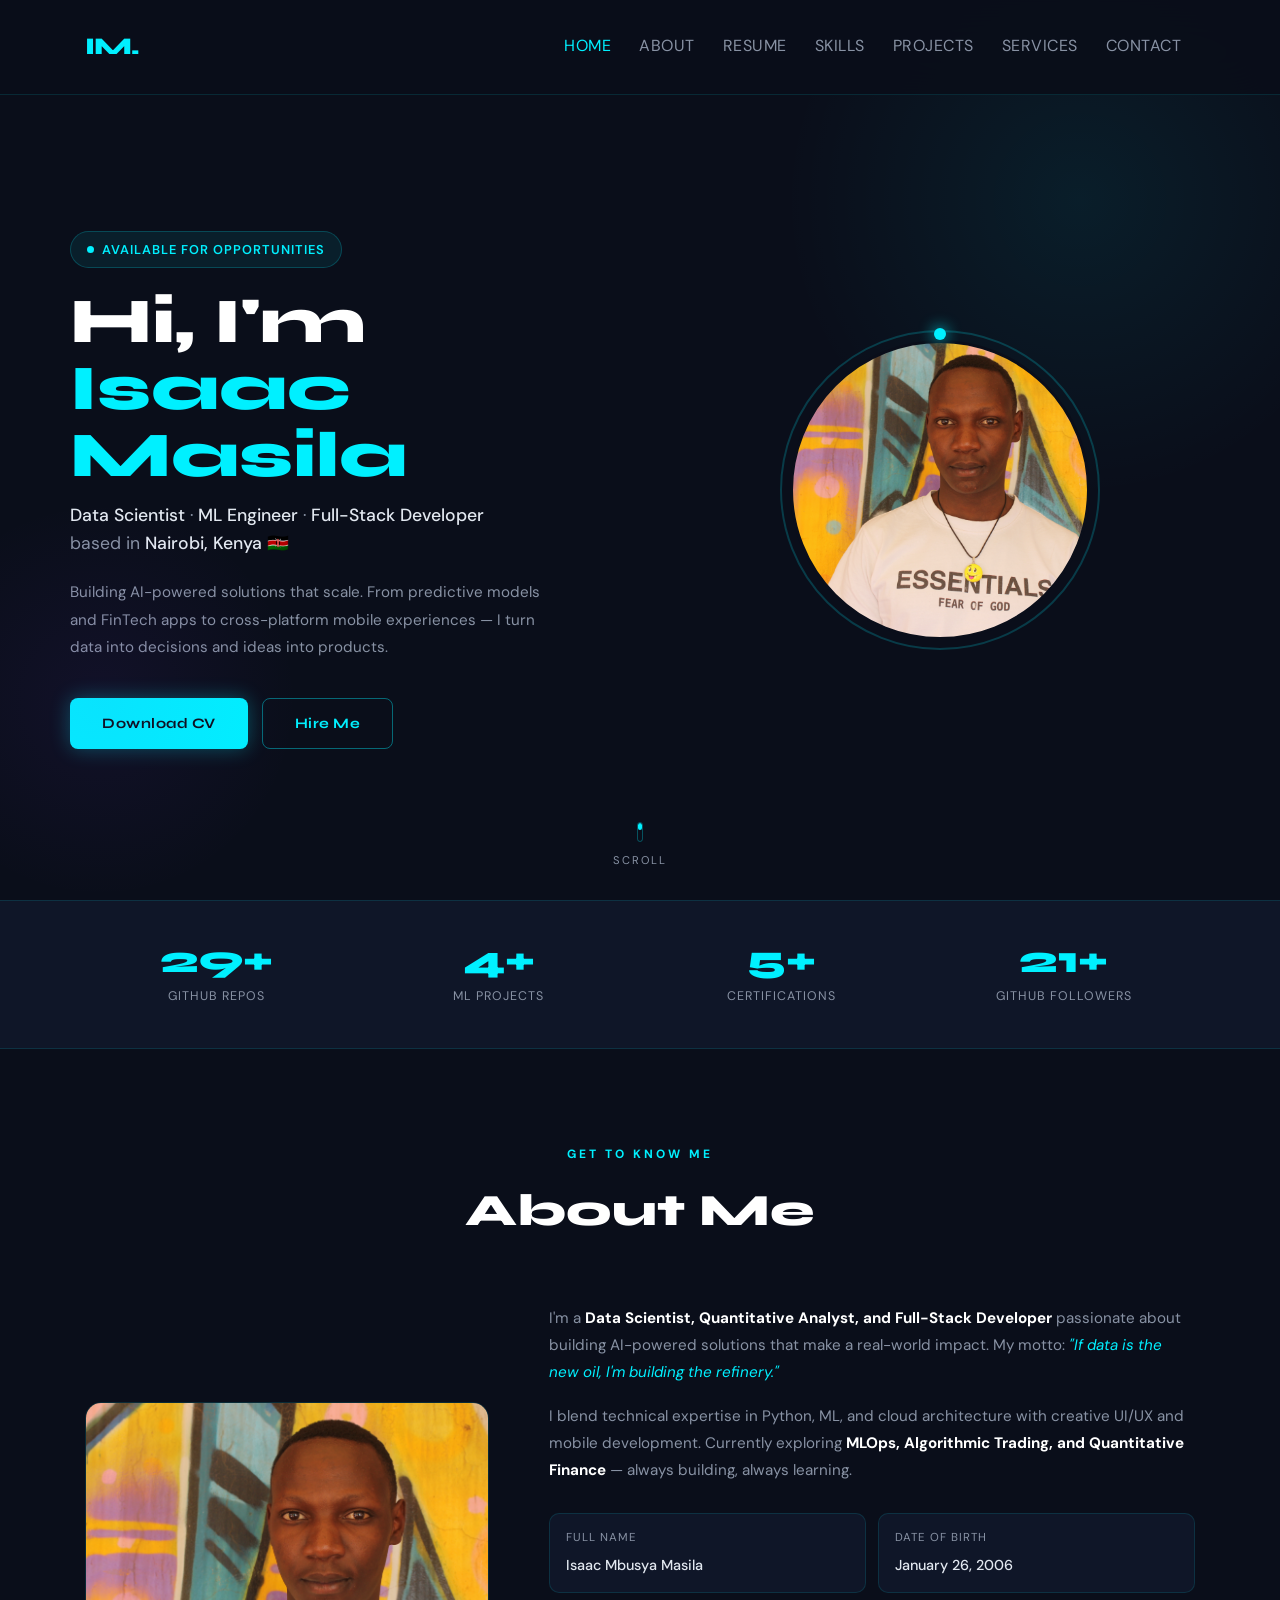
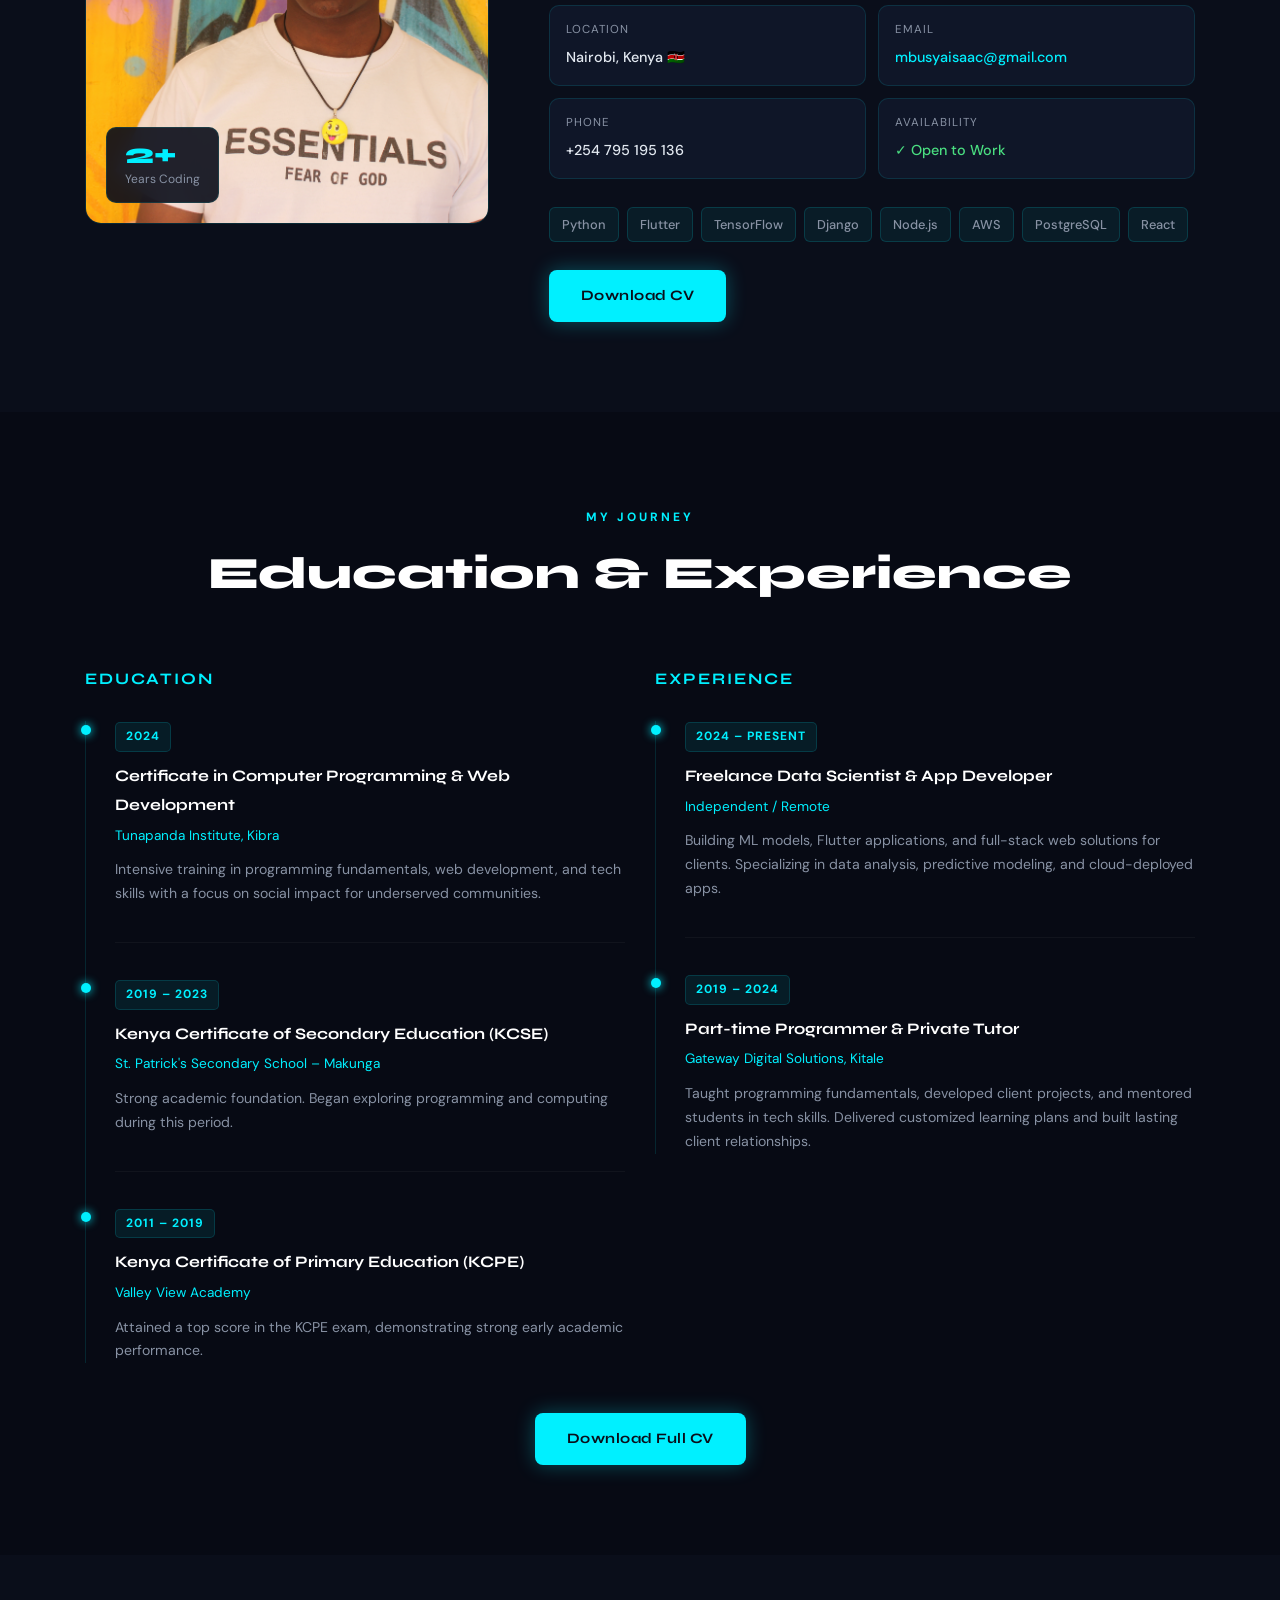
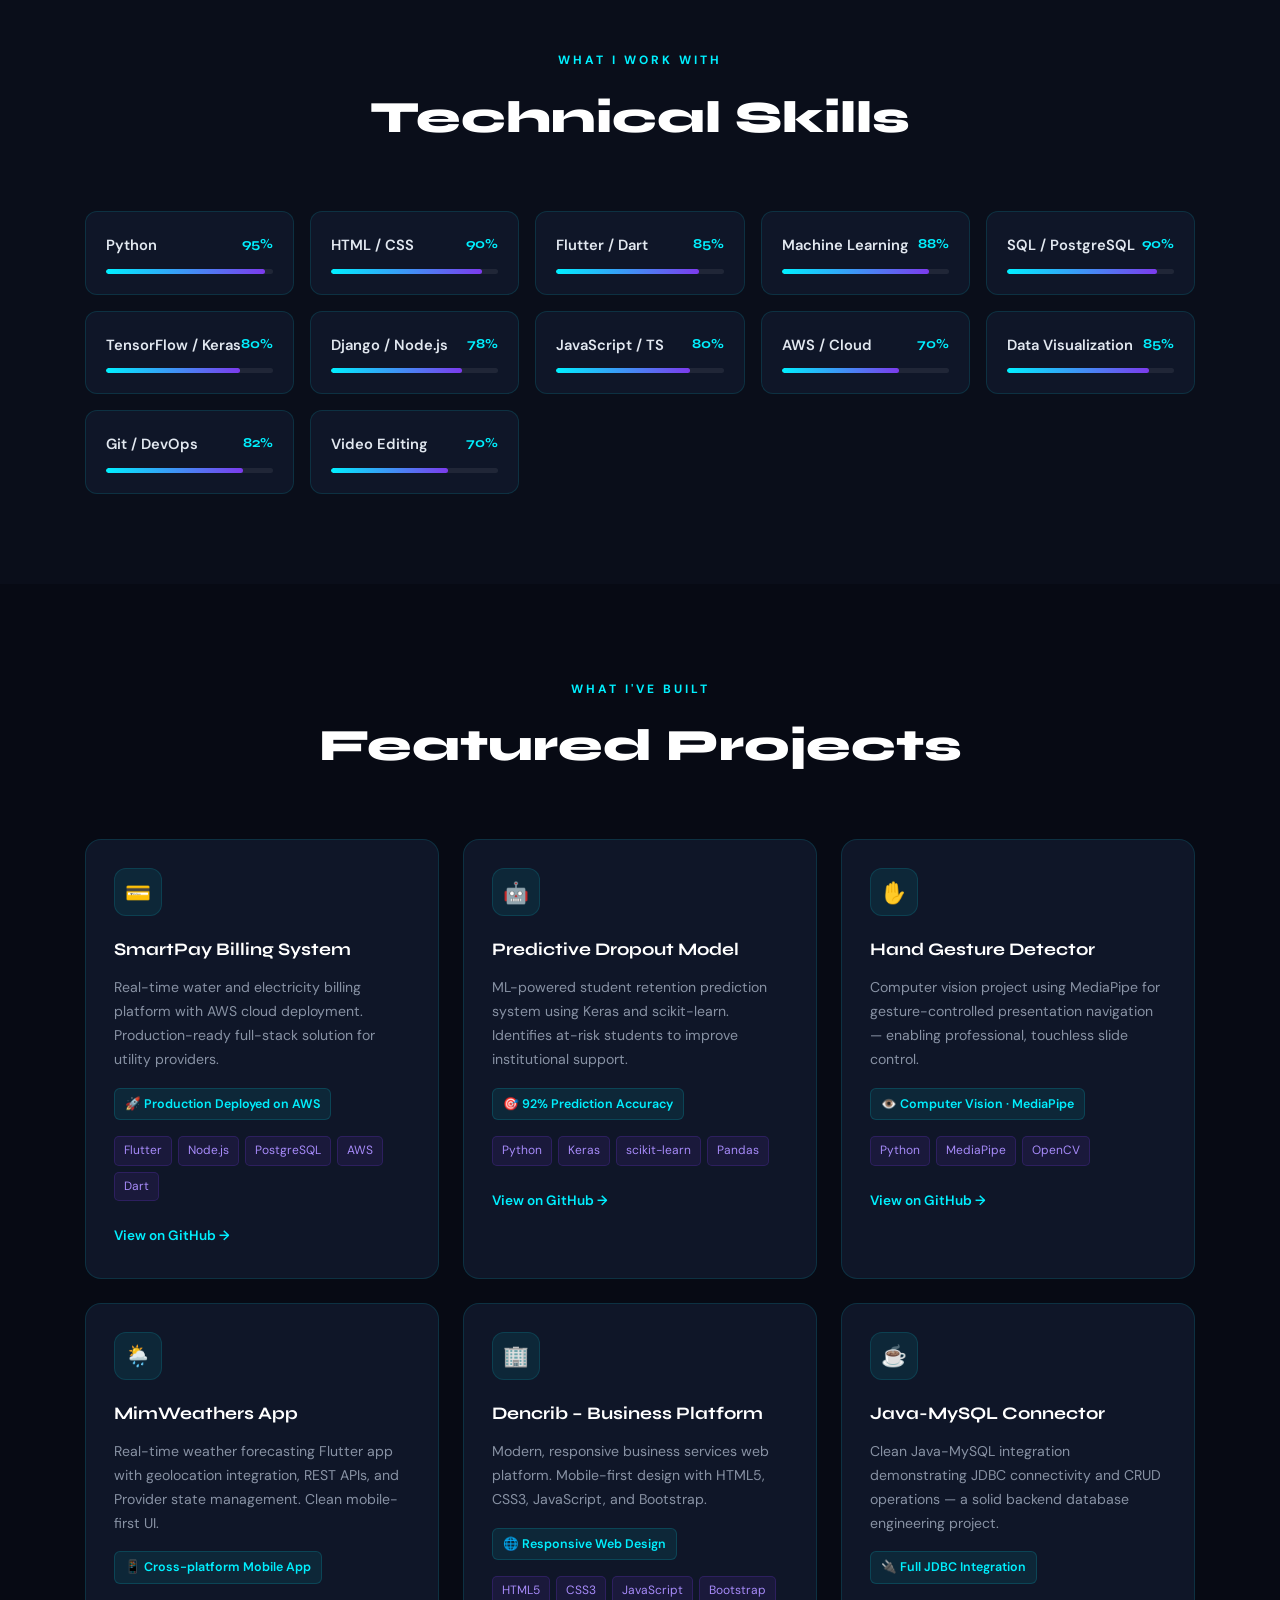
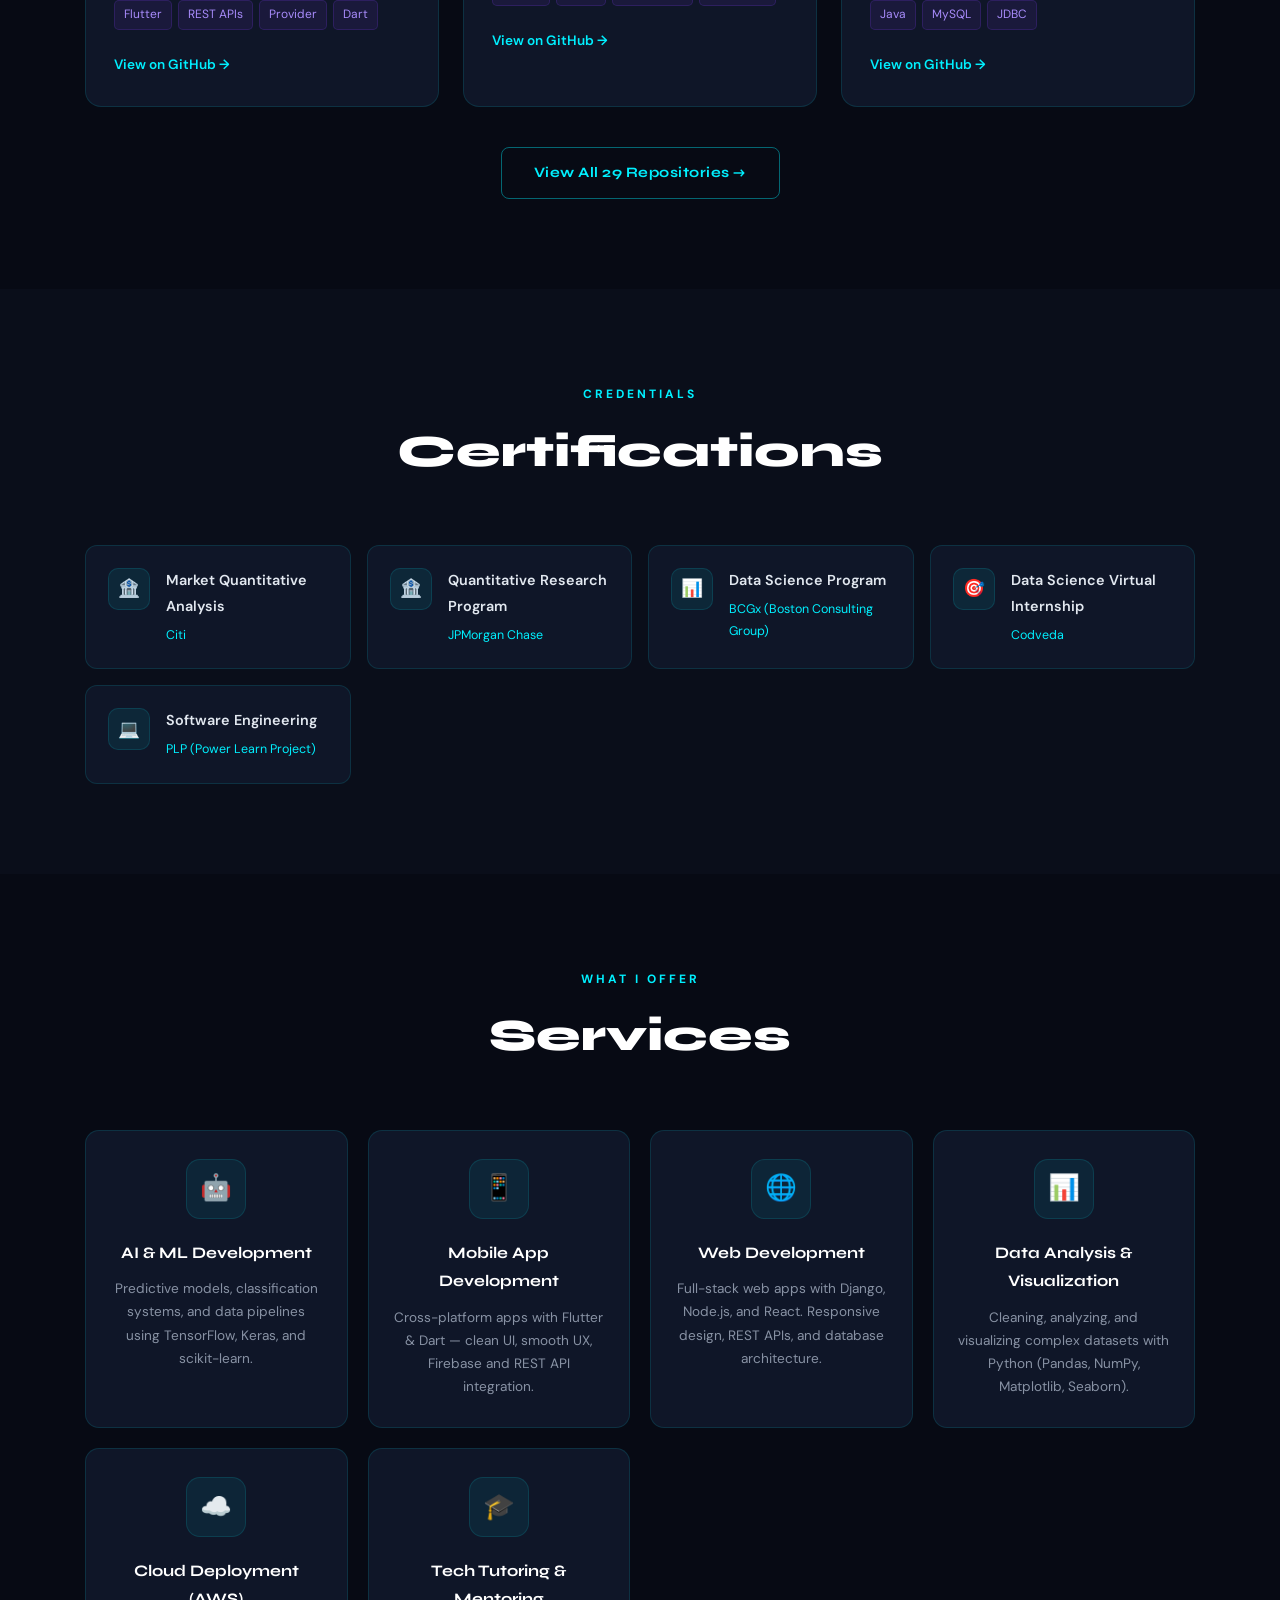
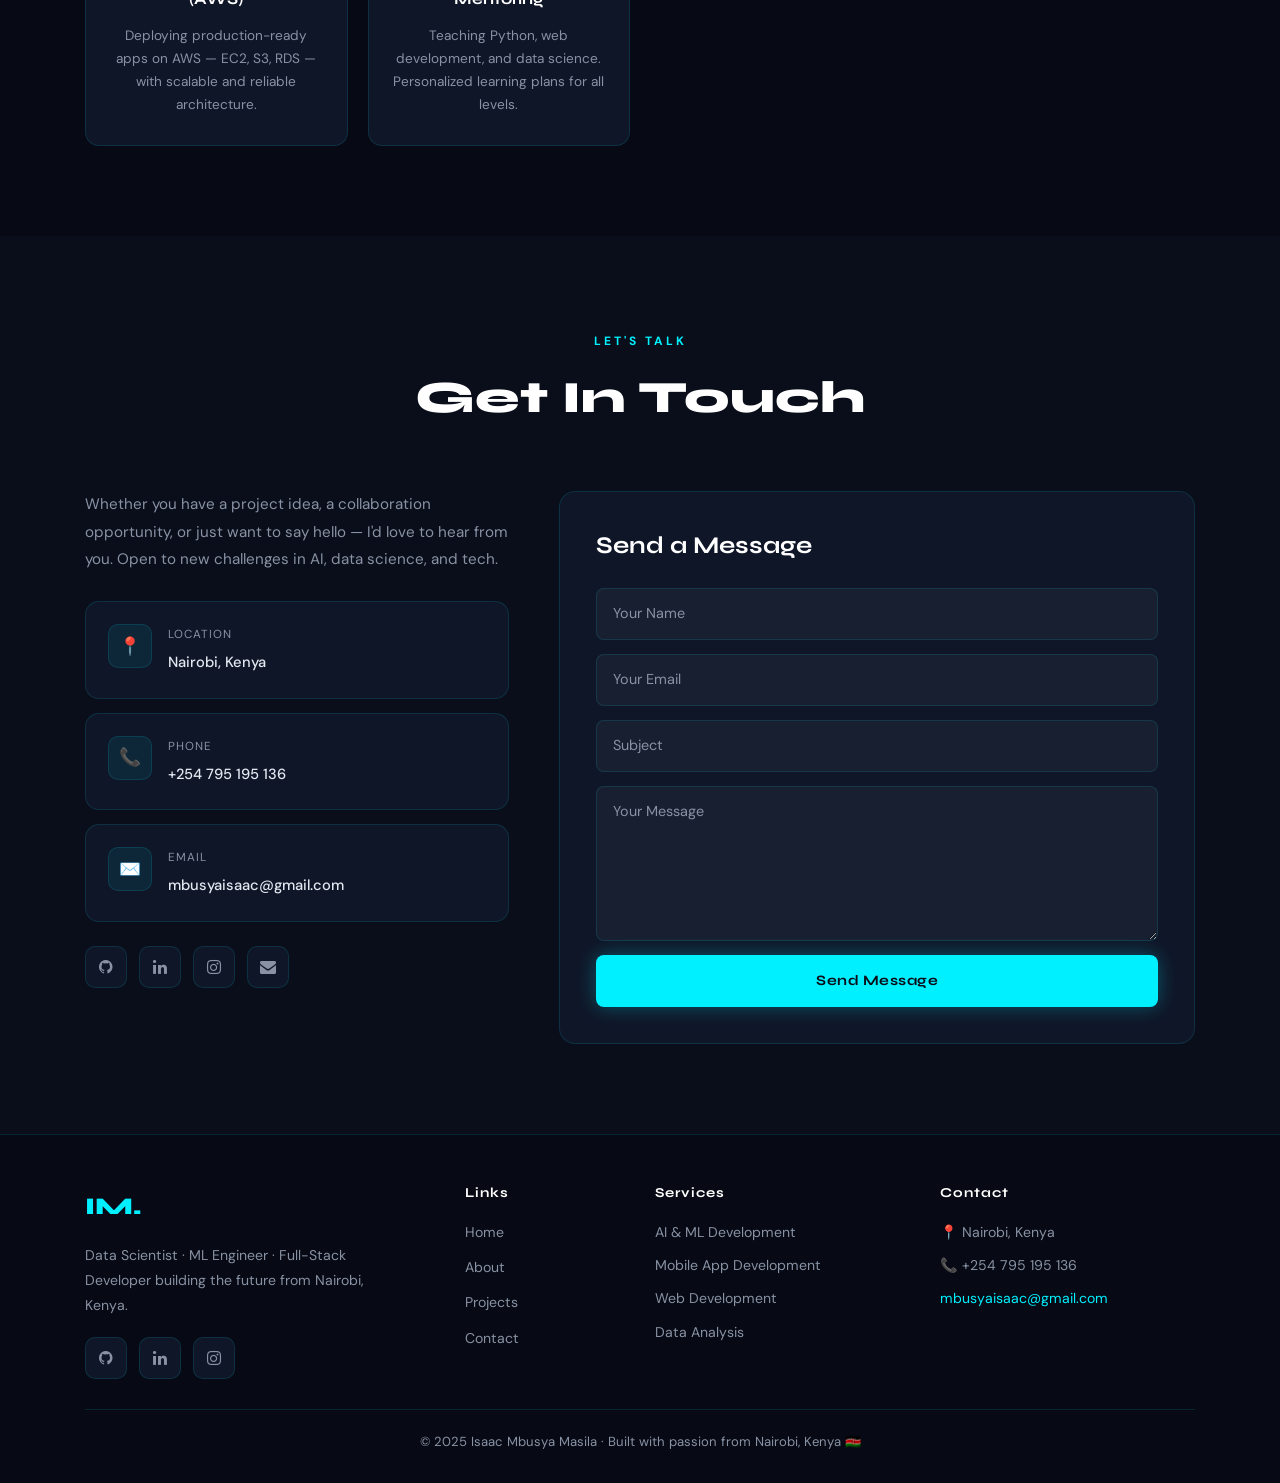
<file: index.html>
<!doctype html>
<html lang="en">
  <head>
    <title>Isaac Masila | Data Scientist & Full-Stack Developer</title>
    <meta charset="utf-8" />
    <meta
      name="viewport"
      content="width=device-width, initial-scale=1, shrink-to-fit=no"
    />
    <meta
      name="description"
      content="Isaac Masila – Data Scientist, ML Engineer & Full-Stack Developer based in Kenya."
    />

    <link
      href="https://fonts.googleapis.com/css2?family=Syne:wght@400;600;700;800&family=DM+Sans:wght@300;400;500&display=swap"
      rel="stylesheet"
    />
    <link rel="stylesheet" href="css/open-iconic-bootstrap.min.css" />
    <link rel="stylesheet" href="css/animate.css" />
    <link rel="stylesheet" href="css/owl.carousel.min.css" />
    <link rel="stylesheet" href="css/owl.theme.default.min.css" />
    <link rel="stylesheet" href="css/magnific-popup.css" />
    <link rel="stylesheet" href="css/aos.css" />
    <link rel="stylesheet" href="css/ionicons.min.css" />
    <link rel="stylesheet" href="css/flaticon.css" />
    <link rel="stylesheet" href="css/icomoon.css" />
    <link rel="stylesheet" href="css/style.css" />

    <style>
      :root {
        --primary: #00f0ff;
        --bg-dark: #0a0e1a;
        --bg-card: #0f1628;
        --text-main: #e2e8f0;
        --text-muted: #8892a4;
        --accent: #7c3aed;
        --border: rgba(0, 240, 255, 0.12);
        --glow: 0 0 30px rgba(0, 240, 255, 0.15);
      }
      * {
        box-sizing: border-box;
      }
      body {
        background-color: var(--bg-dark);
        color: var(--text-main);
        font-family: "DM Sans", sans-serif;
        overflow-x: hidden;
      }
      h1,
      h2,
      h3,
      h4,
      h5 {
        font-family: "Syne", sans-serif;
      }

      /* NAVBAR */
      .ftco_navbar {
        background: rgba(10, 14, 26, 0.95) !important;
        backdrop-filter: blur(20px);
        border-bottom: 1px solid var(--border);
        padding: 14px 0;
      }
      .navbar-brand {
        font-family: "Syne", sans-serif;
        font-weight: 800;
        font-size: 1.5rem;
        color: var(--primary) !important;
        letter-spacing: -1px;
      }
      .ftco_navbar .nav-link {
        color: var(--text-muted) !important;
        font-weight: 500;
        font-size: 0.88rem;
        letter-spacing: 0.5px;
        text-transform: uppercase;
        transition: color 0.2s;
        padding: 6px 14px !important;
      }
      .ftco_navbar .nav-link:hover,
      .ftco_navbar .nav-link.active {
        color: var(--primary) !important;
      }

      /* HERO */
      #home-section {
        min-height: 100vh;
        display: flex;
        align-items: center;
        background: var(--bg-dark);
        position: relative;
        overflow: hidden;
        padding-top: 80px;
      }
      .hero-grid {
        width: 100%;
        max-width: 1200px;
        margin: 0 auto;
        padding: 0 30px;
        display: grid;
        grid-template-columns: 1fr 1fr;
        gap: 60px;
        align-items: center;
      }
      .hero-glow1 {
        position: absolute;
        width: 600px;
        height: 600px;
        border-radius: 50%;
        background: radial-gradient(
          circle,
          rgba(0, 240, 255, 0.07) 0%,
          transparent 70%
        );
        top: -100px;
        right: -100px;
        pointer-events: none;
      }
      .hero-glow2 {
        position: absolute;
        width: 400px;
        height: 400px;
        border-radius: 50%;
        background: radial-gradient(
          circle,
          rgba(124, 58, 237, 0.07) 0%,
          transparent 70%
        );
        bottom: 0;
        left: -100px;
        pointer-events: none;
      }
      .hero-tag {
        display: inline-flex;
        align-items: center;
        gap: 8px;
        background: rgba(0, 240, 255, 0.08);
        border: 1px solid rgba(0, 240, 255, 0.2);
        border-radius: 50px;
        padding: 6px 16px;
        font-size: 0.8rem;
        color: var(--primary);
        font-weight: 600;
        letter-spacing: 1px;
        text-transform: uppercase;
        margin-bottom: 20px;
      }
      .hero-tag::before {
        content: "";
        width: 7px;
        height: 7px;
        background: var(--primary);
        border-radius: 50%;
        animation: blink 1.5s infinite;
      }
      @keyframes blink {
        0%,
        100% {
          opacity: 1;
        }
        50% {
          opacity: 0.3;
        }
      }
      .hero-name {
        font-family: "Syne", sans-serif;
        font-size: clamp(2.8rem, 5vw, 4.2rem);
        font-weight: 800;
        line-height: 1.05;
        color: #fff;
        margin-bottom: 12px;
      }
      .hero-name span {
        color: var(--primary);
      }
      .hero-roles {
        font-size: 1.1rem;
        color: var(--text-muted);
        margin-bottom: 22px;
        line-height: 1.6;
      }
      .hero-roles strong {
        color: var(--text-main);
        font-weight: 500;
      }
      .hero-desc {
        font-size: 0.95rem;
        color: var(--text-muted);
        line-height: 1.8;
        max-width: 480px;
        margin-bottom: 36px;
      }
      .hero-btns {
        display: flex;
        gap: 14px;
        flex-wrap: wrap;
      }
      .btn-glow {
        background: var(--primary);
        color: #0a0e1a !important;
        font-family: "Syne", sans-serif;
        font-weight: 700;
        font-size: 0.9rem;
        padding: 13px 32px;
        border-radius: 8px;
        border: none;
        text-decoration: none !important;
        letter-spacing: 0.5px;
        transition: all 0.3s;
        box-shadow: 0 0 20px rgba(0, 240, 255, 0.3);
        display: inline-block;
      }
      .btn-glow:hover {
        transform: translateY(-2px);
        box-shadow: 0 0 35px rgba(0, 240, 255, 0.5);
      }
      .btn-outline-glow {
        background: transparent;
        color: var(--primary) !important;
        font-family: "Syne", sans-serif;
        font-weight: 700;
        font-size: 0.9rem;
        padding: 12px 32px;
        border-radius: 8px;
        border: 1px solid rgba(0, 240, 255, 0.4);
        text-decoration: none !important;
        letter-spacing: 0.5px;
        transition: all 0.3s;
        display: inline-block;
      }
      .btn-outline-glow:hover {
        background: rgba(0, 240, 255, 0.07);
        border-color: var(--primary);
        transform: translateY(-2px);
      }

      /* HERO IMAGE */
      .hero-img-wrap {
        display: flex;
        justify-content: center;
        align-items: center;
      }
      .hero-ring {
        width: 320px;
        height: 320px;
        border-radius: 50%;
        border: 2px solid rgba(0, 240, 255, 0.2);
        padding: 8px;
        position: relative;
        animation: spin 12s linear infinite;
      }
      .hero-ring::before {
        content: "";
        position: absolute;
        top: -4px;
        left: 50%;
        width: 12px;
        height: 12px;
        background: var(--primary);
        border-radius: 50%;
        transform: translateX(-50%);
        box-shadow: 0 0 15px var(--primary);
      }
      @keyframes spin {
        from {
          transform: rotate(0deg);
        }
        to {
          transform: rotate(360deg);
        }
      }
      .hero-img {
        width: 100%;
        height: 100%;
        border-radius: 50%;
        background-image: url(images/Mine.JPG);
        background-size: cover;
        background-position: center top;
        border: 3px solid var(--bg-dark);
        animation: spin 12s linear infinite reverse;
      }

      /* STATS */
      .stats-bar {
        background: var(--bg-card);
        border-top: 1px solid var(--border);
        border-bottom: 1px solid var(--border);
        padding: 40px 0;
      }
      .stats-inner {
        display: grid;
        grid-template-columns: repeat(4, 1fr);
        gap: 20px;
        text-align: center;
      }
      .stat-num {
        font-family: "Syne", sans-serif;
        font-size: 2.4rem;
        font-weight: 800;
        color: var(--primary);
        line-height: 1;
      }
      .stat-lbl {
        font-size: 0.78rem;
        color: var(--text-muted);
        text-transform: uppercase;
        letter-spacing: 1px;
        margin-top: 6px;
      }

      /* SECTIONS */
      .sec {
        padding: 90px 0;
      }
      .sec-alt {
        padding: 90px 0;
        background: #070a14;
      }
      .sec-head {
        text-align: center;
        margin-bottom: 60px;
      }
      .eyebrow {
        display: inline-block;
        font-size: 0.75rem;
        font-weight: 700;
        letter-spacing: 3px;
        text-transform: uppercase;
        color: var(--primary);
        margin-bottom: 12px;
      }
      .sec-head h2 {
        font-family: "Syne", sans-serif;
        font-size: clamp(2rem, 3.5vw, 2.8rem);
        font-weight: 800;
        color: #fff;
        margin-bottom: 0;
      }

      /* ABOUT */
      .about-grid {
        display: grid;
        grid-template-columns: 1fr 1.6fr;
        gap: 60px;
        align-items: center;
      }
      .about-img-wrap {
        border-radius: 16px;
        overflow: hidden;
        border: 1px solid var(--border);
        position: relative;
      }
      .about-img-wrap img {
        width: 100%;
        height: 420px;
        object-fit: cover;
        object-position: center top;
        display: block;
      }
      .about-badge {
        position: absolute;
        bottom: 20px;
        left: 20px;
        background: rgba(10, 14, 26, 0.9);
        border: 1px solid var(--border);
        border-radius: 10px;
        padding: 12px 18px;
        backdrop-filter: blur(10px);
      }
      .about-badge .n {
        font-family: "Syne", sans-serif;
        font-size: 1.8rem;
        font-weight: 800;
        color: var(--primary);
        line-height: 1;
      }
      .about-badge .l {
        font-size: 0.75rem;
        color: var(--text-muted);
      }
      .info-grid {
        display: grid;
        grid-template-columns: 1fr 1fr;
        gap: 12px;
        margin: 28px 0;
      }
      .info-item {
        background: var(--bg-card);
        border: 1px solid var(--border);
        border-radius: 10px;
        padding: 14px 16px;
      }
      .info-item .k {
        font-size: 0.72rem;
        color: var(--text-muted);
        text-transform: uppercase;
        letter-spacing: 1px;
        margin-bottom: 4px;
      }
      .info-item .v {
        font-size: 0.9rem;
        color: var(--text-main);
        font-weight: 500;
      }
      .about-text {
        font-size: 0.95rem;
        color: var(--text-muted);
        line-height: 1.8;
      }
      .tags {
        display: flex;
        flex-wrap: wrap;
        gap: 8px;
        margin-top: 16px;
      }
      .tag {
        background: rgba(0, 240, 255, 0.06);
        border: 1px solid rgba(0, 240, 255, 0.15);
        color: var(--text-muted);
        border-radius: 6px;
        padding: 5px 12px;
        font-size: 0.8rem;
        font-weight: 500;
        transition: all 0.2s;
      }
      .tag:hover {
        background: rgba(0, 240, 255, 0.12);
        color: var(--primary);
        border-color: rgba(0, 240, 255, 0.3);
      }

      /* SKILLS */
      .skills-grid {
        display: grid;
        grid-template-columns: repeat(auto-fit, minmax(200px, 1fr));
        gap: 16px;
      }
      .skill-card {
        background: var(--bg-card);
        border: 1px solid var(--border);
        border-radius: 12px;
        padding: 20px;
        transition: all 0.3s;
      }
      .skill-card:hover {
        border-color: rgba(0, 240, 255, 0.35);
        transform: translateY(-3px);
        box-shadow: var(--glow);
      }
      .skill-name {
        font-weight: 600;
        font-size: 0.92rem;
        margin-bottom: 10px;
        display: flex;
        justify-content: space-between;
      }
      .skill-pct {
        color: var(--primary);
        font-family: "Syne", sans-serif;
        font-size: 0.85rem;
        font-weight: 700;
      }
      .skill-bar {
        height: 5px;
        background: rgba(255, 255, 255, 0.07);
        border-radius: 10px;
        overflow: hidden;
      }
      .skill-fill {
        height: 100%;
        background: linear-gradient(90deg, var(--primary), var(--accent));
        border-radius: 10px;
      }

      /* PROJECTS */
      .proj-grid {
        display: grid;
        grid-template-columns: repeat(auto-fit, minmax(320px, 1fr));
        gap: 24px;
      }
      .proj-card {
        background: var(--bg-card);
        border: 1px solid var(--border);
        border-radius: 16px;
        padding: 28px;
        transition: all 0.3s;
        position: relative;
        overflow: hidden;
      }
      .proj-card::before {
        content: "";
        position: absolute;
        top: 0;
        left: 0;
        right: 0;
        height: 3px;
        background: linear-gradient(90deg, var(--primary), var(--accent));
        opacity: 0;
        transition: opacity 0.3s;
      }
      .proj-card:hover {
        border-color: rgba(0, 240, 255, 0.3);
        transform: translateY(-5px);
        box-shadow:
          0 20px 50px rgba(0, 0, 0, 0.4),
          var(--glow);
      }
      .proj-card:hover::before {
        opacity: 1;
      }
      .proj-ico {
        width: 48px;
        height: 48px;
        background: rgba(0, 240, 255, 0.08);
        border: 1px solid var(--border);
        border-radius: 12px;
        display: flex;
        align-items: center;
        justify-content: center;
        margin-bottom: 18px;
        font-size: 1.3rem;
      }
      .proj-title {
        font-family: "Syne", sans-serif;
        font-weight: 700;
        font-size: 1.1rem;
        color: #fff;
        margin-bottom: 10px;
      }
      .proj-desc {
        font-size: 0.88rem;
        color: var(--text-muted);
        line-height: 1.7;
        margin-bottom: 16px;
      }
      .proj-impact {
        display: inline-block;
        background: rgba(0, 240, 255, 0.08);
        border: 1px solid rgba(0, 240, 255, 0.15);
        color: var(--primary);
        font-size: 0.78rem;
        font-weight: 600;
        padding: 4px 10px;
        border-radius: 6px;
        margin-bottom: 16px;
      }
      .stack-tags {
        display: flex;
        flex-wrap: wrap;
        gap: 6px;
        margin-bottom: 20px;
      }
      .stack-tag {
        background: rgba(124, 58, 237, 0.1);
        border: 1px solid rgba(124, 58, 237, 0.2);
        color: #a78bfa;
        font-size: 0.75rem;
        padding: 3px 9px;
        border-radius: 5px;
      }
      .proj-link {
        display: inline-flex;
        align-items: center;
        gap: 6px;
        color: var(--primary);
        font-size: 0.85rem;
        font-weight: 600;
        text-decoration: none;
        transition: gap 0.2s;
      }
      .proj-link:hover {
        color: var(--primary);
        gap: 10px;
        text-decoration: none;
      }

      /* CERTS */
      .cert-grid {
        display: grid;
        grid-template-columns: repeat(auto-fit, minmax(260px, 1fr));
        gap: 16px;
      }
      .cert-card {
        background: var(--bg-card);
        border: 1px solid var(--border);
        border-radius: 12px;
        padding: 22px;
        display: flex;
        gap: 16px;
        align-items: flex-start;
        transition: all 0.3s;
      }
      .cert-card:hover {
        border-color: rgba(0, 240, 255, 0.3);
        transform: translateY(-2px);
        box-shadow: var(--glow);
      }
      .cert-ico {
        width: 42px;
        height: 42px;
        min-width: 42px;
        background: rgba(0, 240, 255, 0.08);
        border: 1px solid var(--border);
        border-radius: 10px;
        display: flex;
        align-items: center;
        justify-content: center;
        font-size: 1.1rem;
      }
      .cert-name {
        font-weight: 600;
        font-size: 0.9rem;
        color: var(--text-main);
        margin-bottom: 4px;
      }
      .cert-by {
        font-size: 0.78rem;
        color: var(--primary);
      }

      /* TIMELINE */
      .timeline {
        position: relative;
        padding-left: 30px;
      }
      .timeline::before {
        content: "";
        position: absolute;
        left: 0;
        top: 0;
        bottom: 0;
        width: 1px;
        background: var(--border);
      }
      .tl-item {
        position: relative;
        margin-bottom: 36px;
        padding-bottom: 36px;
        border-bottom: 1px solid rgba(255, 255, 255, 0.04);
      }
      .tl-item:last-child {
        margin-bottom: 0;
        padding-bottom: 0;
        border-bottom: none;
      }
      .tl-dot {
        position: absolute;
        left: -34px;
        top: 4px;
        width: 10px;
        height: 10px;
        background: var(--primary);
        border-radius: 50%;
        box-shadow: 0 0 10px var(--primary);
      }
      .tl-date {
        display: inline-block;
        font-size: 0.75rem;
        font-weight: 700;
        letter-spacing: 1px;
        text-transform: uppercase;
        color: var(--primary);
        background: rgba(0, 240, 255, 0.08);
        border: 1px solid rgba(0, 240, 255, 0.15);
        border-radius: 5px;
        padding: 3px 10px;
        margin-bottom: 10px;
      }
      .tl-title {
        font-family: "Syne", sans-serif;
        font-weight: 700;
        font-size: 1rem;
        color: #fff;
        margin-bottom: 4px;
      }
      .tl-inst {
        font-size: 0.85rem;
        color: var(--primary);
        margin-bottom: 10px;
      }
      .tl-desc {
        font-size: 0.88rem;
        color: var(--text-muted);
        line-height: 1.7;
      }

      /* SERVICES */
      .svc-grid {
        display: grid;
        grid-template-columns: repeat(auto-fit, minmax(240px, 1fr));
        gap: 20px;
      }
      .svc-card {
        background: var(--bg-card);
        border: 1px solid var(--border);
        border-radius: 14px;
        padding: 28px 24px;
        text-align: center;
        transition: all 0.3s;
      }
      .svc-card:hover {
        border-color: rgba(0, 240, 255, 0.3);
        transform: translateY(-4px);
        box-shadow: var(--glow);
      }
      .svc-ico {
        width: 60px;
        height: 60px;
        background: rgba(0, 240, 255, 0.07);
        border: 1px solid var(--border);
        border-radius: 14px;
        display: flex;
        align-items: center;
        justify-content: center;
        margin: 0 auto 20px;
        font-size: 1.6rem;
      }
      .svc-title {
        font-family: "Syne", sans-serif;
        font-weight: 700;
        font-size: 1rem;
        color: #fff;
        margin-bottom: 10px;
      }
      .svc-desc {
        font-size: 0.85rem;
        color: var(--text-muted);
        line-height: 1.7;
      }

      /* CONTACT */
      .contact-grid {
        display: grid;
        grid-template-columns: 1fr 1.5fr;
        gap: 50px;
      }
      .contact-card {
        background: var(--bg-card);
        border: 1px solid var(--border);
        border-radius: 14px;
        padding: 22px;
        display: flex;
        gap: 16px;
        align-items: flex-start;
        transition: all 0.3s;
        margin-bottom: 14px;
      }
      .contact-card:hover {
        border-color: rgba(0, 240, 255, 0.3);
        box-shadow: var(--glow);
      }
      .contact-ico {
        width: 44px;
        height: 44px;
        min-width: 44px;
        background: rgba(0, 240, 255, 0.08);
        border: 1px solid var(--border);
        border-radius: 10px;
        display: flex;
        align-items: center;
        justify-content: center;
        font-size: 1.1rem;
        color: var(--primary);
      }
      .contact-lbl {
        font-size: 0.73rem;
        color: var(--text-muted);
        text-transform: uppercase;
        letter-spacing: 1px;
        margin-bottom: 4px;
      }
      .contact-val {
        font-size: 0.92rem;
        color: var(--text-main);
        font-weight: 500;
      }
      .contact-val a {
        color: var(--text-main);
        text-decoration: none;
        transition: color 0.2s;
      }
      .contact-val a:hover {
        color: var(--primary);
      }
      .cf-wrap {
        background: var(--bg-card);
        border: 1px solid var(--border);
        border-radius: 16px;
        padding: 36px;
      }
      .cf-input {
        background: rgba(255, 255, 255, 0.04) !important;
        border: 1px solid var(--border) !important;
        border-radius: 8px !important;
        color: var(--text-main) !important;
        padding: 12px 16px !important;
        font-size: 0.9rem !important;
        transition: border-color 0.2s !important;
        width: 100%;
        margin-bottom: 14px;
        display: block;
      }
      .cf-input:focus {
        border-color: rgba(0, 240, 255, 0.4) !important;
        outline: none !important;
        background: rgba(255, 255, 255, 0.05) !important;
      }
      .cf-input::placeholder {
        color: var(--text-muted) !important;
      }
      .socials {
        display: flex;
        gap: 12px;
        margin-top: 24px;
      }
      .social-a {
        width: 42px;
        height: 42px;
        background: var(--bg-card);
        border: 1px solid var(--border);
        border-radius: 10px;
        display: flex;
        align-items: center;
        justify-content: center;
        color: var(--text-muted);
        font-size: 1rem;
        text-decoration: none;
        transition: all 0.3s;
      }
      .social-a:hover {
        border-color: rgba(0, 240, 255, 0.4);
        color: var(--primary);
        transform: translateY(-2px);
        text-decoration: none;
      }

      /* FOOTER */
      .footer-wrap {
        background: #070a14;
        border-top: 1px solid var(--border);
        padding: 50px 0 30px;
      }
      .footer-logo-a {
        font-family: "Syne", sans-serif;
        font-size: 1.5rem;
        font-weight: 800;
        color: var(--primary);
        text-decoration: none;
        display: block;
        margin-bottom: 14px;
      }
      .footer-copy {
        font-size: 0.82rem;
        color: var(--text-muted);
        margin-top: 30px;
        padding-top: 20px;
        border-top: 1px solid var(--border);
        text-align: center;
      }
      .footer-link {
        color: var(--text-muted);
        text-decoration: none;
        font-size: 0.88rem;
        display: block;
        margin-bottom: 10px;
        transition: color 0.2s;
      }
      .footer-link:hover {
        color: var(--primary);
        text-decoration: none;
      }

      /* SCROLL */
      .scroll-ind {
        position: absolute;
        bottom: 30px;
        left: 50%;
        transform: translateX(-50%);
        display: flex;
        flex-direction: column;
        align-items: center;
        gap: 8px;
      }
      .scroll-d {
        width: 6px;
        height: 20px;
        border: 1px solid rgba(0, 240, 255, 0.3);
        border-radius: 10px;
        position: relative;
        overflow: hidden;
      }
      .scroll-d::after {
        content: "";
        position: absolute;
        width: 100%;
        height: 40%;
        background: var(--primary);
        top: 0;
        left: 0;
        border-radius: 10px;
        animation: scrolld 1.8s ease infinite;
      }
      @keyframes scrolld {
        0% {
          top: 0;
          opacity: 1;
        }
        100% {
          top: 100%;
          opacity: 0;
        }
      }
      .scroll-t {
        font-size: 0.7rem;
        color: var(--text-muted);
        letter-spacing: 2px;
        text-transform: uppercase;
      }

      /* RESPONSIVE */
      @media (max-width: 768px) {
        .hero-grid {
          grid-template-columns: 1fr;
          text-align: center;
          gap: 40px;
        }
        .hero-img-wrap {
          order: -1;
        }
        .hero-ring {
          width: 220px;
          height: 220px;
        }
        .hero-btns {
          justify-content: center;
        }
        .hero-desc {
          margin: 0 auto 36px;
        }
        .hero-tag {
          margin: 0 auto 20px;
        }
        .about-grid {
          grid-template-columns: 1fr;
        }
        .contact-grid {
          grid-template-columns: 1fr;
        }
        .stats-inner {
          grid-template-columns: 1fr 1fr;
        }
      }

      #ftco-loader {
        background: var(--bg-dark);
      }
      #ftco-loader .circular .path {
        stroke: var(--primary);
      }
    </style>
  </head>

  <body data-spy="scroll" data-target=".site-navbar-target" data-offset="300">
    <!-- NAVBAR -->
    <nav
      class="navbar navbar-expand-lg ftco_navbar ftco-navbar-light site-navbar-target fixed-top"
      id="ftco-navbar"
    >
      <div class="container">
        <a class="navbar-brand" href="index.html">IM.</a>
        <button
          class="navbar-toggler"
          type="button"
          data-toggle="collapse"
          data-target="#ftco-nav"
        >
          <span class="oi oi-menu"></span>
        </button>
        <div class="collapse navbar-collapse" id="ftco-nav">
          <ul class="navbar-nav ml-auto">
            <li class="nav-item">
              <a href="#home-section" class="nav-link">Home</a>
            </li>
            <li class="nav-item">
              <a href="#about-section" class="nav-link">About</a>
            </li>
            <li class="nav-item">
              <a href="#resume-section" class="nav-link">Resume</a>
            </li>
            <li class="nav-item">
              <a href="#skills-section" class="nav-link">Skills</a>
            </li>
            <li class="nav-item">
              <a href="#projects-section" class="nav-link">Projects</a>
            </li>
            <li class="nav-item">
              <a href="#services-section" class="nav-link">Services</a>
            </li>
            <li class="nav-item">
              <a href="#contact-section" class="nav-link">Contact</a>
            </li>
          </ul>
        </div>
      </div>
    </nav>

    <!-- HERO -->
    <section id="home-section">
      <div class="hero-glow1"></div>
      <div class="hero-glow2"></div>
      <div class="hero-grid">
        <div>
          <div class="hero-tag">Available for opportunities</div>
          <h1 class="hero-name">Hi, I'm<br /><span>Isaac Masila</span></h1>
          <p class="hero-roles">
            <strong>Data Scientist</strong> &middot;
            <strong>ML Engineer</strong> &middot;
            <strong>Full-Stack Developer</strong><br />based in
            <strong>Nairobi, Kenya &#x1F1F0;&#x1F1EA;</strong>
          </p>
          <p class="hero-desc">
            Building AI-powered solutions that scale. From predictive models and
            FinTech apps to cross-platform mobile experiences &mdash; I turn
            data into decisions and ideas into products.
          </p>
          <div class="hero-btns">
            <a
              href="https://docs.google.com/document/d/1dMQg1EPiO5YZ6i7Aci_ehQgbpFVC5A4de8gTsGFaGm4/edit?usp=sharing"
              target="_blank"
              class="btn-glow"
              >Download CV</a
            >
            <a href="#contact-section" class="btn-outline-glow">Hire Me</a>
          </div>
        </div>
        <div class="hero-img-wrap">
          <div class="hero-ring">
            <div class="hero-img"></div>
          </div>
        </div>
      </div>
      <div class="scroll-ind">
        <div class="scroll-d"></div>
        <span class="scroll-t">Scroll</span>
      </div>
    </section>

    <!-- STATS BAR -->
    <div class="stats-bar">
      <div class="container">
        <div class="stats-inner">
          <div>
            <div class="stat-num" data-number="29">0</div>
            <div class="stat-lbl">GitHub Repos</div>
          </div>
          <div>
            <div class="stat-num" data-number="4">0</div>
            <div class="stat-lbl">ML Projects</div>
          </div>
          <div>
            <div class="stat-num" data-number="5">0</div>
            <div class="stat-lbl">Certifications</div>
          </div>
          <div>
            <div class="stat-num" data-number="21">0</div>
            <div class="stat-lbl">GitHub Followers</div>
          </div>
        </div>
      </div>
    </div>

    <!-- ABOUT -->
    <section class="sec" id="about-section">
      <div class="container">
        <div class="sec-head">
          <span class="eyebrow">Get to know me</span>
          <h2>About Me</h2>
        </div>
        <div class="about-grid">
          <div class="about-img-wrap">
            <img src="images/Mine.JPG" alt="Isaac Masila" />
            <div class="about-badge">
              <div class="n">2+</div>
              <div class="l">Years Coding</div>
            </div>
          </div>
          <div>
            <p class="about-text">
              I'm a
              <strong style="color: #fff"
                >Data Scientist, Quantitative Analyst, and Full-Stack
                Developer</strong
              >
              passionate about building AI-powered solutions that make a
              real-world impact. My motto:
              <em style="color: var(--primary)"
                >"If data is the new oil, I'm building the refinery."</em
              >
            </p>
            <p class="about-text" style="margin-top: 14px">
              I blend technical expertise in Python, ML, and cloud architecture
              with creative UI/UX and mobile development. Currently exploring
              <strong style="color: #fff"
                >MLOps, Algorithmic Trading, and Quantitative Finance</strong
              >
              &mdash; always building, always learning.
            </p>
            <div class="info-grid">
              <div class="info-item">
                <div class="k">Full Name</div>
                <div class="v">Isaac Mbusya Masila</div>
              </div>
              <div class="info-item">
                <div class="k">Date of Birth</div>
                <div class="v">January 26, 2006</div>
              </div>
              <div class="info-item">
                <div class="k">Location</div>
                <div class="v">Nairobi, Kenya &#x1F1F0;&#x1F1EA;</div>
              </div>
              <div class="info-item">
                <div class="k">Email</div>
                <div class="v">
                  <a
                    href="mailto:mbusyaisaac@gmail.com"
                    style="color: var(--primary); text-decoration: none"
                    >mbusyaisaac@gmail.com</a
                  >
                </div>
              </div>
              <div class="info-item">
                <div class="k">Phone</div>
                <div class="v">+254 795 195 136</div>
              </div>
              <div class="info-item">
                <div class="k">Availability</div>
                <div class="v" style="color: #4ade80">
                  &#x2713; Open to Work
                </div>
              </div>
            </div>
            <div class="tags">
              <span class="tag">Python</span><span class="tag">Flutter</span
              ><span class="tag">TensorFlow</span><span class="tag">Django</span
              ><span class="tag">Node.js</span><span class="tag">AWS</span
              ><span class="tag">PostgreSQL</span><span class="tag">React</span>
            </div>
            <div style="margin-top: 28px">
              <a
                href="https://docs.google.com/document/d/1dMQg1EPiO5YZ6i7Aci_ehQgbpFVC5A4de8gTsGFaGm4/edit?usp=sharing"
                target="_blank"
                class="btn-glow"
                >Download CV</a
              >
            </div>
          </div>
        </div>
      </div>
    </section>

    <!-- RESUME -->
    <section class="sec-alt" id="resume-section">
      <div class="container">
        <div class="sec-head">
          <span class="eyebrow">My Journey</span>
          <h2>Education &amp; Experience</h2>
        </div>
        <div class="row">
          <div class="col-md-6">
            <h4
              style="
                font-family: &quot;Syne&quot;, sans-serif;
                font-weight: 700;
                color: var(--primary);
                margin-bottom: 30px;
                font-size: 1rem;
                letter-spacing: 2px;
                text-transform: uppercase;
              "
            >
              Education
            </h4>
            <div class="timeline">
              <div class="tl-item">
                <div class="tl-dot"></div>
                <div class="tl-date">2024</div>
                <div class="tl-title">
                  Certificate in Computer Programming &amp; Web Development
                </div>
                <div class="tl-inst">Tunapanda Institute, Kibra</div>
                <div class="tl-desc">
                  Intensive training in programming fundamentals, web
                  development, and tech skills with a focus on social impact for
                  underserved communities.
                </div>
              </div>
              <div class="tl-item">
                <div class="tl-dot"></div>
                <div class="tl-date">2019 &ndash; 2023</div>
                <div class="tl-title">
                  Kenya Certificate of Secondary Education (KCSE)
                </div>
                <div class="tl-inst">
                  St. Patrick's Secondary School &ndash; Makunga
                </div>
                <div class="tl-desc">
                  Strong academic foundation. Began exploring programming and
                  computing during this period.
                </div>
              </div>
              <div class="tl-item">
                <div class="tl-dot"></div>
                <div class="tl-date">2011 &ndash; 2019</div>
                <div class="tl-title">
                  Kenya Certificate of Primary Education (KCPE)
                </div>
                <div class="tl-inst">Valley View Academy</div>
                <div class="tl-desc">
                  Attained a top score in the KCPE exam, demonstrating strong
                  early academic performance.
                </div>
              </div>
            </div>
          </div>
          <div class="col-md-6">
            <h4
              style="
                font-family: &quot;Syne&quot;, sans-serif;
                font-weight: 700;
                color: var(--primary);
                margin-bottom: 30px;
                font-size: 1rem;
                letter-spacing: 2px;
                text-transform: uppercase;
              "
            >
              Experience
            </h4>
            <div class="timeline">
              <div class="tl-item">
                <div class="tl-dot"></div>
                <div class="tl-date">2024 &ndash; Present</div>
                <div class="tl-title">
                  Freelance Data Scientist &amp; App Developer
                </div>
                <div class="tl-inst">Independent / Remote</div>
                <div class="tl-desc">
                  Building ML models, Flutter applications, and full-stack web
                  solutions for clients. Specializing in data analysis,
                  predictive modeling, and cloud-deployed apps.
                </div>
              </div>
              <div class="tl-item">
                <div class="tl-dot"></div>
                <div class="tl-date">2019 &ndash; 2024</div>
                <div class="tl-title">
                  Part-time Programmer &amp; Private Tutor
                </div>
                <div class="tl-inst">Gateway Digital Solutions, Kitale</div>
                <div class="tl-desc">
                  Taught programming fundamentals, developed client projects,
                  and mentored students in tech skills. Delivered customized
                  learning plans and built lasting client relationships.
                </div>
              </div>
            </div>
          </div>
        </div>
        <div style="text-align: center; margin-top: 50px">
          <a
            href="https://docs.google.com/document/d/1dMQg1EPiO5YZ6i7Aci_ehQgbpFVC5A4de8gTsGFaGm4/edit?usp=sharing"
            target="_blank"
            class="btn-glow"
            >Download Full CV</a
          >
        </div>
      </div>
    </section>

    <!-- SKILLS -->
    <section class="sec" id="skills-section">
      <div class="container">
        <div class="sec-head">
          <span class="eyebrow">What I work with</span>
          <h2>Technical Skills</h2>
        </div>
        <div class="skills-grid">
          <div class="skill-card">
            <div class="skill-name">
              Python<span class="skill-pct">95%</span>
            </div>
            <div class="skill-bar">
              <div class="skill-fill" style="width: 95%"></div>
            </div>
          </div>
          <div class="skill-card">
            <div class="skill-name">
              HTML / CSS<span class="skill-pct">90%</span>
            </div>
            <div class="skill-bar">
              <div class="skill-fill" style="width: 90%"></div>
            </div>
          </div>
          <div class="skill-card">
            <div class="skill-name">
              Flutter / Dart<span class="skill-pct">85%</span>
            </div>
            <div class="skill-bar">
              <div class="skill-fill" style="width: 85%"></div>
            </div>
          </div>
          <div class="skill-card">
            <div class="skill-name">
              Machine Learning<span class="skill-pct">88%</span>
            </div>
            <div class="skill-bar">
              <div class="skill-fill" style="width: 88%"></div>
            </div>
          </div>
          <div class="skill-card">
            <div class="skill-name">
              SQL / PostgreSQL<span class="skill-pct">90%</span>
            </div>
            <div class="skill-bar">
              <div class="skill-fill" style="width: 90%"></div>
            </div>
          </div>
          <div class="skill-card">
            <div class="skill-name">
              TensorFlow / Keras<span class="skill-pct">80%</span>
            </div>
            <div class="skill-bar">
              <div class="skill-fill" style="width: 80%"></div>
            </div>
          </div>
          <div class="skill-card">
            <div class="skill-name">
              Django / Node.js<span class="skill-pct">78%</span>
            </div>
            <div class="skill-bar">
              <div class="skill-fill" style="width: 78%"></div>
            </div>
          </div>
          <div class="skill-card">
            <div class="skill-name">
              JavaScript / TS<span class="skill-pct">80%</span>
            </div>
            <div class="skill-bar">
              <div class="skill-fill" style="width: 80%"></div>
            </div>
          </div>
          <div class="skill-card">
            <div class="skill-name">
              AWS / Cloud<span class="skill-pct">70%</span>
            </div>
            <div class="skill-bar">
              <div class="skill-fill" style="width: 70%"></div>
            </div>
          </div>
          <div class="skill-card">
            <div class="skill-name">
              Data Visualization<span class="skill-pct">85%</span>
            </div>
            <div class="skill-bar">
              <div class="skill-fill" style="width: 85%"></div>
            </div>
          </div>
          <div class="skill-card">
            <div class="skill-name">
              Git / DevOps<span class="skill-pct">82%</span>
            </div>
            <div class="skill-bar">
              <div class="skill-fill" style="width: 82%"></div>
            </div>
          </div>
          <div class="skill-card">
            <div class="skill-name">
              Video Editing<span class="skill-pct">70%</span>
            </div>
            <div class="skill-bar">
              <div class="skill-fill" style="width: 70%"></div>
            </div>
          </div>
        </div>
      </div>
    </section>

    <!-- PROJECTS -->
    <section class="sec-alt" id="projects-section">
      <div class="container">
        <div class="sec-head">
          <span class="eyebrow">What I've built</span>
          <h2>Featured Projects</h2>
        </div>
        <div class="proj-grid">
          <div class="proj-card">
            <div class="proj-ico">&#x1F4B3;</div>
            <div class="proj-title">SmartPay Billing System</div>
            <div class="proj-desc">
              Real-time water and electricity billing platform with AWS cloud
              deployment. Production-ready full-stack solution for utility
              providers.
            </div>
            <div class="proj-impact">&#x1F680; Production Deployed on AWS</div>
            <div class="stack-tags">
              <span class="stack-tag">Flutter</span
              ><span class="stack-tag">Node.js</span
              ><span class="stack-tag">PostgreSQL</span
              ><span class="stack-tag">AWS</span
              ><span class="stack-tag">Dart</span>
            </div>
            <a
              href="https://github.com/Masila-Isaac/Smartpay-Billing-system-"
              target="_blank"
              class="proj-link"
              >View on GitHub &rarr;</a
            >
          </div>
          <div class="proj-card">
            <div class="proj-ico">&#x1F916;</div>
            <div class="proj-title">Predictive Dropout Model</div>
            <div class="proj-desc">
              ML-powered student retention prediction system using Keras and
              scikit-learn. Identifies at-risk students to improve institutional
              support.
            </div>
            <div class="proj-impact">&#x1F3AF; 92% Prediction Accuracy</div>
            <div class="stack-tags">
              <span class="stack-tag">Python</span
              ><span class="stack-tag">Keras</span
              ><span class="stack-tag">scikit-learn</span
              ><span class="stack-tag">Pandas</span>
            </div>
            <a
              href="https://github.com/Masila-Isaac/Predictive-Droupout-Model"
              target="_blank"
              class="proj-link"
              >View on GitHub &rarr;</a
            >
          </div>
          <div class="proj-card">
            <div class="proj-ico">&#x270B;</div>
            <div class="proj-title">Hand Gesture Detector</div>
            <div class="proj-desc">
              Computer vision project using MediaPipe for gesture-controlled
              presentation navigation &mdash; enabling professional, touchless
              slide control.
            </div>
            <div class="proj-impact">
              &#x1F441;&#xFE0F; Computer Vision &middot; MediaPipe
            </div>
            <div class="stack-tags">
              <span class="stack-tag">Python</span
              ><span class="stack-tag">MediaPipe</span
              ><span class="stack-tag">OpenCV</span>
            </div>
            <a
              href="https://github.com/Masila-Isaac/HandGuestureDetector"
              target="_blank"
              class="proj-link"
              >View on GitHub &rarr;</a
            >
          </div>
          <div class="proj-card">
            <div class="proj-ico">&#x1F326;&#xFE0F;</div>
            <div class="proj-title">MimWeathers App</div>
            <div class="proj-desc">
              Real-time weather forecasting Flutter app with geolocation
              integration, REST APIs, and Provider state management. Clean
              mobile-first UI.
            </div>
            <div class="proj-impact">&#x1F4F1; Cross-platform Mobile App</div>
            <div class="stack-tags">
              <span class="stack-tag">Flutter</span
              ><span class="stack-tag">REST APIs</span
              ><span class="stack-tag">Provider</span
              ><span class="stack-tag">Dart</span>
            </div>
            <a
              href="https://github.com/Masila-Isaac/MimWeathers"
              target="_blank"
              class="proj-link"
              >View on GitHub &rarr;</a
            >
          </div>
          <div class="proj-card">
            <div class="proj-ico">&#x1F3E2;</div>
            <div class="proj-title">Dencrib &ndash; Business Platform</div>
            <div class="proj-desc">
              Modern, responsive business services web platform. Mobile-first
              design with HTML5, CSS3, JavaScript, and Bootstrap.
            </div>
            <div class="proj-impact">&#x1F310; Responsive Web Design</div>
            <div class="stack-tags">
              <span class="stack-tag">HTML5</span
              ><span class="stack-tag">CSS3</span
              ><span class="stack-tag">JavaScript</span
              ><span class="stack-tag">Bootstrap</span>
            </div>
            <a
              href="https://github.com/Masila-Isaac/Group10"
              target="_blank"
              class="proj-link"
              >View on GitHub &rarr;</a
            >
          </div>
          <div class="proj-card">
            <div class="proj-ico">&#x2615;</div>
            <div class="proj-title">Java-MySQL Connector</div>
            <div class="proj-desc">
              Clean Java-MySQL integration demonstrating JDBC connectivity and
              CRUD operations &mdash; a solid backend database engineering
              project.
            </div>
            <div class="proj-impact">&#x1F50C; Full JDBC Integration</div>
            <div class="stack-tags">
              <span class="stack-tag">Java</span
              ><span class="stack-tag">MySQL</span
              ><span class="stack-tag">JDBC</span>
            </div>
            <a
              href="https://github.com/Masila-Isaac/Java-Database-connectivity"
              target="_blank"
              class="proj-link"
              >View on GitHub &rarr;</a
            >
          </div>
        </div>
        <div style="text-align: center; margin-top: 40px">
          <a
            href="https://github.com/Masila-Isaac?tab=repositories"
            target="_blank"
            class="btn-outline-glow"
            >View All 29 Repositories &rarr;</a
          >
        </div>
      </div>
    </section>

    <!-- CERTIFICATIONS -->
    <section class="sec">
      <div class="container">
        <div class="sec-head">
          <span class="eyebrow">Credentials</span>
          <h2>Certifications</h2>
        </div>
        <div class="cert-grid">
          <div class="cert-card">
            <div class="cert-ico">&#x1F3E6;</div>
            <div>
              <div class="cert-name">Market Quantitative Analysis</div>
              <div class="cert-by">Citi</div>
            </div>
          </div>
          <div class="cert-card">
            <div class="cert-ico">&#x1F3E6;</div>
            <div>
              <div class="cert-name">Quantitative Research Program</div>
              <div class="cert-by">JPMorgan Chase</div>
            </div>
          </div>
          <div class="cert-card">
            <div class="cert-ico">&#x1F4CA;</div>
            <div>
              <div class="cert-name">Data Science Program</div>
              <div class="cert-by">BCGx (Boston Consulting Group)</div>
            </div>
          </div>
          <div class="cert-card">
            <div class="cert-ico">&#x1F3AF;</div>
            <div>
              <div class="cert-name">Data Science Virtual Internship</div>
              <div class="cert-by">Codveda</div>
            </div>
          </div>
          <div class="cert-card">
            <div class="cert-ico">&#x1F4BB;</div>
            <div>
              <div class="cert-name">Software Engineering</div>
              <div class="cert-by">PLP (Power Learn Project)</div>
            </div>
          </div>
        </div>
      </div>
    </section>

    <!-- SERVICES -->
    <section class="sec-alt" id="services-section">
      <div class="container">
        <div class="sec-head">
          <span class="eyebrow">What I offer</span>
          <h2>Services</h2>
        </div>
        <div class="svc-grid">
          <div class="svc-card">
            <div class="svc-ico">&#x1F916;</div>
            <div class="svc-title">AI &amp; ML Development</div>
            <div class="svc-desc">
              Predictive models, classification systems, and data pipelines
              using TensorFlow, Keras, and scikit-learn.
            </div>
          </div>
          <div class="svc-card">
            <div class="svc-ico">&#x1F4F1;</div>
            <div class="svc-title">Mobile App Development</div>
            <div class="svc-desc">
              Cross-platform apps with Flutter &amp; Dart &mdash; clean UI,
              smooth UX, Firebase and REST API integration.
            </div>
          </div>
          <div class="svc-card">
            <div class="svc-ico">&#x1F310;</div>
            <div class="svc-title">Web Development</div>
            <div class="svc-desc">
              Full-stack web apps with Django, Node.js, and React. Responsive
              design, REST APIs, and database architecture.
            </div>
          </div>
          <div class="svc-card">
            <div class="svc-ico">&#x1F4CA;</div>
            <div class="svc-title">Data Analysis &amp; Visualization</div>
            <div class="svc-desc">
              Cleaning, analyzing, and visualizing complex datasets with Python
              (Pandas, NumPy, Matplotlib, Seaborn).
            </div>
          </div>
          <div class="svc-card">
            <div class="svc-ico">&#x2601;&#xFE0F;</div>
            <div class="svc-title">Cloud Deployment (AWS)</div>
            <div class="svc-desc">
              Deploying production-ready apps on AWS &mdash; EC2, S3, RDS
              &mdash; with scalable and reliable architecture.
            </div>
          </div>
          <div class="svc-card">
            <div class="svc-ico">&#x1F393;</div>
            <div class="svc-title">Tech Tutoring &amp; Mentoring</div>
            <div class="svc-desc">
              Teaching Python, web development, and data science. Personalized
              learning plans for all levels.
            </div>
          </div>
        </div>
      </div>
    </section>

    <!-- CONTACT -->
    <section class="sec" id="contact-section">
      <div class="container">
        <div class="sec-head">
          <span class="eyebrow">Let's talk</span>
          <h2>Get In Touch</h2>
        </div>
        <div class="contact-grid">
          <div>
            <p
              style="
                color: var(--text-muted);
                font-size: 0.95rem;
                line-height: 1.8;
                margin-bottom: 28px;
              "
            >
              Whether you have a project idea, a collaboration opportunity, or
              just want to say hello &mdash; I'd love to hear from you. Open to
              new challenges in AI, data science, and tech.
            </p>
            <div class="contact-card">
              <div class="contact-ico">&#x1F4CD;</div>
              <div>
                <div class="contact-lbl">Location</div>
                <div class="contact-val">Nairobi, Kenya</div>
              </div>
            </div>
            <div class="contact-card">
              <div class="contact-ico">&#x1F4DE;</div>
              <div>
                <div class="contact-lbl">Phone</div>
                <div class="contact-val">
                  <a href="tel:+254795195136">+254 795 195 136</a>
                </div>
              </div>
            </div>
            <div class="contact-card">
              <div class="contact-ico">&#x2709;&#xFE0F;</div>
              <div>
                <div class="contact-lbl">Email</div>
                <div class="contact-val">
                  <a href="mailto:mbusyaisaac@gmail.com"
                    >mbusyaisaac@gmail.com</a
                  >
                </div>
              </div>
            </div>
            <div class="socials">
              <a
                href="https://github.com/Masila-Isaac"
                target="_blank"
                class="social-a"
                title="GitHub"
                ><span class="icon-github"></span
              ></a>
              <a
                href="https://www.linkedin.com/in/isaac-masila-6266752b8/"
                target="_blank"
                class="social-a"
                title="LinkedIn"
                ><span class="icon-linkedin"></span
              ></a>
              <a
                href="https://www.instagram.com/zosqa_king/"
                target="_blank"
                class="social-a"
                title="Instagram"
                ><span class="icon-instagram"></span
              ></a>
              <a
                href="mailto:mbusyaisaac@gmail.com"
                class="social-a"
                title="Email"
                ><span class="icon-envelope"></span
              ></a>
            </div>
          </div>
          <div class="cf-wrap">
            <h4
              style="
                font-family: &quot;Syne&quot;, sans-serif;
                font-weight: 700;
                color: #fff;
                margin-bottom: 24px;
              "
            >
              Send a Message
            </h4>
            <form action="#" method="post">
              <input
                type="text"
                class="cf-input"
                placeholder="Your Name"
                required
              />
              <input
                type="email"
                class="cf-input"
                placeholder="Your Email"
                required
              />
              <input type="text" class="cf-input" placeholder="Subject" />
              <textarea
                class="cf-input"
                rows="5"
                placeholder="Your Message"
                required
              ></textarea>
              <button
                type="submit"
                class="btn-glow"
                style="
                  width: 100%;
                  display: block;
                  text-align: center;
                  cursor: pointer;
                "
              >
                Send Message
              </button>
            </form>
          </div>
        </div>
      </div>
    </section>

    <!-- FOOTER -->
    <footer class="footer-wrap">
      <div class="container">
        <div class="row">
          <div class="col-md-4">
            <a href="index.html" class="footer-logo-a">IM.</a>
            <p
              style="
                font-size: 0.88rem;
                color: var(--text-muted);
                line-height: 1.8;
                max-width: 280px;
              "
            >
              Data Scientist &middot; ML Engineer &middot; Full-Stack Developer
              building the future from Nairobi, Kenya.
            </p>
            <div class="socials" style="margin-top: 18px">
              <a
                href="https://github.com/Masila-Isaac"
                target="_blank"
                class="social-a"
                ><span class="icon-github"></span
              ></a>
              <a
                href="https://www.linkedin.com/in/isaac-masila-6266752b8/"
                target="_blank"
                class="social-a"
                ><span class="icon-linkedin"></span
              ></a>
              <a
                href="https://www.instagram.com/zosqa_king/"
                target="_blank"
                class="social-a"
                ><span class="icon-instagram"></span
              ></a>
            </div>
          </div>
          <div class="col-md-2">
            <h6
              style="
                font-family: &quot;Syne&quot;, sans-serif;
                font-weight: 700;
                font-size: 0.85rem;
                color: #fff;
                letter-spacing: 1px;
                margin-bottom: 18px;
              "
            >
              Links
            </h6>
            <a href="#home-section" class="footer-link">Home</a>
            <a href="#about-section" class="footer-link">About</a>
            <a href="#projects-section" class="footer-link">Projects</a>
            <a href="#contact-section" class="footer-link">Contact</a>
          </div>
          <div class="col-md-3">
            <h6
              style="
                font-family: &quot;Syne&quot;, sans-serif;
                font-weight: 700;
                font-size: 0.85rem;
                color: #fff;
                letter-spacing: 1px;
                margin-bottom: 18px;
              "
            >
              Services
            </h6>
            <p
              style="
                font-size: 0.88rem;
                color: var(--text-muted);
                margin-bottom: 8px;
              "
            >
              AI &amp; ML Development
            </p>
            <p
              style="
                font-size: 0.88rem;
                color: var(--text-muted);
                margin-bottom: 8px;
              "
            >
              Mobile App Development
            </p>
            <p
              style="
                font-size: 0.88rem;
                color: var(--text-muted);
                margin-bottom: 8px;
              "
            >
              Web Development
            </p>
            <p
              style="
                font-size: 0.88rem;
                color: var(--text-muted);
                margin-bottom: 0;
              "
            >
              Data Analysis
            </p>
          </div>
          <div class="col-md-3">
            <h6
              style="
                font-family: &quot;Syne&quot;, sans-serif;
                font-weight: 700;
                font-size: 0.85rem;
                color: #fff;
                letter-spacing: 1px;
                margin-bottom: 18px;
              "
            >
              Contact
            </h6>
            <p
              style="
                font-size: 0.88rem;
                color: var(--text-muted);
                margin-bottom: 8px;
              "
            >
              &#x1F4CD; Nairobi, Kenya
            </p>
            <p
              style="
                font-size: 0.88rem;
                color: var(--text-muted);
                margin-bottom: 8px;
              "
            >
              &#x1F4DE; +254 795 195 136
            </p>
            <p style="font-size: 0.88rem; margin-bottom: 0">
              <a
                href="mailto:mbusyaisaac@gmail.com"
                style="color: var(--primary); text-decoration: none"
                >mbusyaisaac@gmail.com</a
              >
            </p>
          </div>
        </div>
        <div class="footer-copy">
          &copy; 2025 Isaac Mbusya Masila &middot; Built with passion from
          Nairobi, Kenya &#x1F1F0;&#x1F1EA;
        </div>
      </div>
    </footer>

    <div id="ftco-loader" class="show fullscreen">
      <svg class="circular" width="48px" height="48px">
        <circle
          class="path-bg"
          cx="24"
          cy="24"
          r="22"
          fill="none"
          stroke-width="4"
          stroke="#1a1a2e"
        />
        <circle
          class="path"
          cx="24"
          cy="24"
          r="22"
          fill="none"
          stroke-width="4"
          stroke-miterlimit="10"
          stroke="#00F0FF"
        />
      </svg>
    </div>

    <script src="js/jquery.min.js"></script>
    <script src="js/jquery-migrate-3.0.1.min.js"></script>
    <script src="js/popper.min.js"></script>
    <script src="js/bootstrap.min.js"></script>
    <script src="js/jquery.easing.1.3.js"></script>
    <script src="js/jquery.waypoints.min.js"></script>
    <script src="js/jquery.stellar.min.js"></script>
    <script src="js/jquery.animateNumber.min.js"></script>
    <script src="js/aos.js"></script>
    <script src="js/main.js"></script>

    <script>
      document.addEventListener("DOMContentLoaded", function () {
        // Animated counters
        const nums = document.querySelectorAll(".stat-num[data-number]");
        const observer = new IntersectionObserver(
          (entries) => {
            entries.forEach((entry) => {
              if (entry.isIntersecting) {
                const el = entry.target;
                const target = parseInt(el.getAttribute("data-number"));
                let current = 0;
                const step = Math.max(1, target / 40);
                const timer = setInterval(() => {
                  current += step;
                  if (current >= target) {
                    el.textContent = target + "+";
                    clearInterval(timer);
                  } else el.textContent = Math.floor(current);
                }, 40);
                observer.unobserve(el);
              }
            });
          },
          { threshold: 0.5 },
        );
        nums.forEach((n) => observer.observe(n));

        // Active nav on scroll
        const sections = document.querySelectorAll("section[id]");
        const links = document.querySelectorAll(".ftco_navbar .nav-link");
        window.addEventListener("scroll", () => {
          let curr = "";
          sections.forEach((s) => {
            if (window.pageYOffset >= s.offsetTop - 120) curr = s.id;
          });
          links.forEach((l) => {
            l.classList.remove("active");
            if (l.getAttribute("href") === "#" + curr)
              l.classList.add("active");
          });
        });
      });
    </script>
  </body>
</html>
</file>
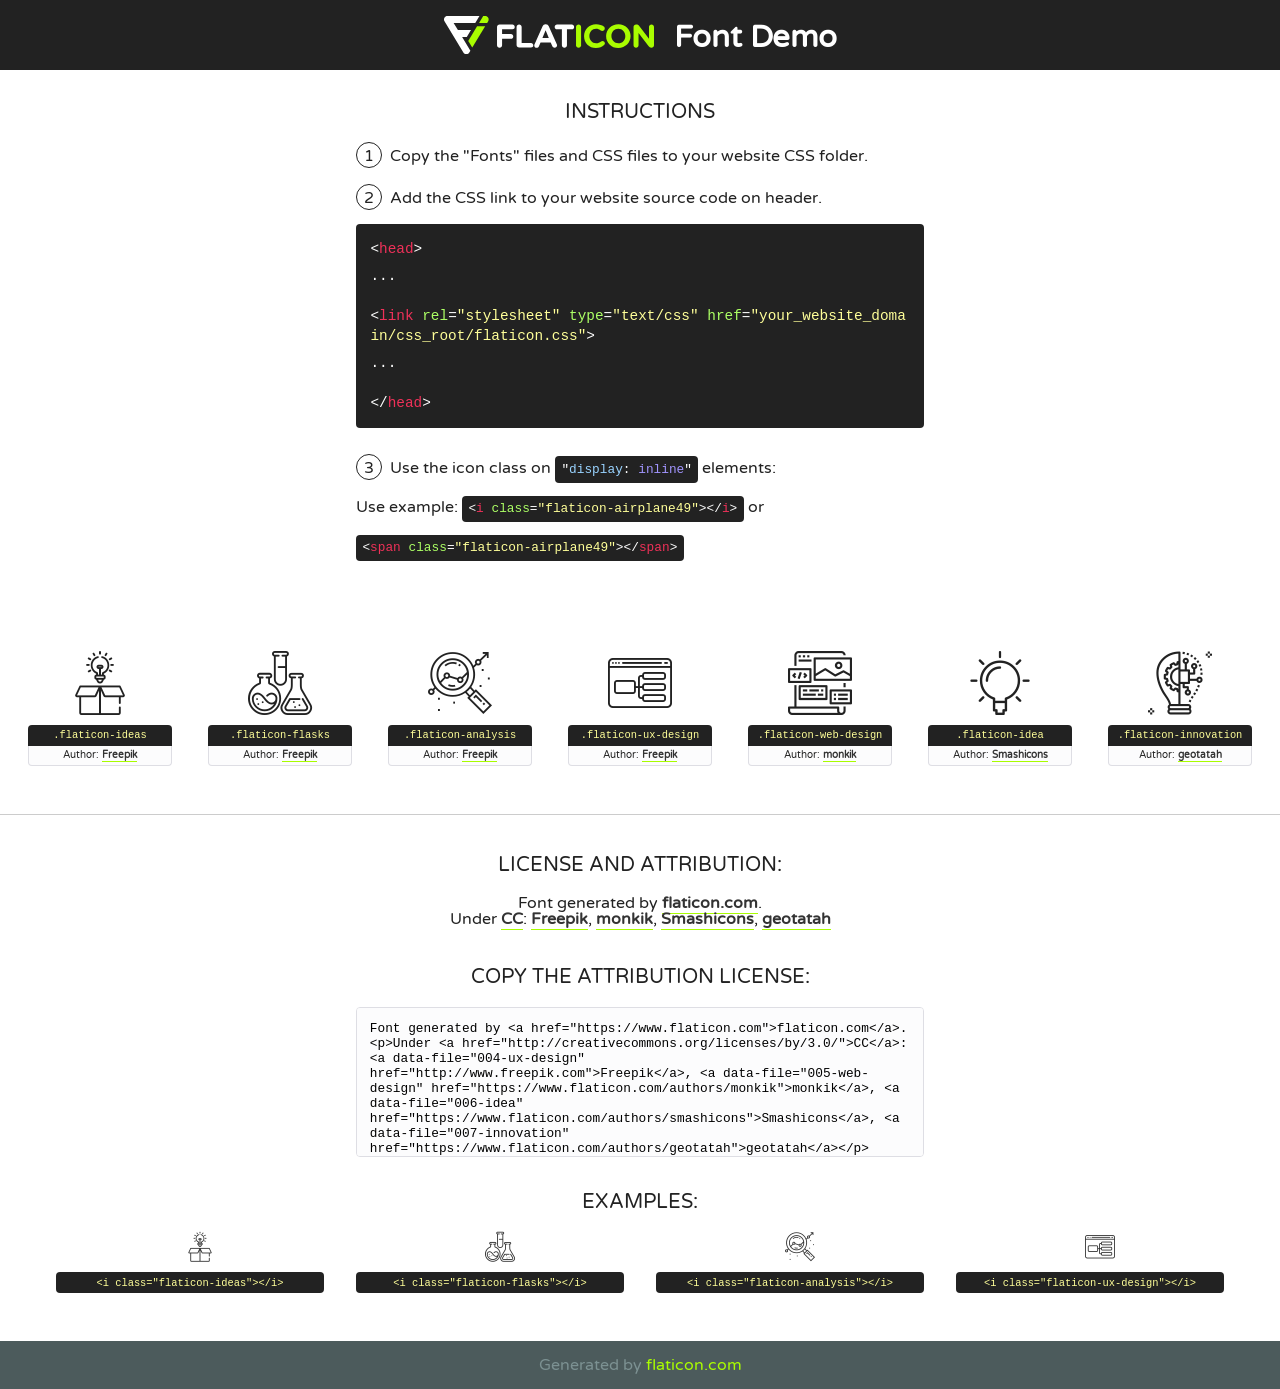
<file: fonts/flaticon/font/flaticon.html>
<!DOCTYPE html>
<!--
  Flaticon icon font: Flaticon
  Creation date: 20/03/2019 02:18
-->
<html>
<!DOCTYPE html>
<html>

<head>
    <title>Flaticon WebFont</title>
    <link href="http://fonts.googleapis.com/css?family=Varela+Round" rel="stylesheet" type="text/css" />
    <link rel="stylesheet" type="text/css" href="flaticon.css">
    <meta charset="UTF-8">
    <style>
    html, body, div, span, applet, object, iframe,
    h1, h2, h3, h4, h5, h6, p, blockquote, pre,
    a, abbr, acronym, address, big, cite, code,
    del, dfn, em, img, ins, kbd, q, s, samp,
    small, strike, strong, sub, sup, tt, var,
    b, u, i, center,
    dl, dt, dd, ol, ul, li,
    fieldset, form, label, legend,
    table, caption, tbody, tfoot, thead, tr, th, td,
    article, aside, canvas, details, embed, 
    figure, figcaption, footer, header, hgroup, 
    menu, nav, output, ruby, section, summary,
    time, mark, audio, video {
        margin: 0;
        padding: 0;
        border: 0;
        font-size: 100%;
        font: inherit;
        vertical-align: baseline;
    }
    /* HTML5 display-role reset for older browsers */
    article, aside, details, figcaption, figure, 
    footer, header, hgroup, menu, nav, section {
        display: block;
    }
    body {
        line-height: 1;
    }
    ol, ul {
        list-style: none;
    }
    blockquote, q {
        quotes: none;
    }
    blockquote:before, blockquote:after,
    q:before, q:after {
        content: '';
        content: none;
    }
    table {
        border-collapse: collapse;
        border-spacing: 0;
    }
    body {
        font-family: 'Varela Round', Helvetica, Arial, sans-serif;
        font-size: 16px;
        color: #222;
    }
    a {
        color: #333;
        border-bottom: 1px solid #a9fd00;
        font-weight: bold;
        text-decoration: none;
    }
    * {
        -moz-box-sizing: border-box;
        -webkit-box-sizing: border-box;
        box-sizing: border-box;
        margin: 0;
        padding: 0;
    }
    [class^="flaticon-"]:before, [class*=" flaticon-"]:before, [class^="flaticon-"]:after, [class*=" flaticon-"]:after {
        font-family: Flaticon;
        font-size: 30px;
        font-style: normal;
        margin-left: 20px;
        color: #333;
    }
    .wrapper {
        max-width: 600px;
        margin: auto;
        padding: 0 1em;
    }
    .title {
        font-size: 1.25em;
        text-align: center;
        margin-bottom: 1em;
        text-transform: uppercase;
    }
    header {
        text-align: center;
        background-color: #222;
        color: #fff;
        padding: 1em;
    }
    header .logo {
        width: 210px;
        height: 38px;
        display: inline-block;
        vertical-align: middle;
        margin-right: 1em;
        border: none;
    }
    header strong {
        font-size: 1.95em;
        font-weight: bold;
        vertical-align: middle;
        margin-top: 5px;
        display: inline-block;
    }
    .demo {
        margin: 2em auto;
        line-height: 1.25em;
    }
    .demo ul li {
        margin-bottom: 1em;
    }
    .demo ul li .num {
        color: #222;
        border-radius: 20px;
        display: inline-block;
        width: 26px;
        padding: 3px;
        height: 26px;
        text-align: center;
        margin-right: 0.5em;
        border: 1px solid #222;
    }
    .demo ul li code {
        background-color: #222;
        border-radius: 4px;
        padding: 0.25em 0.5em;
        display: inline-block;
        color: #fff;
        font-family: Consolas,Monaco,Lucida Console,Liberation Mono,DejaVu Sans Mono,Bitstream Vera Sans Mono,Courier New, monospace;
        font-weight: lighter;
        margin-top: 1em;
        font-size: 0.8em;
        word-break: break-all;
    }
    .demo ul li code.big {
        padding: 1em;
        font-size: 0.9em;
    }
    .demo ul li code .red {
        color: #EF3159;
    }
    .demo ul li code .green {
        color: #ACFF65;
    }
    .demo ul li code .yellow {
        color: #FFFF99;
    }
    .demo ul li code .blue {
        color: #99D3FF;
    }
    .demo ul li code .purple {
        color: #A295FF;
    }
    .demo ul li code .dots {
        margin-top: 0.5em;
        display: block;
    }
    #glyphs {
        border-bottom: 1px solid #ccc;
        padding: 2em 0;
        text-align: center;
    }
    .glyph {
        display: inline-block;
        width: 9em;
        margin: 1em;
        text-align: center;
        vertical-align: top;
        background: #FFF;
    }
    .glyph .glyph-icon {
        padding: 10px;
        display: block;
        font-family:"Flaticon";
        font-size: 64px;
        line-height: 1;
    }
    .glyph .glyph-icon:before {
        font-size: 64px;
        color: #222;
        margin-left: 0;
    }
    .class-name {
        font-size: 0.65em;
        background-color: #222;
        color: #fff;
        border-radius: 4px 4px 0 0;
        padding: 0.5em;
        color: #FFFF99;
        font-family: Consolas,Monaco,Lucida Console,Liberation Mono,DejaVu Sans Mono,Bitstream Vera Sans Mono,Courier New, monospace;
    }
    .author-name {
        font-size: 0.6em;
        background-color: #fcfcfd;
        border: 1px solid #DEDEE4;
        border-top: 0;
        border-radius: 0 0 4px 4px;
        padding: 0.5em;
    }
    .class-name:last-child {
        font-size: 10px;
        color:#888;
    }
    .class-name:last-child a {
        font-size: 10px;
        color:#555;
    }
    .class-name:last-child a:hover {
        color:#a9fd00;
    }
    .glyph > input {
        display: block;
        width: 100px;
        margin: 5px auto;
        text-align: center;
        font-size: 12px;
        cursor: text;
    }
    .glyph > input.icon-input {
        font-family:"Flaticon";
        font-size: 16px;
        margin-bottom: 10px;
    }
    .attribution .title {
        margin-top: 2em;
    }
    .attribution textarea {
        background-color: #fcfcfd;
        padding: 1em;
        border: none;
        box-shadow: none;
        border: 1px solid #DEDEE4;
        border-radius: 4px;
        resize: none;
        width: 100%;
        height: 150px;
        font-size: 0.8em;
        font-family: Consolas,Monaco,Lucida Console,Liberation Mono,DejaVu Sans Mono,Bitstream Vera Sans Mono,Courier New, monospace;
        -webkit-appearance: none;
    }
    .iconsuse {
        margin: 2em auto;
        text-align: center;
        max-width: 1200px;
    }
    .iconsuse:after {
        content: '';
        display: table;
        clear: both;
    }
    .iconsuse .image {
        float: left;
        width: 25%;
        padding: 0 1em;
    }
    .iconsuse .image p {
        margin-bottom: 1em;
    }
    .iconsuse .image span {
        display: block;
        font-size: 0.65em;
        background-color: #222;
        color: #fff;
        border-radius: 4px;
        padding: 0.5em;
        color: #FFFF99;
        margin-top: 1em;
        font-family: Consolas,Monaco,Lucida Console,Liberation Mono,DejaVu Sans Mono,Bitstream Vera Sans Mono,Courier New, monospace;
    }
    #footer {
        text-align: center;
        background-color: #4C5B5C;
        color: #7c9192;
        padding: 1em;
    }
    #footer a {
        border: none;
        color: #a9fd00;
        font-weight: normal;
    }
    @media (max-width: 960px) {
        .iconsuse .image {
            width: 50%;
        }
    }
    @media (max-width: 560px) {
        .iconsuse .image {
            width: 100%;
        }
    }
    </style>
</head>

<body class="characters-off">

    <header>
        <a href="https://www.flaticon.com" target="_blank" class="logo">
            <svg version="1.1" xmlns="http://www.w3.org/2000/svg" xmlns:xlink="http://www.w3.org/1999/xlink" xmlns:a="http://ns.adobe.com/AdobeSVGViewerExtensions/3.0/" viewBox="0 0 560.875 102.036" enable-background="new 0 0 560.875 102.036" xml:space="preserve">
                <defs>
                </defs>
                <g>
                    <g class="letters">
                        <path fill="#ffffff" d="M141.596,29.675c0-3.777,2.985-6.767,6.764-6.767h34.438c3.426,0,6.15,2.728,6.15,6.15
                        c0,3.43-2.724,6.149-6.15,6.149h-27.674v13.091h23.719c3.429,0,6.151,2.724,6.151,6.15c0,3.43-2.723,6.149-6.151,6.149h-23.719
                        v17.574c0,3.773-2.986,6.761-6.764,6.761c-3.779,0-6.764-2.989-6.764-6.761V29.675z"></path>
                        <path fill="#ffffff" d="M193.844,29.149c0-3.781,2.985-6.767,6.764-6.767c3.776,0,6.763,2.985,6.763,6.767v42.957h25.039
                        c3.426,0,6.149,2.726,6.149,6.153c0,3.425-2.723,6.15-6.149,6.15h-31.802c-3.779,0-6.764-2.986-6.764-6.768V29.149z"></path>
                        <path fill="#ffffff" d="M241.891,75.71l21.438-48.407c1.492-3.341,4.215-5.357,7.906-5.357h0.792
                        c3.686,0,6.323,2.017,7.815,5.357l21.439,48.407c0.436,0.967,0.701,1.845,0.701,2.723c0,3.602-2.809,6.501-6.414,6.501
                        c-3.161,0-5.269-1.845-6.499-4.655l-4.132-9.661h-27.059l-4.301,10.102c-1.144,2.631-3.426,4.214-6.237,4.214
                        c-3.517,0-6.24-2.81-6.24-6.325C241.1,77.64,241.451,76.677,241.891,75.71z M279.932,58.666l-8.521-20.297l-8.526,20.297H279.932
                        z"></path>
                        <path fill="#ffffff" d="M314.864,35.387H301.86c-3.429,0-6.239-2.813-6.239-6.238c0-3.429,2.811-6.24,6.239-6.24h39.533
                        c3.426,0,6.237,2.811,6.237,6.24c0,3.425-2.811,6.238-6.237,6.238h-13.001v42.785c0,3.773-2.99,6.761-6.764,6.761
                        c-3.779,0-6.764-2.989-6.764-6.761V35.387z"></path>
                        <path fill="#A9FD00" d="M352.615,29.149c0-3.781,2.985-6.767,6.767-6.767c3.774,0,6.761,2.985,6.761,6.767v49.024
                        c0,3.773-2.987,6.761-6.761,6.761c-3.781,0-6.767-2.989-6.767-6.761V29.149z"></path>
                        <path fill="#A9FD00" d="M374.132,53.836v-0.179c0-17.481,13.178-31.801,32.065-31.801c9.22,0,15.459,2.458,20.557,6.238
                        c1.402,1.054,2.637,2.985,2.637,5.357c0,3.692-2.985,6.59-6.681,6.59c-1.845,0-3.071-0.702-4.044-1.319
                        c-3.776-2.813-7.729-4.393-12.562-4.393c-10.364,0-17.831,8.611-17.831,19.154v0.173c0,10.542,7.291,19.329,17.831,19.329
                        c5.715,0,9.492-1.756,13.359-4.834c1.049-0.874,2.458-1.491,4.039-1.491c3.429,0,6.325,2.813,6.325,6.236
                        c0,2.106-1.056,3.78-2.282,4.834c-5.539,4.834-12.036,7.733-21.878,7.733C387.572,85.464,374.132,71.493,374.132,53.836z"></path>
                        <path fill="#A9FD00" d="M433.009,53.836v-0.179c0-17.481,13.79-31.801,32.766-31.801c18.981,0,32.592,14.143,32.592,31.628v0.173
                        c0,17.483-13.785,31.807-32.769,31.807C446.625,85.464,433.009,71.32,433.009,53.836z M484.224,53.836v-0.179
                        c0-10.539-7.725-19.326-18.626-19.326c-10.893,0-18.449,8.611-18.449,19.154v0.173c0,10.542,7.73,19.329,18.626,19.329
                        C476.676,72.986,484.224,64.378,484.224,53.836z"></path>
                        <path fill="#A9FD00" d="M506.233,29.321c0-3.774,2.99-6.763,6.767-6.763h1.401c3.252,0,5.183,1.583,7.029,3.953l26.093,34.265
                        V29.059c0-3.692,2.99-6.677,6.681-6.677c3.683,0,6.671,2.985,6.671,6.677v48.934c0,3.78-2.987,6.765-6.764,6.765h-0.436
                        c-3.257,0-5.188-1.581-7.034-3.953l-27.056-35.492v32.944c0,3.687-2.985,6.676-6.678,6.676c-3.683,0-6.673-2.989-6.673-6.676
                        V29.321z"></path>
                    </g>
                    <g class="insignia">
                        <path fill="#ffffff" d="M48.372,56.137h12.517l11.156-18.537H37.186L25.688,18.539h57.825L94.668,0H9.271
                        C5.925,0,2.842,1.801,1.198,4.716c-1.644,2.907-1.593,6.482,0.134,9.343l50.38,83.501c1.678,2.781,4.689,4.476,7.938,4.476
                        c3.246,0,6.257-1.695,7.935-4.476l2.898-4.804L48.372,56.137z"></path>
                        <g class="i">
                            <path fill="#A9FD00" d="M93.575,18.539h0.031v0.004l21.652,0.004l2.705-4.488c1.727-2.861,1.778-6.436,0.133-9.343
                            C116.454,1.801,113.371,0,110.026,0h-5.294L93.575,18.539z"></path>
                            <polygon fill="#A9FD00" points="88.291,27.356 64.725,66.486 75.519,84.404 109.942,27.356"></polygon>
                        </g>
                    </g>
                </g>
            </svg>
        </a>
        <strong>Font Demo</strong>
    </header>


    <section class="demo wrapper">

        <p class="title">Instructions</p>

        <ul>
            <li>
                <span class="num">1</span>Copy the "Fonts" files and CSS files to your website CSS folder.
            </li>
            <li>
                <span class="num">2</span>Add the CSS link to your website source code on header.
                <code class="big">
                    &lt;<span class="red">head</span>&gt;
                    <br/><span class="dots">...</span>
                    <br/>&lt;<span class="red">link</span> <span class="green">rel</span>=<span class="yellow">"stylesheet"</span> <span class="green">type</span>=<span class="yellow">"text/css"</span> <span class="green">href</span>=<span class="yellow">"your_website_domain/css_root/flaticon.css"</span>&gt;
                    <br/><span class="dots">...</span>
                    <br/>&lt;/<span class="red">head</span>&gt;
                </code>
            </li>

            <li>
                <p>
                    <span class="num">3</span>Use the icon class on <code>"<span class="blue">display</span>:<span class="purple"> inline</span>"</code> elements:
                    <br />
                    Use example: <code>&lt;<span class="red">i</span> <span class="green">class</span>=<span class="yellow">&quot;flaticon-airplane49&quot;</span>&gt;&lt;/<span class="red">i</span>&gt;</code> or <code>&lt;<span class="red">span</span> <span class="green">class</span>=<span class="yellow">&quot;flaticon-airplane49&quot;</span>&gt;&lt;/<span class="red">span</span>&gt;</code>
            </li>
        </ul>

    </section>




   <section id="glyphs">          
    
      
        <div class="glyph"><div class="glyph-icon flaticon-ideas"></div>
            <div class="class-name">.flaticon-ideas</div>
            <div class="author-name">Author: <a data-file="001-ideas" href="http://www.freepik.com">Freepik</a> </div> 
        </div>        
        
        <div class="glyph"><div class="glyph-icon flaticon-flasks"></div>
            <div class="class-name">.flaticon-flasks</div>
            <div class="author-name">Author: <a data-file="002-flasks" href="http://www.freepik.com">Freepik</a> </div> 
        </div>        
        
        <div class="glyph"><div class="glyph-icon flaticon-analysis"></div>
            <div class="class-name">.flaticon-analysis</div>
            <div class="author-name">Author: <a data-file="003-analysis" href="http://www.freepik.com">Freepik</a> </div> 
        </div>        
        
        <div class="glyph"><div class="glyph-icon flaticon-ux-design"></div>
            <div class="class-name">.flaticon-ux-design</div>
            <div class="author-name">Author: <a data-file="004-ux-design" href="http://www.freepik.com">Freepik</a> </div> 
        </div>        
        
        <div class="glyph"><div class="glyph-icon flaticon-web-design"></div>
            <div class="class-name">.flaticon-web-design</div>
            <div class="author-name">Author: <a data-file="005-web-design" href="https://www.flaticon.com/authors/monkik">monkik</a> </div> 
        </div>        
        
        <div class="glyph"><div class="glyph-icon flaticon-idea"></div>
            <div class="class-name">.flaticon-idea</div>
            <div class="author-name">Author: <a data-file="006-idea" href="https://www.flaticon.com/authors/smashicons">Smashicons</a> </div> 
        </div>        
        
        <div class="glyph"><div class="glyph-icon flaticon-innovation"></div>
            <div class="class-name">.flaticon-innovation</div>
            <div class="author-name">Author: <a data-file="007-innovation" href="https://www.flaticon.com/authors/geotatah">geotatah</a> </div> 
        </div>        
        

    </section>



    <section class="attribution wrapper"   style="text-align:center;">

      <div class="title">License and attribution:</div><div class="attrDiv">Font generated by <a href="https://www.flaticon.com">flaticon.com</a>. <div><p>Under <a href="http://creativecommons.org/licenses/by/3.0/">CC</a>: <a data-file="004-ux-design" href="http://www.freepik.com">Freepik</a>, <a data-file="005-web-design" href="https://www.flaticon.com/authors/monkik">monkik</a>, <a data-file="006-idea" href="https://www.flaticon.com/authors/smashicons">Smashicons</a>, <a data-file="007-innovation" href="https://www.flaticon.com/authors/geotatah">geotatah</a></p>  </div>
      </div>
      <div class="title">Copy the Attribution License:</div>

    <textarea onclick="this.focus();this.select();">Font generated by &lt;a href=&quot;https://www.flaticon.com&quot;&gt;flaticon.com&lt;/a&gt;. <p>Under <a href="http://creativecommons.org/licenses/by/3.0/">CC</a>: <a data-file="004-ux-design" href="http://www.freepik.com">Freepik</a>, <a data-file="005-web-design" href="https://www.flaticon.com/authors/monkik">monkik</a>, <a data-file="006-idea" href="https://www.flaticon.com/authors/smashicons">Smashicons</a>, <a data-file="007-innovation" href="https://www.flaticon.com/authors/geotatah">geotatah</a></p>  
     </textarea>

    </section>

    <section class="iconsuse">

          <div class="title">Examples:</div>            
             
            <div class="image">
                <p>
                    <i class="glyph-icon flaticon-ideas"></i> 
                    <span>&lt;i class=&quot;flaticon-ideas&quot;&gt;&lt;/i&gt;</span>
                </p>
            </div>
            
            <div class="image">
                <p>
                    <i class="glyph-icon flaticon-flasks"></i> 
                    <span>&lt;i class=&quot;flaticon-flasks&quot;&gt;&lt;/i&gt;</span>
                </p>
            </div>
            
            <div class="image">
                <p>
                    <i class="glyph-icon flaticon-analysis"></i> 
                    <span>&lt;i class=&quot;flaticon-analysis&quot;&gt;&lt;/i&gt;</span>
                </p>
            </div>
            
            <div class="image">
                <p>
                    <i class="glyph-icon flaticon-ux-design"></i> 
                    <span>&lt;i class=&quot;flaticon-ux-design&quot;&gt;&lt;/i&gt;</span>
                </p>
            </div>
                       
        </div>
                            
    </section>

<div id="footer">
    <div>Generated by <a href="https://www.flaticon.com">flaticon.com</a>
    </div>
</div>



</body>
</html>
</file>
<file: css/flaticon.css>
/*
  	Flaticon icon font: Flaticon
  	Creation date: 04/01/2019 13:45
  	*/


@font-face {
  font-family: "Flaticon";
  src: url("../fonts/flaticon/font/Flaticon.eot");
  src: url("../fonts/flaticon/font/Flaticon.eot?#iefix") format("embedded-opentype"),
       url("../fonts/flaticon/font/Flaticon.woff") format("woff"),
       url("../fonts/flaticon/font/Flaticon.ttf") format("truetype"),
       url("../fonts/flaticon/font/Flaticon.svg#Flaticon") format("svg");
  font-weight: normal;
  font-style: normal;
}

@media screen and (-webkit-min-device-pixel-ratio:0) {
  @font-face {
    font-family: "Flaticon";
    src: url("../fonts/flaticon/font/Flaticon.svg#Flaticon") format("svg");
  }
}

[class^="flaticon-"]:before, [class*=" flaticon-"]:before,
[class^="flaticon-"]:after, [class*=" flaticon-"]:after {   
  font-family: Flaticon;
  font-style: normal;
  font-weight: normal;
  font-variant: normal;
  text-transform: none;
  line-height: 1;

  /* Better Font Rendering =========== */
  -webkit-font-smoothing: antialiased;
  -moz-osx-font-smoothing: grayscale;
}

.flaticon-ideas:before { content: "\f100"; }
.flaticon-flasks:before { content: "\f101"; }
.flaticon-analysis:before { content: "\f102"; }
.flaticon-ux-design:before { content: "\f103"; }
.flaticon-web-design:before { content: "\f104"; }
.flaticon-idea:before { content: "\f105"; }
.flaticon-innovation:before { content: "\f106"; }
</file>
<file: css/icomoon.css>
@font-face {
  font-family: 'icomoon';
  src:  url('../fonts/icomoon/icomoon.eot?6tt51o');
  src:  url('../fonts/icomoon/icomoon.eot?6tt51o#iefix') format('embedded-opentype'),
    url('../fonts/icomoon/icomoon.ttf?6tt51o') format('truetype'),
    url('../fonts/icomoon/icomoon.woff?6tt51o') format('woff'),
    url('../fonts/icomoon/icomoon.svg?6tt51o#icomoon') format('svg');
  font-weight: normal;
  font-style: normal;
}

[class^="icon-"], [class*=" icon-"] {
  /* use !important to prevent issues with browser extensions that change fonts */
  font-family: 'icomoon' !important;
  speak: none;
  font-style: normal;
  font-weight: normal;
  font-variant: normal;
  text-transform: none;
  line-height: 1;

  /* Better Font Rendering =========== */
  -webkit-font-smoothing: antialiased;
  -moz-osx-font-smoothing: grayscale;
}

.icon-asterisk:before {
  content: "\f069";
}
.icon-plus:before {
  content: "\f067";
}
.icon-question:before {
  content: "\f128";
}
.icon-minus:before {
  content: "\f068";
}
.icon-glass:before {
  content: "\f000";
}
.icon-music:before {
  content: "\f001";
}
.icon-search:before {
  content: "\f002";
}
.icon-envelope-o:before {
  content: "\f003";
}
.icon-heart:before {
  content: "\f004";
}
.icon-star:before {
  content: "\f005";
}
.icon-star-o:before {
  content: "\f006";
}
.icon-user:before {
  content: "\f007";
}
.icon-film:before {
  content: "\f008";
}
.icon-th-large:before {
  content: "\f009";
}
.icon-th:before {
  content: "\f00a";
}
.icon-th-list:before {
  content: "\f00b";
}
.icon-check:before {
  content: "\f00c";
}
.icon-close:before {
  content: "\f00d";
}
.icon-remove:before {
  content: "\f00d";
}
.icon-times:before {
  content: "\f00d";
}
.icon-search-plus:before {
  content: "\f00e";
}
.icon-search-minus:before {
  content: "\f010";
}
.icon-power-off:before {
  content: "\f011";
}
.icon-signal:before {
  content: "\f012";
}
.icon-cog:before {
  content: "\f013";
}
.icon-gear:before {
  content: "\f013";
}
.icon-trash-o:before {
  content: "\f014";
}
.icon-home:before {
  content: "\f015";
}
.icon-file-o:before {
  content: "\f016";
}
.icon-clock-o:before {
  content: "\f017";
}
.icon-road:before {
  content: "\f018";
}
.icon-download:before {
  content: "\f019";
}
.icon-arrow-circle-o-down:before {
  content: "\f01a";
}
.icon-arrow-circle-o-up:before {
  content: "\f01b";
}
.icon-inbox:before {
  content: "\f01c";
}
.icon-play-circle-o:before {
  content: "\f01d";
}
.icon-repeat:before {
  content: "\f01e";
}
.icon-rotate-right:before {
  content: "\f01e";
}
.icon-refresh:before {
  content: "\f021";
}
.icon-list-alt:before {
  content: "\f022";
}
.icon-lock:before {
  content: "\f023";
}
.icon-flag:before {
  content: "\f024";
}
.icon-headphones:before {
  content: "\f025";
}
.icon-volume-off:before {
  content: "\f026";
}
.icon-volume-down:before {
  content: "\f027";
}
.icon-volume-up:before {
  content: "\f028";
}
.icon-qrcode:before {
  content: "\f029";
}
.icon-barcode:before {
  content: "\f02a";
}
.icon-tag:before {
  content: "\f02b";
}
.icon-tags:before {
  content: "\f02c";
}
.icon-book:before {
  content: "\f02d";
}
.icon-bookmark:before {
  content: "\f02e";
}
.icon-print:before {
  content: "\f02f";
}
.icon-camera:before {
  content: "\f030";
}
.icon-font:before {
  content: "\f031";
}
.icon-bold:before {
  content: "\f032";
}
.icon-italic:before {
  content: "\f033";
}
.icon-text-height:before {
  content: "\f034";
}
.icon-text-width:before {
  content: "\f035";
}
.icon-align-left:before {
  content: "\f036";
}
.icon-align-center:before {
  content: "\f037";
}
.icon-align-right:before {
  content: "\f038";
}
.icon-align-justify:before {
  content: "\f039";
}
.icon-list:before {
  content: "\f03a";
}
.icon-dedent:before {
  content: "\f03b";
}
.icon-outdent:before {
  content: "\f03b";
}
.icon-indent:before {
  content: "\f03c";
}
.icon-video-camera:before {
  content: "\f03d";
}
.icon-image:before {
  content: "\f03e";
}
.icon-photo:before {
  content: "\f03e";
}
.icon-picture-o:before {
  content: "\f03e";
}
.icon-pencil:before {
  content: "\f040";
}
.icon-map-marker:before {
  content: "\f041";
}
.icon-adjust:before {
  content: "\f042";
}
.icon-tint:before {
  content: "\f043";
}
.icon-edit:before {
  content: "\f044";
}
.icon-pencil-square-o:before {
  content: "\f044";
}
.icon-share-square-o:before {
  content: "\f045";
}
.icon-check-square-o:before {
  content: "\f046";
}
.icon-arrows:before {
  content: "\f047";
}
.icon-step-backward:before {
  content: "\f048";
}
.icon-fast-backward:before {
  content: "\f049";
}
.icon-backward:before {
  content: "\f04a";
}
.icon-play:before {
  content: "\f04b";
}
.icon-pause:before {
  content: "\f04c";
}
.icon-stop:before {
  content: "\f04d";
}
.icon-forward:before {
  content: "\f04e";
}
.icon-fast-forward:before {
  content: "\f050";
}
.icon-step-forward:before {
  content: "\f051";
}
.icon-eject:before {
  content: "\f052";
}
.icon-chevron-left:before {
  content: "\f053";
}
.icon-chevron-right:before {
  content: "\f054";
}
.icon-plus-circle:before {
  content: "\f055";
}
.icon-minus-circle:before {
  content: "\f056";
}
.icon-times-circle:before {
  content: "\f057";
}
.icon-check-circle:before {
  content: "\f058";
}
.icon-question-circle:before {
  content: "\f059";
}
.icon-info-circle:before {
  content: "\f05a";
}
.icon-crosshairs:before {
  content: "\f05b";
}
.icon-times-circle-o:before {
  content: "\f05c";
}
.icon-check-circle-o:before {
  content: "\f05d";
}
.icon-ban:before {
  content: "\f05e";
}
.icon-arrow-left:before {
  content: "\f060";
}
.icon-arrow-right:before {
  content: "\f061";
}
.icon-arrow-up:before {
  content: "\f062";
}
.icon-arrow-down:before {
  content: "\f063";
}
.icon-mail-forward:before {
  content: "\f064";
}
.icon-share:before {
  content: "\f064";
}
.icon-expand:before {
  content: "\f065";
}
.icon-compress:before {
  content: "\f066";
}
.icon-exclamation-circle:before {
  content: "\f06a";
}
.icon-gift:before {
  content: "\f06b";
}
.icon-leaf:before {
  content: "\f06c";
}
.icon-fire:before {
  content: "\f06d";
}
.icon-eye:before {
  content: "\f06e";
}
.icon-eye-slash:before {
  content: "\f070";
}
.icon-exclamation-triangle:before {
  content: "\f071";
}
.icon-warning:before {
  content: "\f071";
}
.icon-plane:before {
  content: "\f072";
}
.icon-calendar:before {
  content: "\f073";
}
.icon-random:before {
  content: "\f074";
}
.icon-comment:before {
  content: "\f075";
}
.icon-magnet:before {
  content: "\f076";
}
.icon-chevron-up:before {
  content: "\f077";
}
.icon-chevron-down:before {
  content: "\f078";
}
.icon-retweet:before {
  content: "\f079";
}
.icon-shopping-cart:before {
  content: "\f07a";
}
.icon-folder:before {
  content: "\f07b";
}
.icon-folder-open:before {
  content: "\f07c";
}
.icon-arrows-v:before {
  content: "\f07d";
}
.icon-arrows-h:before {
  content: "\f07e";
}
.icon-bar-chart:before {
  content: "\f080";
}
.icon-bar-chart-o:before {
  content: "\f080";
}
.icon-twitter-square:before {
  content: "\f081";
}
.icon-facebook-square:before {
  content: "\f082";
}
.icon-camera-retro:before {
  content: "\f083";
}
.icon-key:before {
  content: "\f084";
}
.icon-cogs:before {
  content: "\f085";
}
.icon-gears:before {
  content: "\f085";
}
.icon-comments:before {
  content: "\f086";
}
.icon-thumbs-o-up:before {
  content: "\f087";
}
.icon-thumbs-o-down:before {
  content: "\f088";
}
.icon-star-half:before {
  content: "\f089";
}
.icon-heart-o:before {
  content: "\f08a";
}
.icon-sign-out:before {
  content: "\f08b";
}
.icon-linkedin-square:before {
  content: "\f08c";
}
.icon-thumb-tack:before {
  content: "\f08d";
}
.icon-external-link:before {
  content: "\f08e";
}
.icon-sign-in:before {
  content: "\f090";
}
.icon-trophy:before {
  content: "\f091";
}
.icon-github-square:before {
  content: "\f092";
}
.icon-upload:before {
  content: "\f093";
}
.icon-lemon-o:before {
  content: "\f094";
}
.icon-phone:before {
  content: "\f095";
}
.icon-square-o:before {
  content: "\f096";
}
.icon-bookmark-o:before {
  content: "\f097";
}
.icon-phone-square:before {
  content: "\f098";
}
.icon-twitter:before {
  content: "\f099";
}
.icon-facebook:before {
  content: "\f09a";
}
.icon-facebook-f:before {
  content: "\f09a";
}
.icon-github:before {
  content: "\f09b";
}
.icon-unlock:before {
  content: "\f09c";
}
.icon-credit-card:before {
  content: "\f09d";
}
.icon-feed:before {
  content: "\f09e";
}
.icon-rss:before {
  content: "\f09e";
}
.icon-hdd-o:before {
  content: "\f0a0";
}
.icon-bullhorn:before {
  content: "\f0a1";
}
.icon-bell-o:before {
  content: "\f0a2";
}
.icon-certificate:before {
  content: "\f0a3";
}
.icon-hand-o-right:before {
  content: "\f0a4";
}
.icon-hand-o-left:before {
  content: "\f0a5";
}
.icon-hand-o-up:before {
  content: "\f0a6";
}
.icon-hand-o-down:before {
  content: "\f0a7";
}
.icon-arrow-circle-left:before {
  content: "\f0a8";
}
.icon-arrow-circle-right:before {
  content: "\f0a9";
}
.icon-arrow-circle-up:before {
  content: "\f0aa";
}
.icon-arrow-circle-down:before {
  content: "\f0ab";
}
.icon-globe:before {
  content: "\f0ac";
}
.icon-wrench:before {
  content: "\f0ad";
}
.icon-tasks:before {
  content: "\f0ae";
}
.icon-filter:before {
  content: "\f0b0";
}
.icon-briefcase:before {
  content: "\f0b1";
}
.icon-arrows-alt:before {
  content: "\f0b2";
}
.icon-group:before {
  content: "\f0c0";
}
.icon-users:before {
  content: "\f0c0";
}
.icon-chain:before {
  content: "\f0c1";
}
.icon-link:before {
  content: "\f0c1";
}
.icon-cloud:before {
  content: "\f0c2";
}
.icon-flask:before {
  content: "\f0c3";
}
.icon-cut:before {
  content: "\f0c4";
}
.icon-scissors:before {
  content: "\f0c4";
}
.icon-copy:before {
  content: "\f0c5";
}
.icon-files-o:before {
  content: "\f0c5";
}
.icon-paperclip:before {
  content: "\f0c6";
}
.icon-floppy-o:before {
  content: "\f0c7";
}
.icon-save:before {
  content: "\f0c7";
}
.icon-square:before {
  content: "\f0c8";
}
.icon-bars:before {
  content: "\f0c9";
}
.icon-navicon:before {
  content: "\f0c9";
}
.icon-reorder:before {
  content: "\f0c9";
}
.icon-list-ul:before {
  content: "\f0ca";
}
.icon-list-ol:before {
  content: "\f0cb";
}
.icon-strikethrough:before {
  content: "\f0cc";
}
.icon-underline:before {
  content: "\f0cd";
}
.icon-table:before {
  content: "\f0ce";
}
.icon-magic:before {
  content: "\f0d0";
}
.icon-truck:before {
  content: "\f0d1";
}
.icon-pinterest:before {
  content: "\f0d2";
}
.icon-pinterest-square:before {
  content: "\f0d3";
}
.icon-google-plus-square:before {
  content: "\f0d4";
}
.icon-google-plus:before {
  content: "\f0d5";
}
.icon-money:before {
  content: "\f0d6";
}
.icon-caret-down:before {
  content: "\f0d7";
}
.icon-caret-up:before {
  content: "\f0d8";
}
.icon-caret-left:before {
  content: "\f0d9";
}
.icon-caret-right:before {
  content: "\f0da";
}
.icon-columns:before {
  content: "\f0db";
}
.icon-sort:before {
  content: "\f0dc";
}
.icon-unsorted:before {
  content: "\f0dc";
}
.icon-sort-desc:before {
  content: "\f0dd";
}
.icon-sort-down:before {
  content: "\f0dd";
}
.icon-sort-asc:before {
  content: "\f0de";
}
.icon-sort-up:before {
  content: "\f0de";
}
.icon-envelope:before {
  content: "\f0e0";
}
.icon-linkedin:before {
  content: "\f0e1";
}
.icon-rotate-left:before {
  content: "\f0e2";
}
.icon-undo:before {
  content: "\f0e2";
}
.icon-gavel:before {
  content: "\f0e3";
}
.icon-legal:before {
  content: "\f0e3";
}
.icon-dashboard:before {
  content: "\f0e4";
}
.icon-tachometer:before {
  content: "\f0e4";
}
.icon-comment-o:before {
  content: "\f0e5";
}
.icon-comments-o:before {
  content: "\f0e6";
}
.icon-bolt:before {
  content: "\f0e7";
}
.icon-flash:before {
  content: "\f0e7";
}
.icon-sitemap:before {
  content: "\f0e8";
}
.icon-umbrella:before {
  content: "\f0e9";
}
.icon-clipboard:before {
  content: "\f0ea";
}
.icon-paste:before {
  content: "\f0ea";
}
.icon-lightbulb-o:before {
  content: "\f0eb";
}
.icon-exchange:before {
  content: "\f0ec";
}
.icon-cloud-download:before {
  content: "\f0ed";
}
.icon-cloud-upload:before {
  content: "\f0ee";
}
.icon-user-md:before {
  content: "\f0f0";
}
.icon-stethoscope:before {
  content: "\f0f1";
}
.icon-suitcase:before {
  content: "\f0f2";
}
.icon-bell:before {
  content: "\f0f3";
}
.icon-coffee:before {
  content: "\f0f4";
}
.icon-cutlery:before {
  content: "\f0f5";
}
.icon-file-text-o:before {
  content: "\f0f6";
}
.icon-building-o:before {
  content: "\f0f7";
}
.icon-hospital-o:before {
  content: "\f0f8";
}
.icon-ambulance:before {
  content: "\f0f9";
}
.icon-medkit:before {
  content: "\f0fa";
}
.icon-fighter-jet:before {
  content: "\f0fb";
}
.icon-beer:before {
  content: "\f0fc";
}
.icon-h-square:before {
  content: "\f0fd";
}
.icon-plus-square:before {
  content: "\f0fe";
}
.icon-angle-double-left:before {
  content: "\f100";
}
.icon-angle-double-right:before {
  content: "\f101";
}
.icon-angle-double-up:before {
  content: "\f102";
}
.icon-angle-double-down:before {
  content: "\f103";
}
.icon-angle-left:before {
  content: "\f104";
}
.icon-angle-right:before {
  content: "\f105";
}
.icon-angle-up:before {
  content: "\f106";
}
.icon-angle-down:before {
  content: "\f107";
}
.icon-desktop:before {
  content: "\f108";
}
.icon-laptop:before {
  content: "\f109";
}
.icon-tablet:before {
  content: "\f10a";
}
.icon-mobile:before {
  content: "\f10b";
}
.icon-mobile-phone:before {
  content: "\f10b";
}
.icon-circle-o:before {
  content: "\f10c";
}
.icon-quote-left:before {
  content: "\f10d";
}
.icon-quote-right:before {
  content: "\f10e";
}
.icon-spinner:before {
  content: "\f110";
}
.icon-circle:before {
  content: "\f111";
}
.icon-mail-reply:before {
  content: "\f112";
}
.icon-reply:before {
  content: "\f112";
}
.icon-github-alt:before {
  content: "\f113";
}
.icon-folder-o:before {
  content: "\f114";
}
.icon-folder-open-o:before {
  content: "\f115";
}
.icon-smile-o:before {
  content: "\f118";
}
.icon-frown-o:before {
  content: "\f119";
}
.icon-meh-o:before {
  content: "\f11a";
}
.icon-gamepad:before {
  content: "\f11b";
}
.icon-keyboard-o:before {
  content: "\f11c";
}
.icon-flag-o:before {
  content: "\f11d";
}
.icon-flag-checkered:before {
  content: "\f11e";
}
.icon-terminal:before {
  content: "\f120";
}
.icon-code:before {
  content: "\f121";
}
.icon-mail-reply-all:before {
  content: "\f122";
}
.icon-reply-all:before {
  content: "\f122";
}
.icon-star-half-empty:before {
  content: "\f123";
}
.icon-star-half-full:before {
  content: "\f123";
}
.icon-star-half-o:before {
  content: "\f123";
}
.icon-location-arrow:before {
  content: "\f124";
}
.icon-crop:before {
  content: "\f125";
}
.icon-code-fork:before {
  content: "\f126";
}
.icon-chain-broken:before {
  content: "\f127";
}
.icon-unlink:before {
  content: "\f127";
}
.icon-info:before {
  content: "\f129";
}
.icon-exclamation:before {
  content: "\f12a";
}
.icon-superscript:before {
  content: "\f12b";
}
.icon-subscript:before {
  content: "\f12c";
}
.icon-eraser:before {
  content: "\f12d";
}
.icon-puzzle-piece:before {
  content: "\f12e";
}
.icon-microphone:before {
  content: "\f130";
}
.icon-microphone-slash:before {
  content: "\f131";
}
.icon-shield:before {
  content: "\f132";
}
.icon-calendar-o:before {
  content: "\f133";
}
.icon-fire-extinguisher:before {
  content: "\f134";
}
.icon-rocket:before {
  content: "\f135";
}
.icon-maxcdn:before {
  content: "\f136";
}
.icon-chevron-circle-left:before {
  content: "\f137";
}
.icon-chevron-circle-right:before {
  content: "\f138";
}
.icon-chevron-circle-up:before {
  content: "\f139";
}
.icon-chevron-circle-down:before {
  content: "\f13a";
}
.icon-html5:before {
  content: "\f13b";
}
.icon-css3:before {
  content: "\f13c";
}
.icon-anchor:before {
  content: "\f13d";
}
.icon-unlock-alt:before {
  content: "\f13e";
}
.icon-bullseye:before {
  content: "\f140";
}
.icon-ellipsis-h:before {
  content: "\f141";
}
.icon-ellipsis-v:before {
  content: "\f142";
}
.icon-rss-square:before {
  content: "\f143";
}
.icon-play-circle:before {
  content: "\f144";
}
.icon-ticket:before {
  content: "\f145";
}
.icon-minus-square:before {
  content: "\f146";
}
.icon-minus-square-o:before {
  content: "\f147";
}
.icon-level-up:before {
  content: "\f148";
}
.icon-level-down:before {
  content: "\f149";
}
.icon-check-square:before {
  content: "\f14a";
}
.icon-pencil-square:before {
  content: "\f14b";
}
.icon-external-link-square:before {
  content: "\f14c";
}
.icon-share-square:before {
  content: "\f14d";
}
.icon-compass:before {
  content: "\f14e";
}
.icon-caret-square-o-down:before {
  content: "\f150";
}
.icon-toggle-down:before {
  content: "\f150";
}
.icon-caret-square-o-up:before {
  content: "\f151";
}
.icon-toggle-up:before {
  content: "\f151";
}
.icon-caret-square-o-right:before {
  content: "\f152";
}
.icon-toggle-right:before {
  content: "\f152";
}
.icon-eur:before {
  content: "\f153";
}
.icon-euro:before {
  content: "\f153";
}
.icon-gbp:before {
  content: "\f154";
}
.icon-dollar:before {
  content: "\f155";
}
.icon-usd:before {
  content: "\f155";
}
.icon-inr:before {
  content: "\f156";
}
.icon-rupee:before {
  content: "\f156";
}
.icon-cny:before {
  content: "\f157";
}
.icon-jpy:before {
  content: "\f157";
}
.icon-rmb:before {
  content: "\f157";
}
.icon-yen:before {
  content: "\f157";
}
.icon-rouble:before {
  content: "\f158";
}
.icon-rub:before {
  content: "\f158";
}
.icon-ruble:before {
  content: "\f158";
}
.icon-krw:before {
  content: "\f159";
}
.icon-won:before {
  content: "\f159";
}
.icon-bitcoin:before {
  content: "\f15a";
}
.icon-btc:before {
  content: "\f15a";
}
.icon-file:before {
  content: "\f15b";
}
.icon-file-text:before {
  content: "\f15c";
}
.icon-sort-alpha-asc:before {
  content: "\f15d";
}
.icon-sort-alpha-desc:before {
  content: "\f15e";
}
.icon-sort-amount-asc:before {
  content: "\f160";
}
.icon-sort-amount-desc:before {
  content: "\f161";
}
.icon-sort-numeric-asc:before {
  content: "\f162";
}
.icon-sort-numeric-desc:before {
  content: "\f163";
}
.icon-thumbs-up:before {
  content: "\f164";
}
.icon-thumbs-down:before {
  content: "\f165";
}
.icon-youtube-square:before {
  content: "\f166";
}
.icon-youtube:before {
  content: "\f167";
}
.icon-xing:before {
  content: "\f168";
}
.icon-xing-square:before {
  content: "\f169";
}
.icon-youtube-play:before {
  content: "\f16a";
}
.icon-dropbox:before {
  content: "\f16b";
}
.icon-stack-overflow:before {
  content: "\f16c";
}
.icon-instagram:before {
  content: "\f16d";
}
.icon-flickr:before {
  content: "\f16e";
}
.icon-adn:before {
  content: "\f170";
}
.icon-bitbucket:before {
  content: "\f171";
}
.icon-bitbucket-square:before {
  content: "\f172";
}
.icon-tumblr:before {
  content: "\f173";
}
.icon-tumblr-square:before {
  content: "\f174";
}
.icon-long-arrow-down:before {
  content: "\f175";
}
.icon-long-arrow-up:before {
  content: "\f176";
}
.icon-long-arrow-left:before {
  content: "\f177";
}
.icon-long-arrow-right:before {
  content: "\f178";
}
.icon-apple:before {
  content: "\f179";
}
.icon-windows:before {
  content: "\f17a";
}
.icon-android:before {
  content: "\f17b";
}
.icon-linux:before {
  content: "\f17c";
}
.icon-dribbble:before {
  content: "\f17d";
}
.icon-skype:before {
  content: "\f17e";
}
.icon-foursquare:before {
  content: "\f180";
}
.icon-trello:before {
  content: "\f181";
}
.icon-female:before {
  content: "\f182";
}
.icon-male:before {
  content: "\f183";
}
.icon-gittip:before {
  content: "\f184";
}
.icon-gratipay:before {
  content: "\f184";
}
.icon-sun-o:before {
  content: "\f185";
}
.icon-moon-o:before {
  content: "\f186";
}
.icon-archive:before {
  content: "\f187";
}
.icon-bug:before {
  content: "\f188";
}
.icon-vk:before {
  content: "\f189";
}
.icon-weibo:before {
  content: "\f18a";
}
.icon-renren:before {
  content: "\f18b";
}
.icon-pagelines:before {
  content: "\f18c";
}
.icon-stack-exchange:before {
  content: "\f18d";
}
.icon-arrow-circle-o-right:before {
  content: "\f18e";
}
.icon-arrow-circle-o-left:before {
  content: "\f190";
}
.icon-caret-square-o-left:before {
  content: "\f191";
}
.icon-toggle-left:before {
  content: "\f191";
}
.icon-dot-circle-o:before {
  content: "\f192";
}
.icon-wheelchair:before {
  content: "\f193";
}
.icon-vimeo-square:before {
  content: "\f194";
}
.icon-try:before {
  content: "\f195";
}
.icon-turkish-lira:before {
  content: "\f195";
}
.icon-plus-square-o:before {
  content: "\f196";
}
.icon-space-shuttle:before {
  content: "\f197";
}
.icon-slack:before {
  content: "\f198";
}
.icon-envelope-square:before {
  content: "\f199";
}
.icon-wordpress:before {
  content: "\f19a";
}
.icon-openid:before {
  content: "\f19b";
}
.icon-bank:before {
  content: "\f19c";
}
.icon-institution:before {
  content: "\f19c";
}
.icon-university:before {
  content: "\f19c";
}
.icon-graduation-cap:before {
  content: "\f19d";
}
.icon-mortar-board:before {
  content: "\f19d";
}
.icon-yahoo:before {
  content: "\f19e";
}
.icon-google:before {
  content: "\f1a0";
}
.icon-reddit:before {
  content: "\f1a1";
}
.icon-reddit-square:before {
  content: "\f1a2";
}
.icon-stumbleupon-circle:before {
  content: "\f1a3";
}
.icon-stumbleupon:before {
  content: "\f1a4";
}
.icon-delicious:before {
  content: "\f1a5";
}
.icon-digg:before {
  content: "\f1a6";
}
.icon-pied-piper-pp:before {
  content: "\f1a7";
}
.icon-pied-piper-alt:before {
  content: "\f1a8";
}
.icon-drupal:before {
  content: "\f1a9";
}
.icon-joomla:before {
  content: "\f1aa";
}
.icon-language:before {
  content: "\f1ab";
}
.icon-fax:before {
  content: "\f1ac";
}
.icon-building:before {
  content: "\f1ad";
}
.icon-child:before {
  content: "\f1ae";
}
.icon-paw:before {
  content: "\f1b0";
}
.icon-spoon:before {
  content: "\f1b1";
}
.icon-cube:before {
  content: "\f1b2";
}
.icon-cubes:before {
  content: "\f1b3";
}
.icon-behance:before {
  content: "\f1b4";
}
.icon-behance-square:before {
  content: "\f1b5";
}
.icon-steam:before {
  content: "\f1b6";
}
.icon-steam-square:before {
  content: "\f1b7";
}
.icon-recycle:before {
  content: "\f1b8";
}
.icon-automobile:before {
  content: "\f1b9";
}
.icon-car:before {
  content: "\f1b9";
}
.icon-cab:before {
  content: "\f1ba";
}
.icon-taxi:before {
  content: "\f1ba";
}
.icon-tree:before {
  content: "\f1bb";
}
.icon-spotify:before {
  content: "\f1bc";
}
.icon-deviantart:before {
  content: "\f1bd";
}
.icon-soundcloud:before {
  content: "\f1be";
}
.icon-database:before {
  content: "\f1c0";
}
.icon-file-pdf-o:before {
  content: "\f1c1";
}
.icon-file-word-o:before {
  content: "\f1c2";
}
.icon-file-excel-o:before {
  content: "\f1c3";
}
.icon-file-powerpoint-o:before {
  content: "\f1c4";
}
.icon-file-image-o:before {
  content: "\f1c5";
}
.icon-file-photo-o:before {
  content: "\f1c5";
}
.icon-file-picture-o:before {
  content: "\f1c5";
}
.icon-file-archive-o:before {
  content: "\f1c6";
}
.icon-file-zip-o:before {
  content: "\f1c6";
}
.icon-file-audio-o:before {
  content: "\f1c7";
}
.icon-file-sound-o:before {
  content: "\f1c7";
}
.icon-file-movie-o:before {
  content: "\f1c8";
}
.icon-file-video-o:before {
  content: "\f1c8";
}
.icon-file-code-o:before {
  content: "\f1c9";
}
.icon-vine:before {
  content: "\f1ca";
}
.icon-codepen:before {
  content: "\f1cb";
}
.icon-jsfiddle:before {
  content: "\f1cc";
}
.icon-life-bouy:before {
  content: "\f1cd";
}
.icon-life-buoy:before {
  content: "\f1cd";
}
.icon-life-ring:before {
  content: "\f1cd";
}
.icon-life-saver:before {
  content: "\f1cd";
}
.icon-support:before {
  content: "\f1cd";
}
.icon-circle-o-notch:before {
  content: "\f1ce";
}
.icon-ra:before {
  content: "\f1d0";
}
.icon-rebel:before {
  content: "\f1d0";
}
.icon-resistance:before {
  content: "\f1d0";
}
.icon-empire:before {
  content: "\f1d1";
}
.icon-ge:before {
  content: "\f1d1";
}
.icon-git-square:before {
  content: "\f1d2";
}
.icon-git:before {
  content: "\f1d3";
}
.icon-hacker-news:before {
  content: "\f1d4";
}
.icon-y-combinator-square:before {
  content: "\f1d4";
}
.icon-yc-square:before {
  content: "\f1d4";
}
.icon-tencent-weibo:before {
  content: "\f1d5";
}
.icon-qq:before {
  content: "\f1d6";
}
.icon-wechat:before {
  content: "\f1d7";
}
.icon-weixin:before {
  content: "\f1d7";
}
.icon-paper-plane:before {
  content: "\f1d8";
}
.icon-send:before {
  content: "\f1d8";
}
.icon-paper-plane-o:before {
  content: "\f1d9";
}
.icon-send-o:before {
  content: "\f1d9";
}
.icon-history:before {
  content: "\f1da";
}
.icon-circle-thin:before {
  content: "\f1db";
}
.icon-header:before {
  content: "\f1dc";
}
.icon-paragraph:before {
  content: "\f1dd";
}
.icon-sliders:before {
  content: "\f1de";
}
.icon-share-alt:before {
  content: "\f1e0";
}
.icon-share-alt-square:before {
  content: "\f1e1";
}
.icon-bomb:before {
  content: "\f1e2";
}
.icon-futbol-o:before {
  content: "\f1e3";
}
.icon-soccer-ball-o:before {
  content: "\f1e3";
}
.icon-tty:before {
  content: "\f1e4";
}
.icon-binoculars:before {
  content: "\f1e5";
}
.icon-plug:before {
  content: "\f1e6";
}
.icon-slideshare:before {
  content: "\f1e7";
}
.icon-twitch:before {
  content: "\f1e8";
}
.icon-yelp:before {
  content: "\f1e9";
}
.icon-newspaper-o:before {
  content: "\f1ea";
}
.icon-wifi:before {
  content: "\f1eb";
}
.icon-calculator:before {
  content: "\f1ec";
}
.icon-paypal:before {
  content: "\f1ed";
}
.icon-google-wallet:before {
  content: "\f1ee";
}
.icon-cc-visa:before {
  content: "\f1f0";
}
.icon-cc-mastercard:before {
  content: "\f1f1";
}
.icon-cc-discover:before {
  content: "\f1f2";
}
.icon-cc-amex:before {
  content: "\f1f3";
}
.icon-cc-paypal:before {
  content: "\f1f4";
}
.icon-cc-stripe:before {
  content: "\f1f5";
}
.icon-bell-slash:before {
  content: "\f1f6";
}
.icon-bell-slash-o:before {
  content: "\f1f7";
}
.icon-trash:before {
  content: "\f1f8";
}
.icon-copyright:before {
  content: "\f1f9";
}
.icon-at:before {
  content: "\f1fa";
}
.icon-eyedropper:before {
  content: "\f1fb";
}
.icon-paint-brush:before {
  content: "\f1fc";
}
.icon-birthday-cake:before {
  content: "\f1fd";
}
.icon-area-chart:before {
  content: "\f1fe";
}
.icon-pie-chart:before {
  content: "\f200";
}
.icon-line-chart:before {
  content: "\f201";
}
.icon-lastfm:before {
  content: "\f202";
}
.icon-lastfm-square:before {
  content: "\f203";
}
.icon-toggle-off:before {
  content: "\f204";
}
.icon-toggle-on:before {
  content: "\f205";
}
.icon-bicycle:before {
  content: "\f206";
}
.icon-bus:before {
  content: "\f207";
}
.icon-ioxhost:before {
  content: "\f208";
}
.icon-angellist:before {
  content: "\f209";
}
.icon-cc:before {
  content: "\f20a";
}
.icon-ils:before {
  content: "\f20b";
}
.icon-shekel:before {
  content: "\f20b";
}
.icon-sheqel:before {
  content: "\f20b";
}
.icon-meanpath:before {
  content: "\f20c";
}
.icon-buysellads:before {
  content: "\f20d";
}
.icon-connectdevelop:before {
  content: "\f20e";
}
.icon-dashcube:before {
  content: "\f210";
}
.icon-forumbee:before {
  content: "\f211";
}
.icon-leanpub:before {
  content: "\f212";
}
.icon-sellsy:before {
  content: "\f213";
}
.icon-shirtsinbulk:before {
  content: "\f214";
}
.icon-simplybuilt:before {
  content: "\f215";
}
.icon-skyatlas:before {
  content: "\f216";
}
.icon-cart-plus:before {
  content: "\f217";
}
.icon-cart-arrow-down:before {
  content: "\f218";
}
.icon-diamond:before {
  content: "\f219";
}
.icon-ship:before {
  content: "\f21a";
}
.icon-user-secret:before {
  content: "\f21b";
}
.icon-motorcycle:before {
  content: "\f21c";
}
.icon-street-view:before {
  content: "\f21d";
}
.icon-heartbeat:before {
  content: "\f21e";
}
.icon-venus:before {
  content: "\f221";
}
.icon-mars:before {
  content: "\f222";
}
.icon-mercury:before {
  content: "\f223";
}
.icon-intersex:before {
  content: "\f224";
}
.icon-transgender:before {
  content: "\f224";
}
.icon-transgender-alt:before {
  content: "\f225";
}
.icon-venus-double:before {
  content: "\f226";
}
.icon-mars-double:before {
  content: "\f227";
}
.icon-venus-mars:before {
  content: "\f228";
}
.icon-mars-stroke:before {
  content: "\f229";
}
.icon-mars-stroke-v:before {
  content: "\f22a";
}
.icon-mars-stroke-h:before {
  content: "\f22b";
}
.icon-neuter:before {
  content: "\f22c";
}
.icon-genderless:before {
  content: "\f22d";
}
.icon-facebook-official:before {
  content: "\f230";
}
.icon-pinterest-p:before {
  content: "\f231";
}
.icon-whatsapp:before {
  content: "\f232";
}
.icon-server:before {
  content: "\f233";
}
.icon-user-plus:before {
  content: "\f234";
}
.icon-user-times:before {
  content: "\f235";
}
.icon-bed:before {
  content: "\f236";
}
.icon-hotel:before {
  content: "\f236";
}
.icon-viacoin:before {
  content: "\f237";
}
.icon-train:before {
  content: "\f238";
}
.icon-subway:before {
  content: "\f239";
}
.icon-medium:before {
  content: "\f23a";
}
.icon-y-combinator:before {
  content: "\f23b";
}
.icon-yc:before {
  content: "\f23b";
}
.icon-optin-monster:before {
  content: "\f23c";
}
.icon-opencart:before {
  content: "\f23d";
}
.icon-expeditedssl:before {
  content: "\f23e";
}
.icon-battery:before {
  content: "\f240";
}
.icon-battery-4:before {
  content: "\f240";
}
.icon-battery-full:before {
  content: "\f240";
}
.icon-battery-3:before {
  content: "\f241";
}
.icon-battery-three-quarters:before {
  content: "\f241";
}
.icon-battery-2:before {
  content: "\f242";
}
.icon-battery-half:before {
  content: "\f242";
}
.icon-battery-1:before {
  content: "\f243";
}
.icon-battery-quarter:before {
  content: "\f243";
}
.icon-battery-0:before {
  content: "\f244";
}
.icon-battery-empty:before {
  content: "\f244";
}
.icon-mouse-pointer:before {
  content: "\f245";
}
.icon-i-cursor:before {
  content: "\f246";
}
.icon-object-group:before {
  content: "\f247";
}
.icon-object-ungroup:before {
  content: "\f248";
}
.icon-sticky-note:before {
  content: "\f249";
}
.icon-sticky-note-o:before {
  content: "\f24a";
}
.icon-cc-jcb:before {
  content: "\f24b";
}
.icon-cc-diners-club:before {
  content: "\f24c";
}
.icon-clone:before {
  content: "\f24d";
}
.icon-balance-scale:before {
  content: "\f24e";
}
.icon-hourglass-o:before {
  content: "\f250";
}
.icon-hourglass-1:before {
  content: "\f251";
}
.icon-hourglass-start:before {
  content: "\f251";
}
.icon-hourglass-2:before {
  content: "\f252";
}
.icon-hourglass-half:before {
  content: "\f252";
}
.icon-hourglass-3:before {
  content: "\f253";
}
.icon-hourglass-end:before {
  content: "\f253";
}
.icon-hourglass:before {
  content: "\f254";
}
.icon-hand-grab-o:before {
  content: "\f255";
}
.icon-hand-rock-o:before {
  content: "\f255";
}
.icon-hand-paper-o:before {
  content: "\f256";
}
.icon-hand-stop-o:before {
  content: "\f256";
}
.icon-hand-scissors-o:before {
  content: "\f257";
}
.icon-hand-lizard-o:before {
  content: "\f258";
}
.icon-hand-spock-o:before {
  content: "\f259";
}
.icon-hand-pointer-o:before {
  content: "\f25a";
}
.icon-hand-peace-o:before {
  content: "\f25b";
}
.icon-trademark:before {
  content: "\f25c";
}
.icon-registered:before {
  content: "\f25d";
}
.icon-creative-commons:before {
  content: "\f25e";
}
.icon-gg:before {
  content: "\f260";
}
.icon-gg-circle:before {
  content: "\f261";
}
.icon-tripadvisor:before {
  content: "\f262";
}
.icon-odnoklassniki:before {
  content: "\f263";
}
.icon-odnoklassniki-square:before {
  content: "\f264";
}
.icon-get-pocket:before {
  content: "\f265";
}
.icon-wikipedia-w:before {
  content: "\f266";
}
.icon-safari:before {
  content: "\f267";
}
.icon-chrome:before {
  content: "\f268";
}
.icon-firefox:before {
  content: "\f269";
}
.icon-opera:before {
  content: "\f26a";
}
.icon-internet-explorer:before {
  content: "\f26b";
}
.icon-television:before {
  content: "\f26c";
}
.icon-tv:before {
  content: "\f26c";
}
.icon-contao:before {
  content: "\f26d";
}
.icon-500px:before {
  content: "\f26e";
}
.icon-amazon:before {
  content: "\f270";
}
.icon-calendar-plus-o:before {
  content: "\f271";
}
.icon-calendar-minus-o:before {
  content: "\f272";
}
.icon-calendar-times-o:before {
  content: "\f273";
}
.icon-calendar-check-o:before {
  content: "\f274";
}
.icon-industry:before {
  content: "\f275";
}
.icon-map-pin:before {
  content: "\f276";
}
.icon-map-signs:before {
  content: "\f277";
}
.icon-map-o:before {
  content: "\f278";
}
.icon-map:before {
  content: "\f279";
}
.icon-commenting:before {
  content: "\f27a";
}
.icon-commenting-o:before {
  content: "\f27b";
}
.icon-houzz:before {
  content: "\f27c";
}
.icon-vimeo:before {
  content: "\f27d";
}
.icon-black-tie:before {
  content: "\f27e";
}
.icon-fonticons:before {
  content: "\f280";
}
.icon-reddit-alien:before {
  content: "\f281";
}
.icon-edge:before {
  content: "\f282";
}
.icon-credit-card-alt:before {
  content: "\f283";
}
.icon-codiepie:before {
  content: "\f284";
}
.icon-modx:before {
  content: "\f285";
}
.icon-fort-awesome:before {
  content: "\f286";
}
.icon-usb:before {
  content: "\f287";
}
.icon-product-hunt:before {
  content: "\f288";
}
.icon-mixcloud:before {
  content: "\f289";
}
.icon-scribd:before {
  content: "\f28a";
}
.icon-pause-circle:before {
  content: "\f28b";
}
.icon-pause-circle-o:before {
  content: "\f28c";
}
.icon-stop-circle:before {
  content: "\f28d";
}
.icon-stop-circle-o:before {
  content: "\f28e";
}
.icon-shopping-bag:before {
  content: "\f290";
}
.icon-shopping-basket:before {
  content: "\f291";
}
.icon-hashtag:before {
  content: "\f292";
}
.icon-bluetooth:before {
  content: "\f293";
}
.icon-bluetooth-b:before {
  content: "\f294";
}
.icon-percent:before {
  content: "\f295";
}
.icon-gitlab:before {
  content: "\f296";
}
.icon-wpbeginner:before {
  content: "\f297";
}
.icon-wpforms:before {
  content: "\f298";
}
.icon-envira:before {
  content: "\f299";
}
.icon-universal-access:before {
  content: "\f29a";
}
.icon-wheelchair-alt:before {
  content: "\f29b";
}
.icon-question-circle-o:before {
  content: "\f29c";
}
.icon-blind:before {
  content: "\f29d";
}
.icon-audio-description:before {
  content: "\f29e";
}
.icon-volume-control-phone:before {
  content: "\f2a0";
}
.icon-braille:before {
  content: "\f2a1";
}
.icon-assistive-listening-systems:before {
  content: "\f2a2";
}
.icon-american-sign-language-interpreting:before {
  content: "\f2a3";
}
.icon-asl-interpreting:before {
  content: "\f2a3";
}
.icon-deaf:before {
  content: "\f2a4";
}
.icon-deafness:before {
  content: "\f2a4";
}
.icon-hard-of-hearing:before {
  content: "\f2a4";
}
.icon-glide:before {
  content: "\f2a5";
}
.icon-glide-g:before {
  content: "\f2a6";
}
.icon-sign-language:before {
  content: "\f2a7";
}
.icon-signing:before {
  content: "\f2a7";
}
.icon-low-vision:before {
  content: "\f2a8";
}
.icon-viadeo:before {
  content: "\f2a9";
}
.icon-viadeo-square:before {
  content: "\f2aa";
}
.icon-snapchat:before {
  content: "\f2ab";
}
.icon-snapchat-ghost:before {
  content: "\f2ac";
}
.icon-snapchat-square:before {
  content: "\f2ad";
}
.icon-pied-piper:before {
  content: "\f2ae";
}
.icon-first-order:before {
  content: "\f2b0";
}
.icon-yoast:before {
  content: "\f2b1";
}
.icon-themeisle:before {
  content: "\f2b2";
}
.icon-google-plus-circle:before {
  content: "\f2b3";
}
.icon-google-plus-official:before {
  content: "\f2b3";
}
.icon-fa:before {
  content: "\f2b4";
}
.icon-font-awesome:before {
  content: "\f2b4";
}
.icon-handshake-o:before {
  content: "\f2b5";
}
.icon-envelope-open:before {
  content: "\f2b6";
}
.icon-envelope-open-o:before {
  content: "\f2b7";
}
.icon-linode:before {
  content: "\f2b8";
}
.icon-address-book:before {
  content: "\f2b9";
}
.icon-address-book-o:before {
  content: "\f2ba";
}
.icon-address-card:before {
  content: "\f2bb";
}
.icon-vcard:before {
  content: "\f2bb";
}
.icon-address-card-o:before {
  content: "\f2bc";
}
.icon-vcard-o:before {
  content: "\f2bc";
}
.icon-user-circle:before {
  content: "\f2bd";
}
.icon-user-circle-o:before {
  content: "\f2be";
}
.icon-user-o:before {
  content: "\f2c0";
}
.icon-id-badge:before {
  content: "\f2c1";
}
.icon-drivers-license:before {
  content: "\f2c2";
}
.icon-id-card:before {
  content: "\f2c2";
}
.icon-drivers-license-o:before {
  content: "\f2c3";
}
.icon-id-card-o:before {
  content: "\f2c3";
}
.icon-quora:before {
  content: "\f2c4";
}
.icon-free-code-camp:before {
  content: "\f2c5";
}
.icon-telegram:before {
  content: "\f2c6";
}
.icon-thermometer:before {
  content: "\f2c7";
}
.icon-thermometer-4:before {
  content: "\f2c7";
}
.icon-thermometer-full:before {
  content: "\f2c7";
}
.icon-thermometer-3:before {
  content: "\f2c8";
}
.icon-thermometer-three-quarters:before {
  content: "\f2c8";
}
.icon-thermometer-2:before {
  content: "\f2c9";
}
.icon-thermometer-half:before {
  content: "\f2c9";
}
.icon-thermometer-1:before {
  content: "\f2ca";
}
.icon-thermometer-quarter:before {
  content: "\f2ca";
}
.icon-thermometer-0:before {
  content: "\f2cb";
}
.icon-thermometer-empty:before {
  content: "\f2cb";
}
.icon-shower:before {
  content: "\f2cc";
}
.icon-bath:before {
  content: "\f2cd";
}
.icon-bathtub:before {
  content: "\f2cd";
}
.icon-s15:before {
  content: "\f2cd";
}
.icon-podcast:before {
  content: "\f2ce";
}
.icon-window-maximize:before {
  content: "\f2d0";
}
.icon-window-minimize:before {
  content: "\f2d1";
}
.icon-window-restore:before {
  content: "\f2d2";
}
.icon-times-rectangle:before {
  content: "\f2d3";
}
.icon-window-close:before {
  content: "\f2d3";
}
.icon-times-rectangle-o:before {
  content: "\f2d4";
}
.icon-window-close-o:before {
  content: "\f2d4";
}
.icon-bandcamp:before {
  content: "\f2d5";
}
.icon-grav:before {
  content: "\f2d6";
}
.icon-etsy:before {
  content: "\f2d7";
}
.icon-imdb:before {
  content: "\f2d8";
}
.icon-ravelry:before {
  content: "\f2d9";
}
.icon-eercast:before {
  content: "\f2da";
}
.icon-microchip:before {
  content: "\f2db";
}
.icon-snowflake-o:before {
  content: "\f2dc";
}
.icon-superpowers:before {
  content: "\f2dd";
}
.icon-wpexplorer:before {
  content: "\f2de";
}
.icon-meetup:before {
  content: "\f2e0";
}
.icon-3d_rotation:before {
  content: "\e84d";
}
.icon-ac_unit:before {
  content: "\eb3b";
}
.icon-alarm:before {
  content: "\e855";
}
.icon-access_alarms:before {
  content: "\e191";
}
.icon-schedule:before {
  content: "\e8b5";
}
.icon-accessibility:before {
  content: "\e84e";
}
.icon-accessible:before {
  content: "\e914";
}
.icon-account_balance:before {
  content: "\e84f";
}
.icon-account_balance_wallet:before {
  content: "\e850";
}
.icon-account_box:before {
  content: "\e851";
}
.icon-account_circle:before {
  content: "\e853";
}
.icon-adb:before {
  content: "\e60e";
}
.icon-add:before {
  content: "\e145";
}
.icon-add_a_photo:before {
  content: "\e439";
}
.icon-alarm_add:before {
  content: "\e856";
}
.icon-add_alert:before {
  content: "\e003";
}
.icon-add_box:before {
  content: "\e146";
}
.icon-add_circle:before {
  content: "\e147";
}
.icon-control_point:before {
  content: "\e3ba";
}
.icon-add_location:before {
  content: "\e567";
}
.icon-add_shopping_cart:before {
  content: "\e854";
}
.icon-queue:before {
  content: "\e03c";
}
.icon-add_to_queue:before {
  content: "\e05c";
}
.icon-adjust2:before {
  content: "\e39e";
}
.icon-airline_seat_flat:before {
  content: "\e630";
}
.icon-airline_seat_flat_angled:before {
  content: "\e631";
}
.icon-airline_seat_individual_suite:before {
  content: "\e632";
}
.icon-airline_seat_legroom_extra:before {
  content: "\e633";
}
.icon-airline_seat_legroom_normal:before {
  content: "\e634";
}
.icon-airline_seat_legroom_reduced:before {
  content: "\e635";
}
.icon-airline_seat_recline_extra:before {
  content: "\e636";
}
.icon-airline_seat_recline_normal:before {
  content: "\e637";
}
.icon-flight:before {
  content: "\e539";
}
.icon-airplanemode_inactive:before {
  content: "\e194";
}
.icon-airplay:before {
  content: "\e055";
}
.icon-airport_shuttle:before {
  content: "\eb3c";
}
.icon-alarm_off:before {
  content: "\e857";
}
.icon-alarm_on:before {
  content: "\e858";
}
.icon-album:before {
  content: "\e019";
}
.icon-all_inclusive:before {
  content: "\eb3d";
}
.icon-all_out:before {
  content: "\e90b";
}
.icon-android2:before {
  content: "\e859";
}
.icon-announcement:before {
  content: "\e85a";
}
.icon-apps:before {
  content: "\e5c3";
}
.icon-archive2:before {
  content: "\e149";
}
.icon-arrow_back:before {
  content: "\e5c4";
}
.icon-arrow_downward:before {
  content: "\e5db";
}
.icon-arrow_drop_down:before {
  content: "\e5c5";
}
.icon-arrow_drop_down_circle:before {
  content: "\e5c6";
}
.icon-arrow_drop_up:before {
  content: "\e5c7";
}
.icon-arrow_forward:before {
  content: "\e5c8";
}
.icon-arrow_upward:before {
  content: "\e5d8";
}
.icon-art_track:before {
  content: "\e060";
}
.icon-aspect_ratio:before {
  content: "\e85b";
}
.icon-poll:before {
  content: "\e801";
}
.icon-assignment:before {
  content: "\e85d";
}
.icon-assignment_ind:before {
  content: "\e85e";
}
.icon-assignment_late:before {
  content: "\e85f";
}
.icon-assignment_return:before {
  content: "\e860";
}
.icon-assignment_returned:before {
  content: "\e861";
}
.icon-assignment_turned_in:before {
  content: "\e862";
}
.icon-assistant:before {
  content: "\e39f";
}
.icon-flag2:before {
  content: "\e153";
}
.icon-attach_file:before {
  content: "\e226";
}
.icon-attach_money:before {
  content: "\e227";
}
.icon-attachment:before {
  content: "\e2bc";
}
.icon-audiotrack:before {
  content: "\e3a1";
}
.icon-autorenew:before {
  content: "\e863";
}
.icon-av_timer:before {
  content: "\e01b";
}
.icon-backspace:before {
  content: "\e14a";
}
.icon-cloud_upload:before {
  content: "\e2c3";
}
.icon-battery_alert:before {
  content: "\e19c";
}
.icon-battery_charging_full:before {
  content: "\e1a3";
}
.icon-battery_std:before {
  content: "\e1a5";
}
.icon-battery_unknown:before {
  content: "\e1a6";
}
.icon-beach_access:before {
  content: "\eb3e";
}
.icon-beenhere:before {
  content: "\e52d";
}
.icon-block:before {
  content: "\e14b";
}
.icon-bluetooth2:before {
  content: "\e1a7";
}
.icon-bluetooth_searching:before {
  content: "\e1aa";
}
.icon-bluetooth_connected:before {
  content: "\e1a8";
}
.icon-bluetooth_disabled:before {
  content: "\e1a9";
}
.icon-blur_circular:before {
  content: "\e3a2";
}
.icon-blur_linear:before {
  content: "\e3a3";
}
.icon-blur_off:before {
  content: "\e3a4";
}
.icon-blur_on:before {
  content: "\e3a5";
}
.icon-class:before {
  content: "\e86e";
}
.icon-turned_in:before {
  content: "\e8e6";
}
.icon-turned_in_not:before {
  content: "\e8e7";
}
.icon-border_all:before {
  content: "\e228";
}
.icon-border_bottom:before {
  content: "\e229";
}
.icon-border_clear:before {
  content: "\e22a";
}
.icon-border_color:before {
  content: "\e22b";
}
.icon-border_horizontal:before {
  content: "\e22c";
}
.icon-border_inner:before {
  content: "\e22d";
}
.icon-border_left:before {
  content: "\e22e";
}
.icon-border_outer:before {
  content: "\e22f";
}
.icon-border_right:before {
  content: "\e230";
}
.icon-border_style:before {
  content: "\e231";
}
.icon-border_top:before {
  content: "\e232";
}
.icon-border_vertical:before {
  content: "\e233";
}
.icon-branding_watermark:before {
  content: "\e06b";
}
.icon-brightness_1:before {
  content: "\e3a6";
}
.icon-brightness_2:before {
  content: "\e3a7";
}
.icon-brightness_3:before {
  content: "\e3a8";
}
.icon-brightness_4:before {
  content: "\e3a9";
}
.icon-brightness_low:before {
  content: "\e1ad";
}
.icon-brightness_medium:before {
  content: "\e1ae";
}
.icon-brightness_high:before {
  content: "\e1ac";
}
.icon-brightness_auto:before {
  content: "\e1ab";
}
.icon-broken_image:before {
  content: "\e3ad";
}
.icon-brush:before {
  content: "\e3ae";
}
.icon-bubble_chart:before {
  content: "\e6dd";
}
.icon-bug_report:before {
  content: "\e868";
}
.icon-build:before {
  content: "\e869";
}
.icon-burst_mode:before {
  content: "\e43c";
}
.icon-domain:before {
  content: "\e7ee";
}
.icon-business_center:before {
  content: "\eb3f";
}
.icon-cached:before {
  content: "\e86a";
}
.icon-cake:before {
  content: "\e7e9";
}
.icon-phone2:before {
  content: "\e0cd";
}
.icon-call_end:before {
  content: "\e0b1";
}
.icon-call_made:before {
  content: "\e0b2";
}
.icon-merge_type:before {
  content: "\e252";
}
.icon-call_missed:before {
  content: "\e0b4";
}
.icon-call_missed_outgoing:before {
  content: "\e0e4";
}
.icon-call_received:before {
  content: "\e0b5";
}
.icon-call_split:before {
  content: "\e0b6";
}
.icon-call_to_action:before {
  content: "\e06c";
}
.icon-camera2:before {
  content: "\e3af";
}
.icon-photo_camera:before {
  content: "\e412";
}
.icon-camera_enhance:before {
  content: "\e8fc";
}
.icon-camera_front:before {
  content: "\e3b1";
}
.icon-camera_rear:before {
  content: "\e3b2";
}
.icon-camera_roll:before {
  content: "\e3b3";
}
.icon-cancel:before {
  content: "\e5c9";
}
.icon-redeem:before {
  content: "\e8b1";
}
.icon-card_membership:before {
  content: "\e8f7";
}
.icon-card_travel:before {
  content: "\e8f8";
}
.icon-casino:before {
  content: "\eb40";
}
.icon-cast:before {
  content: "\e307";
}
.icon-cast_connected:before {
  content: "\e308";
}
.icon-center_focus_strong:before {
  content: "\e3b4";
}
.icon-center_focus_weak:before {
  content: "\e3b5";
}
.icon-change_history:before {
  content: "\e86b";
}
.icon-chat:before {
  content: "\e0b7";
}
.icon-chat_bubble:before {
  content: "\e0ca";
}
.icon-chat_bubble_outline:before {
  content: "\e0cb";
}
.icon-check2:before {
  content: "\e5ca";
}
.icon-check_box:before {
  content: "\e834";
}
.icon-check_box_outline_blank:before {
  content: "\e835";
}
.icon-check_circle:before {
  content: "\e86c";
}
.icon-navigate_before:before {
  content: "\e408";
}
.icon-navigate_next:before {
  content: "\e409";
}
.icon-child_care:before {
  content: "\eb41";
}
.icon-child_friendly:before {
  content: "\eb42";
}
.icon-chrome_reader_mode:before {
  content: "\e86d";
}
.icon-close2:before {
  content: "\e5cd";
}
.icon-clear_all:before {
  content: "\e0b8";
}
.icon-closed_caption:before {
  content: "\e01c";
}
.icon-wb_cloudy:before {
  content: "\e42d";
}
.icon-cloud_circle:before {
  content: "\e2be";
}
.icon-cloud_done:before {
  content: "\e2bf";
}
.icon-cloud_download:before {
  content: "\e2c0";
}
.icon-cloud_off:before {
  content: "\e2c1";
}
.icon-cloud_queue:before {
  content: "\e2c2";
}
.icon-code2:before {
  content: "\e86f";
}
.icon-photo_library:before {
  content: "\e413";
}
.icon-collections_bookmark:before {
  content: "\e431";
}
.icon-palette:before {
  content: "\e40a";
}
.icon-colorize:before {
  content: "\e3b8";
}
.icon-comment2:before {
  content: "\e0b9";
}
.icon-compare:before {
  content: "\e3b9";
}
.icon-compare_arrows:before {
  content: "\e915";
}
.icon-laptop2:before {
  content: "\e31e";
}
.icon-confirmation_number:before {
  content: "\e638";
}
.icon-contact_mail:before {
  content: "\e0d0";
}
.icon-contact_phone:before {
  content: "\e0cf";
}
.icon-contacts:before {
  content: "\e0ba";
}
.icon-content_copy:before {
  content: "\e14d";
}
.icon-content_cut:before {
  content: "\e14e";
}
.icon-content_paste:before {
  content: "\e14f";
}
.icon-control_point_duplicate:before {
  content: "\e3bb";
}
.icon-copyright2:before {
  content: "\e90c";
}
.icon-mode_edit:before {
  content: "\e254";
}
.icon-create_new_folder:before {
  content: "\e2cc";
}
.icon-payment:before {
  content: "\e8a1";
}
.icon-crop2:before {
  content: "\e3be";
}
.icon-crop_16_9:before {
  content: "\e3bc";
}
.icon-crop_3_2:before {
  content: "\e3bd";
}
.icon-crop_landscape:before {
  content: "\e3c3";
}
.icon-crop_7_5:before {
  content: "\e3c0";
}
.icon-crop_din:before {
  content: "\e3c1";
}
.icon-crop_free:before {
  content: "\e3c2";
}
.icon-crop_original:before {
  content: "\e3c4";
}
.icon-crop_portrait:before {
  content: "\e3c5";
}
.icon-crop_rotate:before {
  content: "\e437";
}
.icon-crop_square:before {
  content: "\e3c6";
}
.icon-dashboard2:before {
  content: "\e871";
}
.icon-data_usage:before {
  content: "\e1af";
}
.icon-date_range:before {
  content: "\e916";
}
.icon-dehaze:before {
  content: "\e3c7";
}
.icon-delete:before {
  content: "\e872";
}
.icon-delete_forever:before {
  content: "\e92b";
}
.icon-delete_sweep:before {
  content: "\e16c";
}
.icon-description:before {
  content: "\e873";
}
.icon-desktop_mac:before {
  content: "\e30b";
}
.icon-desktop_windows:before {
  content: "\e30c";
}
.icon-details:before {
  content: "\e3c8";
}
.icon-developer_board:before {
  content: "\e30d";
}
.icon-developer_mode:before {
  content: "\e1b0";
}
.icon-device_hub:before {
  content: "\e335";
}
.icon-phonelink:before {
  content: "\e326";
}
.icon-devices_other:before {
  content: "\e337";
}
.icon-dialer_sip:before {
  content: "\e0bb";
}
.icon-dialpad:before {
  content: "\e0bc";
}
.icon-directions:before {
  content: "\e52e";
}
.icon-directions_bike:before {
  content: "\e52f";
}
.icon-directions_boat:before {
  content: "\e532";
}
.icon-directions_bus:before {
  content: "\e530";
}
.icon-directions_car:before {
  content: "\e531";
}
.icon-directions_railway:before {
  content: "\e534";
}
.icon-directions_run:before {
  content: "\e566";
}
.icon-directions_transit:before {
  content: "\e535";
}
.icon-directions_walk:before {
  content: "\e536";
}
.icon-disc_full:before {
  content: "\e610";
}
.icon-dns:before {
  content: "\e875";
}
.icon-not_interested:before {
  content: "\e033";
}
.icon-do_not_disturb_alt:before {
  content: "\e611";
}
.icon-do_not_disturb_off:before {
  content: "\e643";
}
.icon-remove_circle:before {
  content: "\e15c";
}
.icon-dock:before {
  content: "\e30e";
}
.icon-done:before {
  content: "\e876";
}
.icon-done_all:before {
  content: "\e877";
}
.icon-donut_large:before {
  content: "\e917";
}
.icon-donut_small:before {
  content: "\e918";
}
.icon-drafts:before {
  content: "\e151";
}
.icon-drag_handle:before {
  content: "\e25d";
}
.icon-time_to_leave:before {
  content: "\e62c";
}
.icon-dvr:before {
  content: "\e1b2";
}
.icon-edit_location:before {
  content: "\e568";
}
.icon-eject2:before {
  content: "\e8fb";
}
.icon-markunread:before {
  content: "\e159";
}
.icon-enhanced_encryption:before {
  content: "\e63f";
}
.icon-equalizer:before {
  content: "\e01d";
}
.icon-error:before {
  content: "\e000";
}
.icon-error_outline:before {
  content: "\e001";
}
.icon-euro_symbol:before {
  content: "\e926";
}
.icon-ev_station:before {
  content: "\e56d";
}
.icon-insert_invitation:before {
  content: "\e24f";
}
.icon-event_available:before {
  content: "\e614";
}
.icon-event_busy:before {
  content: "\e615";
}
.icon-event_note:before {
  content: "\e616";
}
.icon-event_seat:before {
  content: "\e903";
}
.icon-exit_to_app:before {
  content: "\e879";
}
.icon-expand_less:before {
  content: "\e5ce";
}
.icon-expand_more:before {
  content: "\e5cf";
}
.icon-explicit:before {
  content: "\e01e";
}
.icon-explore:before {
  content: "\e87a";
}
.icon-exposure:before {
  content: "\e3ca";
}
.icon-exposure_neg_1:before {
  content: "\e3cb";
}
.icon-exposure_neg_2:before {
  content: "\e3cc";
}
.icon-exposure_plus_1:before {
  content: "\e3cd";
}
.icon-exposure_plus_2:before {
  content: "\e3ce";
}
.icon-exposure_zero:before {
  content: "\e3cf";
}
.icon-extension:before {
  content: "\e87b";
}
.icon-face:before {
  content: "\e87c";
}
.icon-fast_forward:before {
  content: "\e01f";
}
.icon-fast_rewind:before {
  content: "\e020";
}
.icon-favorite:before {
  content: "\e87d";
}
.icon-favorite_border:before {
  content: "\e87e";
}
.icon-featured_play_list:before {
  content: "\e06d";
}
.icon-featured_video:before {
  content: "\e06e";
}
.icon-sms_failed:before {
  content: "\e626";
}
.icon-fiber_dvr:before {
  content: "\e05d";
}
.icon-fiber_manual_record:before {
  content: "\e061";
}
.icon-fiber_new:before {
  content: "\e05e";
}
.icon-fiber_pin:before {
  content: "\e06a";
}
.icon-fiber_smart_record:before {
  content: "\e062";
}
.icon-get_app:before {
  content: "\e884";
}
.icon-file_upload:before {
  content: "\e2c6";
}
.icon-filter2:before {
  content: "\e3d3";
}
.icon-filter_1:before {
  content: "\e3d0";
}
.icon-filter_2:before {
  content: "\e3d1";
}
.icon-filter_3:before {
  content: "\e3d2";
}
.icon-filter_4:before {
  content: "\e3d4";
}
.icon-filter_5:before {
  content: "\e3d5";
}
.icon-filter_6:before {
  content: "\e3d6";
}
.icon-filter_7:before {
  content: "\e3d7";
}
.icon-filter_8:before {
  content: "\e3d8";
}
.icon-filter_9:before {
  content: "\e3d9";
}
.icon-filter_9_plus:before {
  content: "\e3da";
}
.icon-filter_b_and_w:before {
  content: "\e3db";
}
.icon-filter_center_focus:before {
  content: "\e3dc";
}
.icon-filter_drama:before {
  content: "\e3dd";
}
.icon-filter_frames:before {
  content: "\e3de";
}
.icon-terrain:before {
  content: "\e564";
}
.icon-filter_list:before {
  content: "\e152";
}
.icon-filter_none:before {
  content: "\e3e0";
}
.icon-filter_tilt_shift:before {
  content: "\e3e2";
}
.icon-filter_vintage:before {
  content: "\e3e3";
}
.icon-find_in_page:before {
  content: "\e880";
}
.icon-find_replace:before {
  content: "\e881";
}
.icon-fingerprint:before {
  content: "\e90d";
}
.icon-first_page:before {
  content: "\e5dc";
}
.icon-fitness_center:before {
  content: "\eb43";
}
.icon-flare:before {
  content: "\e3e4";
}
.icon-flash_auto:before {
  content: "\e3e5";
}
.icon-flash_off:before {
  content: "\e3e6";
}
.icon-flash_on:before {
  content: "\e3e7";
}
.icon-flight_land:before {
  content: "\e904";
}
.icon-flight_takeoff:before {
  content: "\e905";
}
.icon-flip:before {
  content: "\e3e8";
}
.icon-flip_to_back:before {
  content: "\e882";
}
.icon-flip_to_front:before {
  content: "\e883";
}
.icon-folder2:before {
  content: "\e2c7";
}
.icon-folder_open:before {
  content: "\e2c8";
}
.icon-folder_shared:before {
  content: "\e2c9";
}
.icon-folder_special:before {
  content: "\e617";
}
.icon-font_download:before {
  content: "\e167";
}
.icon-format_align_center:before {
  content: "\e234";
}
.icon-format_align_justify:before {
  content: "\e235";
}
.icon-format_align_left:before {
  content: "\e236";
}
.icon-format_align_right:before {
  content: "\e237";
}
.icon-format_bold:before {
  content: "\e238";
}
.icon-format_clear:before {
  content: "\e239";
}
.icon-format_color_fill:before {
  content: "\e23a";
}
.icon-format_color_reset:before {
  content: "\e23b";
}
.icon-format_color_text:before {
  content: "\e23c";
}
.icon-format_indent_decrease:before {
  content: "\e23d";
}
.icon-format_indent_increase:before {
  content: "\e23e";
}
.icon-format_italic:before {
  content: "\e23f";
}
.icon-format_line_spacing:before {
  content: "\e240";
}
.icon-format_list_bulleted:before {
  content: "\e241";
}
.icon-format_list_numbered:before {
  content: "\e242";
}
.icon-format_paint:before {
  content: "\e243";
}
.icon-format_quote:before {
  content: "\e244";
}
.icon-format_shapes:before {
  content: "\e25e";
}
.icon-format_size:before {
  content: "\e245";
}
.icon-format_strikethrough:before {
  content: "\e246";
}
.icon-format_textdirection_l_to_r:before {
  content: "\e247";
}
.icon-format_textdirection_r_to_l:before {
  content: "\e248";
}
.icon-format_underlined:before {
  content: "\e249";
}
.icon-question_answer:before {
  content: "\e8af";
}
.icon-forward2:before {
  content: "\e154";
}
.icon-forward_10:before {
  content: "\e056";
}
.icon-forward_30:before {
  content: "\e057";
}
.icon-forward_5:before {
  content: "\e058";
}
.icon-free_breakfast:before {
  content: "\eb44";
}
.icon-fullscreen:before {
  content: "\e5d0";
}
.icon-fullscreen_exit:before {
  content: "\e5d1";
}
.icon-functions:before {
  content: "\e24a";
}
.icon-g_translate:before {
  content: "\e927";
}
.icon-games:before {
  content: "\e021";
}
.icon-gavel2:before {
  content: "\e90e";
}
.icon-gesture:before {
  content: "\e155";
}
.icon-gif:before {
  content: "\e908";
}
.icon-goat:before {
  content: "\e900";
}
.icon-golf_course:before {
  content: "\eb45";
}
.icon-my_location:before {
  content: "\e55c";
}
.icon-location_searching:before {
  content: "\e1b7";
}
.icon-location_disabled:before {
  content: "\e1b6";
}
.icon-star2:before {
  content: "\e838";
}
.icon-gradient:before {
  content: "\e3e9";
}
.icon-grain:before {
  content: "\e3ea";
}
.icon-graphic_eq:before {
  content: "\e1b8";
}
.icon-grid_off:before {
  content: "\e3eb";
}
.icon-grid_on:before {
  content: "\e3ec";
}
.icon-people:before {
  content: "\e7fb";
}
.icon-group_add:before {
  content: "\e7f0";
}
.icon-group_work:before {
  content: "\e886";
}
.icon-hd:before {
  content: "\e052";
}
.icon-hdr_off:before {
  content: "\e3ed";
}
.icon-hdr_on:before {
  content: "\e3ee";
}
.icon-hdr_strong:before {
  content: "\e3f1";
}
.icon-hdr_weak:before {
  content: "\e3f2";
}
.icon-headset:before {
  content: "\e310";
}
.icon-headset_mic:before {
  content: "\e311";
}
.icon-healing:before {
  content: "\e3f3";
}
.icon-hearing:before {
  content: "\e023";
}
.icon-help:before {
  content: "\e887";
}
.icon-help_outline:before {
  content: "\e8fd";
}
.icon-high_quality:before {
  content: "\e024";
}
.icon-highlight:before {
  content: "\e25f";
}
.icon-highlight_off:before {
  content: "\e888";
}
.icon-restore:before {
  content: "\e8b3";
}
.icon-home2:before {
  content: "\e88a";
}
.icon-hot_tub:before {
  content: "\eb46";
}
.icon-local_hotel:before {
  content: "\e549";
}
.icon-hourglass_empty:before {
  content: "\e88b";
}
.icon-hourglass_full:before {
  content: "\e88c";
}
.icon-http:before {
  content: "\e902";
}
.icon-lock2:before {
  content: "\e897";
}
.icon-photo2:before {
  content: "\e410";
}
.icon-image_aspect_ratio:before {
  content: "\e3f5";
}
.icon-import_contacts:before {
  content: "\e0e0";
}
.icon-import_export:before {
  content: "\e0c3";
}
.icon-important_devices:before {
  content: "\e912";
}
.icon-inbox2:before {
  content: "\e156";
}
.icon-indeterminate_check_box:before {
  content: "\e909";
}
.icon-info2:before {
  content: "\e88e";
}
.icon-info_outline:before {
  content: "\e88f";
}
.icon-input:before {
  content: "\e890";
}
.icon-insert_comment:before {
  content: "\e24c";
}
.icon-insert_drive_file:before {
  content: "\e24d";
}
.icon-tag_faces:before {
  content: "\e420";
}
.icon-link2:before {
  content: "\e157";
}
.icon-invert_colors:before {
  content: "\e891";
}
.icon-invert_colors_off:before {
  content: "\e0c4";
}
.icon-iso:before {
  content: "\e3f6";
}
.icon-keyboard:before {
  content: "\e312";
}
.icon-keyboard_arrow_down:before {
  content: "\e313";
}
.icon-keyboard_arrow_left:before {
  content: "\e314";
}
.icon-keyboard_arrow_right:before {
  content: "\e315";
}
.icon-keyboard_arrow_up:before {
  content: "\e316";
}
.icon-keyboard_backspace:before {
  content: "\e317";
}
.icon-keyboard_capslock:before {
  content: "\e318";
}
.icon-keyboard_hide:before {
  content: "\e31a";
}
.icon-keyboard_return:before {
  content: "\e31b";
}
.icon-keyboard_tab:before {
  content: "\e31c";
}
.icon-keyboard_voice:before {
  content: "\e31d";
}
.icon-kitchen:before {
  content: "\eb47";
}
.icon-label:before {
  content: "\e892";
}
.icon-label_outline:before {
  content: "\e893";
}
.icon-language2:before {
  content: "\e894";
}
.icon-laptop_chromebook:before {
  content: "\e31f";
}
.icon-laptop_mac:before {
  content: "\e320";
}
.icon-laptop_windows:before {
  content: "\e321";
}
.icon-last_page:before {
  content: "\e5dd";
}
.icon-open_in_new:before {
  content: "\e89e";
}
.icon-layers:before {
  content: "\e53b";
}
.icon-layers_clear:before {
  content: "\e53c";
}
.icon-leak_add:before {
  content: "\e3f8";
}
.icon-leak_remove:before {
  content: "\e3f9";
}
.icon-lens:before {
  content: "\e3fa";
}
.icon-library_books:before {
  content: "\e02f";
}
.icon-library_music:before {
  content: "\e030";
}
.icon-lightbulb_outline:before {
  content: "\e90f";
}
.icon-line_style:before {
  content: "\e919";
}
.icon-line_weight:before {
  content: "\e91a";
}
.icon-linear_scale:before {
  content: "\e260";
}
.icon-linked_camera:before {
  content: "\e438";
}
.icon-list2:before {
  content: "\e896";
}
.icon-live_help:before {
  content: "\e0c6";
}
.icon-live_tv:before {
  content: "\e639";
}
.icon-local_play:before {
  content: "\e553";
}
.icon-local_airport:before {
  content: "\e53d";
}
.icon-local_atm:before {
  content: "\e53e";
}
.icon-local_bar:before {
  content: "\e540";
}
.icon-local_cafe:before {
  content: "\e541";
}
.icon-local_car_wash:before {
  content: "\e542";
}
.icon-local_convenience_store:before {
  content: "\e543";
}
.icon-restaurant_menu:before {
  content: "\e561";
}
.icon-local_drink:before {
  content: "\e544";
}
.icon-local_florist:before {
  content: "\e545";
}
.icon-local_gas_station:before {
  content: "\e546";
}
.icon-shopping_cart:before {
  content: "\e8cc";
}
.icon-local_hospital:before {
  content: "\e548";
}
.icon-local_laundry_service:before {
  content: "\e54a";
}
.icon-local_library:before {
  content: "\e54b";
}
.icon-local_mall:before {
  content: "\e54c";
}
.icon-theaters:before {
  content: "\e8da";
}
.icon-local_offer:before {
  content: "\e54e";
}
.icon-local_parking:before {
  content: "\e54f";
}
.icon-local_pharmacy:before {
  content: "\e550";
}
.icon-local_pizza:before {
  content: "\e552";
}
.icon-print2:before {
  content: "\e8ad";
}
.icon-local_shipping:before {
  content: "\e558";
}
.icon-local_taxi:before {
  content: "\e559";
}
.icon-location_city:before {
  content: "\e7f1";
}
.icon-location_off:before {
  content: "\e0c7";
}
.icon-room:before {
  content: "\e8b4";
}
.icon-lock_open:before {
  content: "\e898";
}
.icon-lock_outline:before {
  content: "\e899";
}
.icon-looks:before {
  content: "\e3fc";
}
.icon-looks_3:before {
  content: "\e3fb";
}
.icon-looks_4:before {
  content: "\e3fd";
}
.icon-looks_5:before {
  content: "\e3fe";
}
.icon-looks_6:before {
  content: "\e3ff";
}
.icon-looks_one:before {
  content: "\e400";
}
.icon-looks_two:before {
  content: "\e401";
}
.icon-sync:before {
  content: "\e627";
}
.icon-loupe:before {
  content: "\e402";
}
.icon-low_priority:before {
  content: "\e16d";
}
.icon-loyalty:before {
  content: "\e89a";
}
.icon-mail_outline:before {
  content: "\e0e1";
}
.icon-map2:before {
  content: "\e55b";
}
.icon-markunread_mailbox:before {
  content: "\e89b";
}
.icon-memory:before {
  content: "\e322";
}
.icon-menu:before {
  content: "\e5d2";
}
.icon-message:before {
  content: "\e0c9";
}
.icon-mic:before {
  content: "\e029";
}
.icon-mic_none:before {
  content: "\e02a";
}
.icon-mic_off:before {
  content: "\e02b";
}
.icon-mms:before {
  content: "\e618";
}
.icon-mode_comment:before {
  content: "\e253";
}
.icon-monetization_on:before {
  content: "\e263";
}
.icon-money_off:before {
  content: "\e25c";
}
.icon-monochrome_photos:before {
  content: "\e403";
}
.icon-mood_bad:before {
  content: "\e7f3";
}
.icon-more:before {
  content: "\e619";
}
.icon-more_horiz:before {
  content: "\e5d3";
}
.icon-more_vert:before {
  content: "\e5d4";
}
.icon-motorcycle2:before {
  content: "\e91b";
}
.icon-mouse:before {
  content: "\e323";
}
.icon-move_to_inbox:before {
  content: "\e168";
}
.icon-movie_creation:before {
  content: "\e404";
}
.icon-movie_filter:before {
  content: "\e43a";
}
.icon-multiline_chart:before {
  content: "\e6df";
}
.icon-music_note:before {
  content: "\e405";
}
.icon-music_video:before {
  content: "\e063";
}
.icon-nature:before {
  content: "\e406";
}
.icon-nature_people:before {
  content: "\e407";
}
.icon-navigation:before {
  content: "\e55d";
}
.icon-near_me:before {
  content: "\e569";
}
.icon-network_cell:before {
  content: "\e1b9";
}
.icon-network_check:before {
  content: "\e640";
}
.icon-network_locked:before {
  content: "\e61a";
}
.icon-network_wifi:before {
  content: "\e1ba";
}
.icon-new_releases:before {
  content: "\e031";
}
.icon-next_week:before {
  content: "\e16a";
}
.icon-nfc:before {
  content: "\e1bb";
}
.icon-no_encryption:before {
  content: "\e641";
}
.icon-signal_cellular_no_sim:before {
  content: "\e1ce";
}
.icon-note:before {
  content: "\e06f";
}
.icon-note_add:before {
  content: "\e89c";
}
.icon-notifications:before {
  content: "\e7f4";
}
.icon-notifications_active:before {
  content: "\e7f7";
}
.icon-notifications_none:before {
  content: "\e7f5";
}
.icon-notifications_off:before {
  content: "\e7f6";
}
.icon-notifications_paused:before {
  content: "\e7f8";
}
.icon-offline_pin:before {
  content: "\e90a";
}
.icon-ondemand_video:before {
  content: "\e63a";
}
.icon-opacity:before {
  content: "\e91c";
}
.icon-open_in_browser:before {
  content: "\e89d";
}
.icon-open_with:before {
  content: "\e89f";
}
.icon-pages:before {
  content: "\e7f9";
}
.icon-pageview:before {
  content: "\e8a0";
}
.icon-pan_tool:before {
  content: "\e925";
}
.icon-panorama:before {
  content: "\e40b";
}
.icon-radio_button_unchecked:before {
  content: "\e836";
}
.icon-panorama_horizontal:before {
  content: "\e40d";
}
.icon-panorama_vertical:before {
  content: "\e40e";
}
.icon-panorama_wide_angle:before {
  content: "\e40f";
}
.icon-party_mode:before {
  content: "\e7fa";
}
.icon-pause2:before {
  content: "\e034";
}
.icon-pause_circle_filled:before {
  content: "\e035";
}
.icon-pause_circle_outline:before {
  content: "\e036";
}
.icon-people_outline:before {
  content: "\e7fc";
}
.icon-perm_camera_mic:before {
  content: "\e8a2";
}
.icon-perm_contact_calendar:before {
  content: "\e8a3";
}
.icon-perm_data_setting:before {
  content: "\e8a4";
}
.icon-perm_device_information:before {
  content: "\e8a5";
}
.icon-person_outline:before {
  content: "\e7ff";
}
.icon-perm_media:before {
  content: "\e8a7";
}
.icon-perm_phone_msg:before {
  content: "\e8a8";
}
.icon-perm_scan_wifi:before {
  content: "\e8a9";
}
.icon-person:before {
  content: "\e7fd";
}
.icon-person_add:before {
  content: "\e7fe";
}
.icon-person_pin:before {
  content: "\e55a";
}
.icon-person_pin_circle:before {
  content: "\e56a";
}
.icon-personal_video:before {
  content: "\e63b";
}
.icon-pets:before {
  content: "\e91d";
}
.icon-phone_android:before {
  content: "\e324";
}
.icon-phone_bluetooth_speaker:before {
  content: "\e61b";
}
.icon-phone_forwarded:before {
  content: "\e61c";
}
.icon-phone_in_talk:before {
  content: "\e61d";
}
.icon-phone_iphone:before {
  content: "\e325";
}
.icon-phone_locked:before {
  content: "\e61e";
}
.icon-phone_missed:before {
  content: "\e61f";
}
.icon-phone_paused:before {
  content: "\e620";
}
.icon-phonelink_erase:before {
  content: "\e0db";
}
.icon-phonelink_lock:before {
  content: "\e0dc";
}
.icon-phonelink_off:before {
  content: "\e327";
}
.icon-phonelink_ring:before {
  content: "\e0dd";
}
.icon-phonelink_setup:before {
  content: "\e0de";
}
.icon-photo_album:before {
  content: "\e411";
}
.icon-photo_filter:before {
  content: "\e43b";
}
.icon-photo_size_select_actual:before {
  content: "\e432";
}
.icon-photo_size_select_large:before {
  content: "\e433";
}
.icon-photo_size_select_small:before {
  content: "\e434";
}
.icon-picture_as_pdf:before {
  content: "\e415";
}
.icon-picture_in_picture:before {
  content: "\e8aa";
}
.icon-picture_in_picture_alt:before {
  content: "\e911";
}
.icon-pie_chart:before {
  content: "\e6c4";
}
.icon-pie_chart_outlined:before {
  content: "\e6c5";
}
.icon-pin_drop:before {
  content: "\e55e";
}
.icon-play_arrow:before {
  content: "\e037";
}
.icon-play_circle_filled:before {
  content: "\e038";
}
.icon-play_circle_outline:before {
  content: "\e039";
}
.icon-play_for_work:before {
  content: "\e906";
}
.icon-playlist_add:before {
  content: "\e03b";
}
.icon-playlist_add_check:before {
  content: "\e065";
}
.icon-playlist_play:before {
  content: "\e05f";
}
.icon-plus_one:before {
  content: "\e800";
}
.icon-polymer:before {
  content: "\e8ab";
}
.icon-pool:before {
  content: "\eb48";
}
.icon-portable_wifi_off:before {
  content: "\e0ce";
}
.icon-portrait:before {
  content: "\e416";
}
.icon-power:before {
  content: "\e63c";
}
.icon-power_input:before {
  content: "\e336";
}
.icon-power_settings_new:before {
  content: "\e8ac";
}
.icon-pregnant_woman:before {
  content: "\e91e";
}
.icon-present_to_all:before {
  content: "\e0df";
}
.icon-priority_high:before {
  content: "\e645";
}
.icon-public:before {
  content: "\e80b";
}
.icon-publish:before {
  content: "\e255";
}
.icon-queue_music:before {
  content: "\e03d";
}
.icon-queue_play_next:before {
  content: "\e066";
}
.icon-radio:before {
  content: "\e03e";
}
.icon-radio_button_checked:before {
  content: "\e837";
}
.icon-rate_review:before {
  content: "\e560";
}
.icon-receipt:before {
  content: "\e8b0";
}
.icon-recent_actors:before {
  content: "\e03f";
}
.icon-record_voice_over:before {
  content: "\e91f";
}
.icon-redo:before {
  content: "\e15a";
}
.icon-refresh2:before {
  content: "\e5d5";
}
.icon-remove2:before {
  content: "\e15b";
}
.icon-remove_circle_outline:before {
  content: "\e15d";
}
.icon-remove_from_queue:before {
  content: "\e067";
}
.icon-visibility:before {
  content: "\e8f4";
}
.icon-remove_shopping_cart:before {
  content: "\e928";
}
.icon-reorder2:before {
  content: "\e8fe";
}
.icon-repeat2:before {
  content: "\e040";
}
.icon-repeat_one:before {
  content: "\e041";
}
.icon-replay:before {
  content: "\e042";
}
.icon-replay_10:before {
  content: "\e059";
}
.icon-replay_30:before {
  content: "\e05a";
}
.icon-replay_5:before {
  content: "\e05b";
}
.icon-reply2:before {
  content: "\e15e";
}
.icon-reply_all:before {
  content: "\e15f";
}
.icon-report:before {
  content: "\e160";
}
.icon-warning2:before {
  content: "\e002";
}
.icon-restaurant:before {
  content: "\e56c";
}
.icon-restore_page:before {
  content: "\e929";
}
.icon-ring_volume:before {
  content: "\e0d1";
}
.icon-room_service:before {
  content: "\eb49";
}
.icon-rotate_90_degrees_ccw:before {
  content: "\e418";
}
.icon-rotate_left:before {
  content: "\e419";
}
.icon-rotate_right:before {
  content: "\e41a";
}
.icon-rounded_corner:before {
  content: "\e920";
}
.icon-router:before {
  content: "\e328";
}
.icon-rowing:before {
  content: "\e921";
}
.icon-rss_feed:before {
  content: "\e0e5";
}
.icon-rv_hookup:before {
  content: "\e642";
}
.icon-satellite:before {
  content: "\e562";
}
.icon-save2:before {
  content: "\e161";
}
.icon-scanner:before {
  content: "\e329";
}
.icon-school:before {
  content: "\e80c";
}
.icon-screen_lock_landscape:before {
  content: "\e1be";
}
.icon-screen_lock_portrait:before {
  content: "\e1bf";
}
.icon-screen_lock_rotation:before {
  content: "\e1c0";
}
.icon-screen_rotation:before {
  content: "\e1c1";
}
.icon-screen_share:before {
  content: "\e0e2";
}
.icon-sd_storage:before {
  content: "\e1c2";
}
.icon-search2:before {
  content: "\e8b6";
}
.icon-security:before {
  content: "\e32a";
}
.icon-select_all:before {
  content: "\e162";
}
.icon-send2:before {
  content: "\e163";
}
.icon-sentiment_dissatisfied:before {
  content: "\e811";
}
.icon-sentiment_neutral:before {
  content: "\e812";
}
.icon-sentiment_satisfied:before {
  content: "\e813";
}
.icon-sentiment_very_dissatisfied:before {
  content: "\e814";
}
.icon-sentiment_very_satisfied:before {
  content: "\e815";
}
.icon-settings:before {
  content: "\e8b8";
}
.icon-settings_applications:before {
  content: "\e8b9";
}
.icon-settings_backup_restore:before {
  content: "\e8ba";
}
.icon-settings_bluetooth:before {
  content: "\e8bb";
}
.icon-settings_brightness:before {
  content: "\e8bd";
}
.icon-settings_cell:before {
  content: "\e8bc";
}
.icon-settings_ethernet:before {
  content: "\e8be";
}
.icon-settings_input_antenna:before {
  content: "\e8bf";
}
.icon-settings_input_composite:before {
  content: "\e8c1";
}
.icon-settings_input_hdmi:before {
  content: "\e8c2";
}
.icon-settings_input_svideo:before {
  content: "\e8c3";
}
.icon-settings_overscan:before {
  content: "\e8c4";
}
.icon-settings_phone:before {
  content: "\e8c5";
}
.icon-settings_power:before {
  content: "\e8c6";
}
.icon-settings_remote:before {
  content: "\e8c7";
}
.icon-settings_system_daydream:before {
  content: "\e1c3";
}
.icon-settings_voice:before {
  content: "\e8c8";
}
.icon-share2:before {
  content: "\e80d";
}
.icon-shop:before {
  content: "\e8c9";
}
.icon-shop_two:before {
  content: "\e8ca";
}
.icon-shopping_basket:before {
  content: "\e8cb";
}
.icon-short_text:before {
  content: "\e261";
}
.icon-show_chart:before {
  content: "\e6e1";
}
.icon-shuffle:before {
  content: "\e043";
}
.icon-signal_cellular_4_bar:before {
  content: "\e1c8";
}
.icon-signal_cellular_connected_no_internet_4_bar:before {
  content: "\e1cd";
}
.icon-signal_cellular_null:before {
  content: "\e1cf";
}
.icon-signal_cellular_off:before {
  content: "\e1d0";
}
.icon-signal_wifi_4_bar:before {
  content: "\e1d8";
}
.icon-signal_wifi_4_bar_lock:before {
  content: "\e1d9";
}
.icon-signal_wifi_off:before {
  content: "\e1da";
}
.icon-sim_card:before {
  content: "\e32b";
}
.icon-sim_card_alert:before {
  content: "\e624";
}
.icon-skip_next:before {
  content: "\e044";
}
.icon-skip_previous:before {
  content: "\e045";
}
.icon-slideshow:before {
  content: "\e41b";
}
.icon-slow_motion_video:before {
  content: "\e068";
}
.icon-stay_primary_portrait:before {
  content: "\e0d6";
}
.icon-smoke_free:before {
  content: "\eb4a";
}
.icon-smoking_rooms:before {
  content: "\eb4b";
}
.icon-textsms:before {
  content: "\e0d8";
}
.icon-snooze:before {
  content: "\e046";
}
.icon-sort2:before {
  content: "\e164";
}
.icon-sort_by_alpha:before {
  content: "\e053";
}
.icon-spa:before {
  content: "\eb4c";
}
.icon-space_bar:before {
  content: "\e256";
}
.icon-speaker:before {
  content: "\e32d";
}
.icon-speaker_group:before {
  content: "\e32e";
}
.icon-speaker_notes:before {
  content: "\e8cd";
}
.icon-speaker_notes_off:before {
  content: "\e92a";
}
.icon-speaker_phone:before {
  content: "\e0d2";
}
.icon-spellcheck:before {
  content: "\e8ce";
}
.icon-star_border:before {
  content: "\e83a";
}
.icon-star_half:before {
  content: "\e839";
}
.icon-stars:before {
  content: "\e8d0";
}
.icon-stay_primary_landscape:before {
  content: "\e0d5";
}
.icon-stop2:before {
  content: "\e047";
}
.icon-stop_screen_share:before {
  content: "\e0e3";
}
.icon-storage:before {
  content: "\e1db";
}
.icon-store_mall_directory:before {
  content: "\e563";
}
.icon-straighten:before {
  content: "\e41c";
}
.icon-streetview:before {
  content: "\e56e";
}
.icon-strikethrough_s:before {
  content: "\e257";
}
.icon-style:before {
  content: "\e41d";
}
.icon-subdirectory_arrow_left:before {
  content: "\e5d9";
}
.icon-subdirectory_arrow_right:before {
  content: "\e5da";
}
.icon-subject:before {
  content: "\e8d2";
}
.icon-subscriptions:before {
  content: "\e064";
}
.icon-subtitles:before {
  content: "\e048";
}
.icon-subway2:before {
  content: "\e56f";
}
.icon-supervisor_account:before {
  content: "\e8d3";
}
.icon-surround_sound:before {
  content: "\e049";
}
.icon-swap_calls:before {
  content: "\e0d7";
}
.icon-swap_horiz:before {
  content: "\e8d4";
}
.icon-swap_vert:before {
  content: "\e8d5";
}
.icon-swap_vertical_circle:before {
  content: "\e8d6";
}
.icon-switch_camera:before {
  content: "\e41e";
}
.icon-switch_video:before {
  content: "\e41f";
}
.icon-sync_disabled:before {
  content: "\e628";
}
.icon-sync_problem:before {
  content: "\e629";
}
.icon-system_update:before {
  content: "\e62a";
}
.icon-system_update_alt:before {
  content: "\e8d7";
}
.icon-tab:before {
  content: "\e8d8";
}
.icon-tab_unselected:before {
  content: "\e8d9";
}
.icon-tablet2:before {
  content: "\e32f";
}
.icon-tablet_android:before {
  content: "\e330";
}
.icon-tablet_mac:before {
  content: "\e331";
}
.icon-tap_and_play:before {
  content: "\e62b";
}
.icon-text_fields:before {
  content: "\e262";
}
.icon-text_format:before {
  content: "\e165";
}
.icon-texture:before {
  content: "\e421";
}
.icon-thumb_down:before {
  content: "\e8db";
}
.icon-thumb_up:before {
  content: "\e8dc";
}
.icon-thumbs_up_down:before {
  content: "\e8dd";
}
.icon-timelapse:before {
  content: "\e422";
}
.icon-timeline:before {
  content: "\e922";
}
.icon-timer:before {
  content: "\e425";
}
.icon-timer_10:before {
  content: "\e423";
}
.icon-timer_3:before {
  content: "\e424";
}
.icon-timer_off:before {
  content: "\e426";
}
.icon-title:before {
  content: "\e264";
}
.icon-toc:before {
  content: "\e8de";
}
.icon-today:before {
  content: "\e8df";
}
.icon-toll:before {
  content: "\e8e0";
}
.icon-tonality:before {
  content: "\e427";
}
.icon-touch_app:before {
  content: "\e913";
}
.icon-toys:before {
  content: "\e332";
}
.icon-track_changes:before {
  content: "\e8e1";
}
.icon-traffic:before {
  content: "\e565";
}
.icon-train2:before {
  content: "\e570";
}
.icon-tram:before {
  content: "\e571";
}
.icon-transfer_within_a_station:before {
  content: "\e572";
}
.icon-transform:before {
  content: "\e428";
}
.icon-translate:before {
  content: "\e8e2";
}
.icon-trending_down:before {
  content: "\e8e3";
}
.icon-trending_flat:before {
  content: "\e8e4";
}
.icon-trending_up:before {
  content: "\e8e5";
}
.icon-tune:before {
  content: "\e429";
}
.icon-tv2:before {
  content: "\e333";
}
.icon-unarchive:before {
  content: "\e169";
}
.icon-undo2:before {
  content: "\e166";
}
.icon-unfold_less:before {
  content: "\e5d6";
}
.icon-unfold_more:before {
  content: "\e5d7";
}
.icon-update:before {
  content: "\e923";
}
.icon-usb2:before {
  content: "\e1e0";
}
.icon-verified_user:before {
  content: "\e8e8";
}
.icon-vertical_align_bottom:before {
  content: "\e258";
}
.icon-vertical_align_center:before {
  content: "\e259";
}
.icon-vertical_align_top:before {
  content: "\e25a";
}
.icon-vibration:before {
  content: "\e62d";
}
.icon-video_call:before {
  content: "\e070";
}
.icon-video_label:before {
  content: "\e071";
}
.icon-video_library:before {
  content: "\e04a";
}
.icon-videocam:before {
  content: "\e04b";
}
.icon-videocam_off:before {
  content: "\e04c";
}
.icon-videogame_asset:before {
  content: "\e338";
}
.icon-view_agenda:before {
  content: "\e8e9";
}
.icon-view_array:before {
  content: "\e8ea";
}
.icon-view_carousel:before {
  content: "\e8eb";
}
.icon-view_column:before {
  content: "\e8ec";
}
.icon-view_comfy:before {
  content: "\e42a";
}
.icon-view_compact:before {
  content: "\e42b";
}
.icon-view_day:before {
  content: "\e8ed";
}
.icon-view_headline:before {
  content: "\e8ee";
}
.icon-view_list:before {
  content: "\e8ef";
}
.icon-view_module:before {
  content: "\e8f0";
}
.icon-view_quilt:before {
  content: "\e8f1";
}
.icon-view_stream:before {
  content: "\e8f2";
}
.icon-view_week:before {
  content: "\e8f3";
}
.icon-vignette:before {
  content: "\e435";
}
.icon-visibility_off:before {
  content: "\e8f5";
}
.icon-voice_chat:before {
  content: "\e62e";
}
.icon-voicemail:before {
  content: "\e0d9";
}
.icon-volume_down:before {
  content: "\e04d";
}
.icon-volume_mute:before {
  content: "\e04e";
}
.icon-volume_off:before {
  content: "\e04f";
}
.icon-volume_up:before {
  content: "\e050";
}
.icon-vpn_key:before {
  content: "\e0da";
}
.icon-vpn_lock:before {
  content: "\e62f";
}
.icon-wallpaper:before {
  content: "\e1bc";
}
.icon-watch:before {
  content: "\e334";
}
.icon-watch_later:before {
  content: "\e924";
}
.icon-wb_auto:before {
  content: "\e42c";
}
.icon-wb_incandescent:before {
  content: "\e42e";
}
.icon-wb_iridescent:before {
  content: "\e436";
}
.icon-wb_sunny:before {
  content: "\e430";
}
.icon-wc:before {
  content: "\e63d";
}
.icon-web:before {
  content: "\e051";
}
.icon-web_asset:before {
  content: "\e069";
}
.icon-weekend:before {
  content: "\e16b";
}
.icon-whatshot:before {
  content: "\e80e";
}
.icon-widgets:before {
  content: "\e1bd";
}
.icon-wifi2:before {
  content: "\e63e";
}
.icon-wifi_lock:before {
  content: "\e1e1";
}
.icon-wifi_tethering:before {
  content: "\e1e2";
}
.icon-work:before {
  content: "\e8f9";
}
.icon-wrap_text:before {
  content: "\e25b";
}
.icon-youtube_searched_for:before {
  content: "\e8fa";
}
.icon-zoom_in:before {
  content: "\e8ff";
}
.icon-zoom_out:before {
  content: "\e901";
}
.icon-zoom_out_map:before {
  content: "\e56b";
}
</file>
<file: fonts/flaticon/font/flaticon.css>
/*
  	Flaticon icon font: Flaticon
  	Creation date: 20/03/2019 02:18
  	*/

@font-face {
  font-family: "Flaticon";
  src: url("./Flaticon.eot");
  src: url("./Flaticon.eot?#iefix") format("embedded-opentype"),
       url("./Flaticon.woff2") format("woff2"),
       url("./Flaticon.woff") format("woff"),
       url("./Flaticon.ttf") format("truetype"),
       url("./Flaticon.svg#Flaticon") format("svg");
  font-weight: normal;
  font-style: normal;
}

@media screen and (-webkit-min-device-pixel-ratio:0) {
  @font-face {
    font-family: "Flaticon";
    src: url("./Flaticon.svg#Flaticon") format("svg");
  }
}

[class^="flaticon-"]:before, [class*=" flaticon-"]:before,
[class^="flaticon-"]:after, [class*=" flaticon-"]:after {   
  font-family: Flaticon;
        font-size: 20px;
font-style: normal;
margin-left: 20px;
}

.flaticon-ideas:before { content: "\f100"; }
.flaticon-flasks:before { content: "\f101"; }
.flaticon-analysis:before { content: "\f102"; }
.flaticon-ux-design:before { content: "\f103"; }
.flaticon-web-design:before { content: "\f104"; }
.flaticon-idea:before { content: "\f105"; }
.flaticon-innovation:before { content: "\f106"; }
</file>
